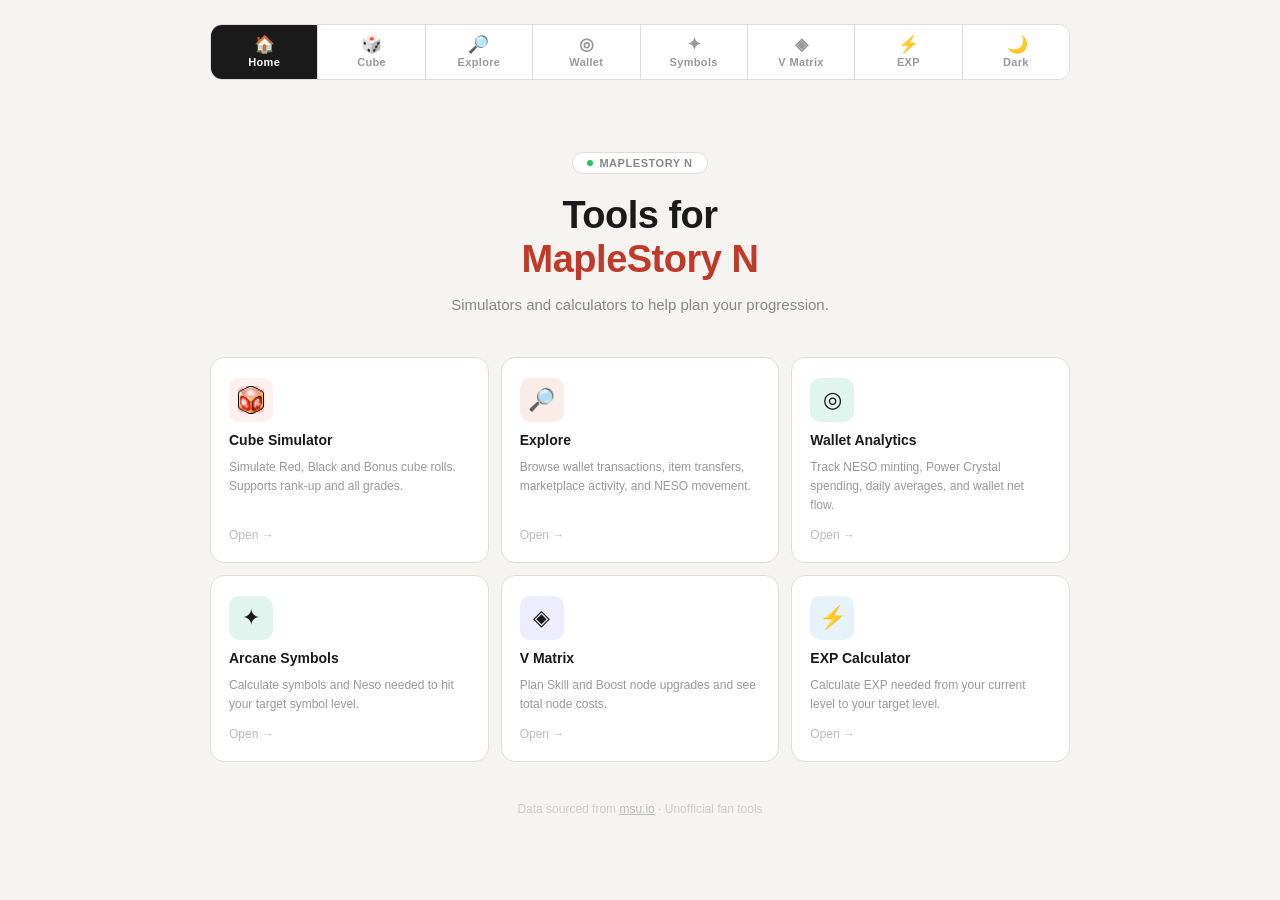
<file: index.html>
<!DOCTYPE html><html lang="en"><head><meta charset="UTF-8"><meta name="viewport" content="width=device-width,initial-scale=1"><title>MSU Tools — MapleStory N</title><style>*, *::before, *::after { box-sizing: border-box; margin: 0; padding: 0; }

  body {
    font-family: -apple-system, BlinkMacSystemFont, 'Segoe UI', sans-serif;
    background: #f5f4f0;
    color: #1a1a1a;
    min-height: 100vh;
    padding: 24px 16px;
  }

  .container {
    max-width: 860px;
    margin: 0 auto;
  }

  /* ── NAV ── */
  .site-nav {
    display: flex;
    gap: 0;
    margin-bottom: 24px;
    border-radius: 12px;
    overflow: hidden;
    border: 1px solid #ddd;
    background: #fff;
  }

  .nav-tab {
    flex: 1;
    padding: 11px 8px;
    text-align: center;
    font-size: 13px;
    font-weight: 600;
    border: none;
    background: #fff;
    color: #999;
    transition: background 0.15s, color 0.15s;
    border-right: 1px solid #ddd;
    display: flex;
    flex-direction: column;
    align-items: center;
    gap: 3px;
    font-family: inherit;
    text-decoration: none;
  }

  .nav-tab:last-child { border-right: none; }

  .nav-tab .nav-icon {
    font-size: 17px;
    line-height: 1;
  }

  .nav-tab .nav-icon-img {
    width: 20px;
    height: 20px;
    object-fit: contain;
  }

  .nav-tab .nav-label {
    font-size: 11px;
    letter-spacing: 0.03em;
  }

  .nav-tab.active {
    background: #1a1a1a;
    color: #fff;
  }

  .nav-tab:not(.active):hover {
    background: #f5f4f0;
    color: #555;
  }

  /* ── HERO ── */
  .hero {
    text-align: center;
    padding: 48px 0 40px;
  }

  .hero-badge {
    display: inline-flex;
    align-items: center;
    gap: 6px;
    background: #fff;
    border: 1px solid #e0ddd5;
    border-radius: 99px;
    padding: 4px 14px;
    font-size: 11px;
    font-weight: 600;
    color: #888;
    letter-spacing: 0.05em;
    text-transform: uppercase;
    margin-bottom: 20px;
  }

  .hero-badge .dot {
    width: 6px;
    height: 6px;
    border-radius: 50%;
    background: #22c55e;
    display: inline-block;
  }

  .hero h1 {
    font-size: 38px;
    font-weight: 700;
    letter-spacing: -0.5px;
    margin-bottom: 12px;
    line-height: 1.15;
  }

  .hero h1 em {
    font-style: normal;
    color: #c0392b;
  }

  .hero p {
    font-size: 15px;
    color: #888;
    max-width: 420px;
    margin: 0 auto;
    line-height: 1.6;
  }

  /* ── TOOL CARDS ── */
  .tools-grid {
    display: grid;
    grid-template-columns: repeat(3, 1fr);
    gap: 12px;
    margin-bottom: 32px;
  }

  @media (max-width: 760px) {
    .tools-grid {
      grid-template-columns: repeat(2, 1fr);
    }
  }

  @media (max-width: 520px) {
    .tools-grid {
      grid-template-columns: 1fr;
    }
  }

  .tool-card {
    background: #fff;
    border: 1px solid #e0ddd5;
    border-radius: 14px;
    padding: 20px 18px;
    text-decoration: none;
    color: inherit;
    transition: border-color 0.15s, transform 0.12s;
    display: flex;
    flex-direction: column;
    gap: 10px;
  }

  .tool-card:hover {
    border-color: #bbb;
    transform: translateY(-2px);
  }

  .tool-card:active {
    transform: translateY(0);
  }

  .tool-icon {
    width: 44px;
    height: 44px;
    border-radius: 10px;
    display: flex;
    align-items: center;
    justify-content: center;
    font-size: 22px;
    flex-shrink: 0;
  }

  .icon-cube   { background: #fdf0ef; }
  .icon-sym    { background: #E1F5EE; }
  .icon-vmat   { background: #EEEDFE; }
  /* .icon-legion { background: #FAECE7; } */
  .icon-exp    { background: #E7F3FA; }
  .icon-wallet { background: #E1F5EE; }
  .icon-explore { background: #FAECE7; }
  .tool-icon img {
    width: 28px;
    height: 28px;
    object-fit: contain;
  }

  .tool-name {
    font-size: 14px;
    font-weight: 700;
  }

  .tool-desc {
    font-size: 12px;
    color: #999;
    line-height: 1.55;
    flex: 1;
  }

  .tool-arrow {
    font-size: 12px;
    color: #bbb;
    margin-top: 4px;
  }

  /* ── FOOTER ── */
  .footer {
    text-align: center;
    font-size: 12px;
    color: #ccc;
    padding: 8px 0 16px;
  }

  .footer a {
    color: #bbb;
  }</style><link rel="stylesheet" href="css/nav.css"><link rel="stylesheet" href="css/theme.css"></head><body><div class="container"><div id="siteNavMount"></div><div class="hero"><div class="hero-badge"><span class="dot"></span> MapleStory N</div><h1>Tools for<br><em>MapleStory N</em></h1><p>Simulators and calculators to help plan your progression.</p></div><div class="tools-grid"><a class="tool-card" href="cube.html"><div class="tool-icon icon-cube"><img src="images/RED.webp" onerror="this.outerHTML='<span style=font-size:22px>🎲</span>'" alt=""></div><div class="tool-name">Cube Simulator</div><div class="tool-desc">Simulate Red, Black and Bonus cube rolls. Supports rank-up and all grades.</div><div class="tool-arrow">Open →</div></a><a class="tool-card" href="explore.html"><div class="tool-icon icon-explore">🔎</div><div class="tool-name">Explore</div><div class="tool-desc">Browse wallet transactions, item transfers, marketplace activity, and NESO movement.</div><div class="tool-arrow">Open →</div></a><a class="tool-card" href="wallet.html"><div class="tool-icon icon-wallet">◎</div><div class="tool-name">Wallet Analytics</div><div class="tool-desc">Track NESO minting, Power Crystal spending, daily averages, and wallet net flow.</div><div class="tool-arrow">Open →</div></a><a class="tool-card" href="symbols.html"><div class="tool-icon icon-sym">✦</div><div class="tool-name">Arcane Symbols</div><div class="tool-desc">Calculate symbols and Neso needed to hit your target symbol level.</div><div class="tool-arrow">Open →</div></a><a class="tool-card" href="vmatrix.html"><div class="tool-icon icon-vmat">◈</div><div class="tool-name">V Matrix</div><div class="tool-desc">Plan Skill and Boost node upgrades and see total node costs.</div><div class="tool-arrow">Open →</div></a><a class="tool-card" href="exp.html"><div class="tool-icon icon-exp">⚡</div><div class="tool-name">EXP Calculator</div><div class="tool-desc">Calculate EXP needed from your current level to your target level.</div><div class="tool-arrow">Open →</div></a></div><div class="footer">Data sourced from <a href="https://msu.io/maplestoryn" target="_blank">msu.io</a> · Unofficial fan tools</div></div><script src="js/theme.js"></script><script src="js/nav.js"></script><script>renderSiteNav('home');</script></body></html>
</file>
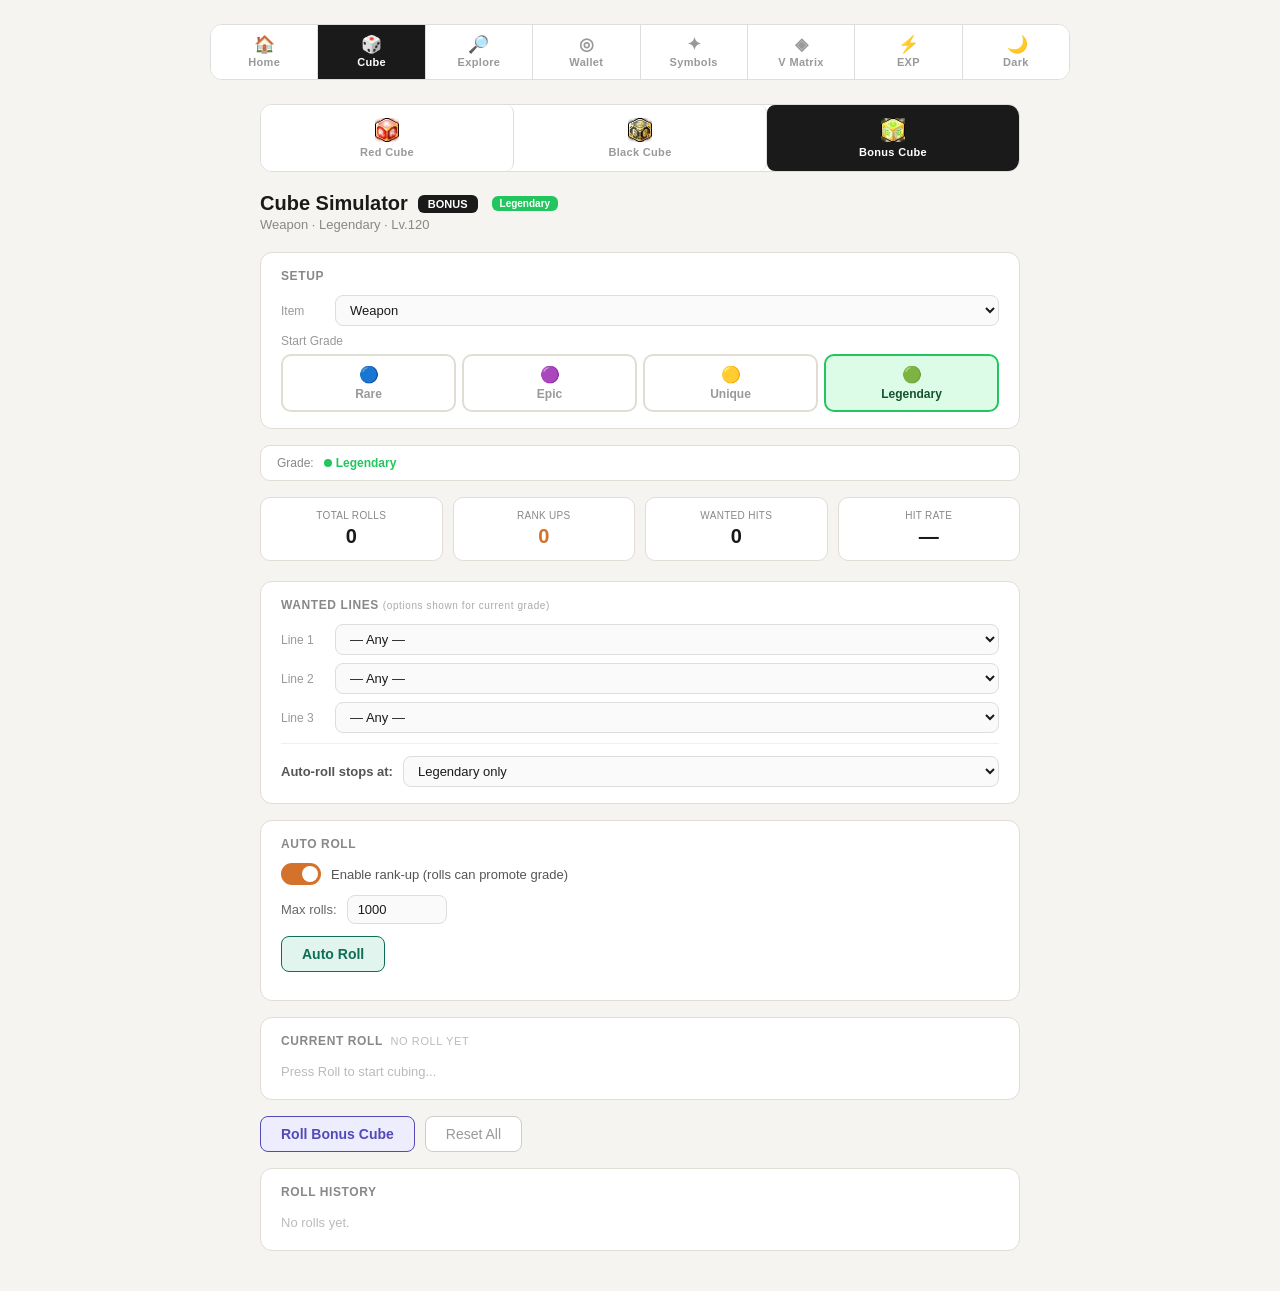
<file: cube.html>
<!DOCTYPE html><html lang="en"><head><meta charset="UTF-8"><meta name="viewport" content="width=device-width,initial-scale=1"><title>MapleStory Cube Simulator</title><link rel="stylesheet" href="css/nav.css"><style>*, *::before, *::after { box-sizing: border-box; margin: 0; padding: 0; }
  body { font-family: -apple-system, BlinkMacSystemFont, 'Segoe UI', sans-serif; background: #f5f4f0; color: #1a1a1a; min-height: 100vh; padding: 24px 16px; }
  .container { max-width: 760px; margin: 0 auto; }

  .pot-tabs { display: flex; gap: 0; margin-bottom: 20px; border-radius: 12px; overflow: hidden; border: 1px solid #ddd; background: #fff; }
  .pot-tab {
    flex: 1; padding: 13px 10px; text-align: center; cursor: pointer;
    font-size: 14px; font-weight: 600; border: none; background: #fff;
    color: #999; transition: background 0.15s, color 0.15s; border-right: 1px solid #ddd;
    display: flex; flex-direction: column; align-items: center; gap: 4px; font-family: inherit;
  }
  .pot-tab:last-child { border-right: none; }
  .pot-tab .tab-icon { font-size: 20px; line-height: 1; width: 24px; height: 24px; object-fit: contain; }
  .pot-tab .tab-label { font-size: 11px; letter-spacing: 0.03em; }
  .pot-tab.active-bpot       { background: #1a1a1a; color: #fff; }
  .pot-tab.active-mpot-red   { background: #c0392b; color: #fff; }
  .pot-tab.active-mpot-black { background: #2c2c2c; color: #fff; }

  .grade-pill { font-size: 10px; font-weight: 700; padding: 2px 8px; border-radius: 6px; vertical-align: middle; margin-left: 4px; }
  .gpill-rare      { background: #3b82f6; color: #fff; }
  .gpill-epic      { background: #7b2d8b; color: #fff; }
  .gpill-unique    { background: #e08b00; color: #fff; }
  .gpill-legendary { background: #22c55e; color: #fff; }

  .sim-header { margin-bottom: 20px; }
  .sim-header h1 { font-size: 20px; font-weight: 700; margin-bottom: 2px; display: flex; align-items: center; gap: 10px; flex-wrap: wrap; }
  .sim-header .sub { font-size: 13px; color: #888; }
  .cube-badge { font-size: 11px; font-weight: 700; padding: 3px 10px; border-radius: 6px; }
  .badge-bpot  { background: #1a1a1a; color: #fff; }
  .badge-red   { background: #c0392b; color: #fff; }
  .badge-black { background: #2c2c2c; color: #fff; }

  .current-grade-bar {
    display: flex; align-items: center; gap: 10px; margin-bottom: 16px;
    background: #fff; border: 1px solid #e0ddd5; border-radius: 10px; padding: 10px 16px;
  }
  .cg-label { font-size: 12px; color: #888; }
  .cg-track { display: flex; gap: 6px; align-items: center; flex: 1; }
  .cg-step { display: flex; align-items: center; gap: 4px; font-size: 12px; font-weight: 600; color: #ccc; }
  .cg-step.done  { color: #2e8b57; }
  .cg-step.doing { color: #22c55e; font-weight: 700; }
  .cg-step .dot { width: 8px; height: 8px; border-radius: 50%; background: currentColor; }
  .cg-arrow { color: #ccc; font-size: 10px; }
  .cg-arrow.done { color: #22c55e; }
  .rank-up-chance { font-size: 11px; color: #888; margin-left: auto; white-space: nowrap; }
  .rank-up-chance b { color: #d4712a; }

  .stats { display: grid; grid-template-columns: repeat(4, 1fr); gap: 10px; margin-bottom: 20px; }
  .stat { background: #fff; border: 1px solid #e0ddd5; border-radius: 10px; padding: 12px; text-align: center; }
  .stat-label { font-size: 10px; color: #888; margin-bottom: 4px; text-transform: uppercase; letter-spacing: 0.03em; }
  .stat-val { font-size: 20px; font-weight: 600; color: #1a1a1a; }
  .stat-val.highlight { color: #d4712a; }

  .card { background: #fff; border: 1px solid #e0ddd5; border-radius: 12px; padding: 16px 20px; margin-bottom: 16px; }
  .card-title { font-size: 12px; font-weight: 600; color: #888; text-transform: uppercase; letter-spacing: 0.05em; margin-bottom: 12px; }

  .wanted-row { display: flex; align-items: center; gap: 10px; margin-bottom: 8px; }
  .wanted-label { font-size: 12px; color: #999; min-width: 44px; }
  .wanted-select { flex: 1; font-size: 13px; padding: 6px 10px; border: 1px solid #ddd; border-radius: 8px; background: #fafafa; color: #1a1a1a; cursor: pointer; outline: none; font-family: inherit; }
  .wanted-select:focus { border-color: #534AB7; }

  .grade-bar { display: flex; gap: 6px; }
  .grade-btn {
    flex: 1; padding: 9px 6px; border-radius: 10px; border: 2px solid #e0ddd5;
    font-size: 12px; font-weight: 700; cursor: pointer; transition: all 0.15s;
    display: flex; flex-direction: column; align-items: center; gap: 3px;
    font-family: inherit; background: #fff; color: #999;
  }
  .grade-btn .grade-icon { font-size: 16px; }
  .grade-btn.active-rare      { background: #dbeafe; border-color: #3b82f6; color: #1e40af; }
  .grade-btn.active-epic      { background: #f0e8f8; border-color: #7b2d8b; color: #52007a; }
  .grade-btn.active-unique    { background: #fff8e0; border-color: #c9940a; color: #7a5500; }
  .grade-btn.active-legendary { background: #dcfce7; border-color: #22c55e; color: #14532d; }

  .target-grade-row { display: flex; align-items: center; gap: 10px; margin-top: 10px; padding-top: 12px; border-top: 1px solid #f0efe8; }
  .target-grade-row label { font-size: 13px; color: #555; min-width: 90px; font-weight: 600; }
  .target-grade-row select { font-size: 13px; padding: 6px 10px; border: 1px solid #ddd; border-radius: 8px; background: #fafafa; color: #1a1a1a; cursor: pointer; outline: none; font-family: inherit; flex: 1; }

  .line-row { display: flex; align-items: center; gap: 10px; padding: 6px 0; border-bottom: 1px solid #f5f4f0; }
  .line-row:last-of-type { border-bottom: none; }
  .line-num { font-size: 12px; color: #bbb; min-width: 16px; }
  .line-name { flex: 1; font-size: 14px; color: #1a1a1a; }
  .badge { font-size: 11px; padding: 2px 9px; border-radius: 6px; font-weight: 500; }
  .badge-prime  { background: #EEEDFE; color: #3C3489; }
  .badge-normal { background: #f0efe8; color: #888; }
  .hit-notice    { margin-top: 8px; font-size: 12px; color: #534AB7; font-weight: 600; }
  .rankup-notice { margin-top: 8px; font-size: 12px; font-weight: 600; padding: 6px 10px; border-radius: 6px; }
  .rankup-to-epic      { background: #f0e8f8; color: #7b2d8b; }
  .rankup-to-unique    { background: #fff8e0; color: #7a5500; }
  .rankup-to-legendary { background: #dcfce7; color: #14532d; }

  .btn-row { display: flex; gap: 10px; margin-bottom: 16px; flex-wrap: wrap; }
  button { padding: 9px 20px; border-radius: 8px; border: 1px solid #ccc; background: #fff; color: #1a1a1a; font-size: 14px; cursor: pointer; transition: background 0.1s, transform 0.05s; font-family: inherit; }
  button:hover { background: #f0efe8; }
  button:active { transform: scale(0.97); }
  .btn-roll { font-weight: 600; }
  .btn-roll-bpot  { border-color: #534AB7; color: #534AB7; background: #EEEDFE; }
  .btn-roll-bpot:hover  { background: #e0ddf8; }
  .btn-roll-red   { border-color: #c0392b; color: #c0392b; background: #fdf0ef; }
  .btn-roll-red:hover   { background: #faddda; }
  .btn-roll-black { border-color: #2c2c2c; color: #2c2c2c; background: #f0f0f0; }
  .btn-roll-black:hover { background: #e4e4e4; }
  .btn-auto { border-color: #0F6E56; color: #0F6E56; font-weight: 600; background: #E1F5EE; }
  .btn-auto:hover { background: #c5eddf; }
  .btn-auto:disabled { opacity: 0.4; cursor: not-allowed; }
  .btn-reset { color: #999; }

  .auto-row { display: flex; align-items: center; gap: 10px; margin-bottom: 12px; flex-wrap: wrap; }
  .auto-row label { font-size: 13px; color: #666; }
  .auto-input { width: 100px; padding: 6px 10px; border: 1px solid #ddd; border-radius: 8px; font-size: 13px; background: #fafafa; color: #1a1a1a; outline: none; font-family: inherit; }
  .auto-input:focus { border-color: #534AB7; }
  .auto-progress { font-size: 12px; color: #888; }

  .rankup-toggle { display: flex; align-items: center; gap: 10px; margin-bottom: 10px; }
  .toggle-switch { position: relative; display: inline-block; width: 40px; height: 22px; }
  .toggle-switch input { opacity: 0; width: 0; height: 0; }
  .slider { position: absolute; cursor: pointer; top:0; left:0; right:0; bottom:0; background:#ccc; border-radius:22px; transition:.3s; }
  .slider:before { position:absolute; content:""; height:16px; width:16px; left:3px; bottom:3px; background:#fff; border-radius:50%; transition:.3s; }
  input:checked + .slider { background: #d4712a; }
  input:checked + .slider:before { transform: translateX(18px); }
  .toggle-label { font-size: 13px; color: #555; }

  .history-list { max-height: 300px; overflow-y: auto; display: flex; flex-direction: column; gap: 4px; }
  .history-item { background: #fafafa; border-radius: 8px; padding: 6px 10px; font-size: 12px; color: #555; display: flex; gap: 8px; align-items: center; border: 1px solid transparent; flex-wrap: wrap; }
  .history-item.is-hit    { background: #EEEDFE; border-color: #c8c4f0; }
  .history-item.is-rankup { background: #fff0e0; border-color: #f0c080; }
  .history-num  { color: #bbb; min-width: 28px; font-size: 11px; }
  .history-lines { flex: 1; line-height: 1.5; min-width: 0; }
  .history-hit-badge    { font-size: 10px; background: #534AB7; color: #fff; padding: 1px 7px; border-radius: 5px; font-weight: 600; flex-shrink: 0; }
  .history-rankup-badge { font-size: 10px; background: #d4712a; color: #fff; padding: 1px 7px; border-radius: 5px; font-weight: 600; flex-shrink: 0; }
  .history-grade-pill { font-size: 10px; padding: 1px 6px; border-radius: 5px; font-weight: 700; flex-shrink: 0; }
  .history-list::-webkit-scrollbar { width: 4px; }
  .history-list::-webkit-scrollbar-thumb { background: #ddd; border-radius: 4px; }

  .summary-box { border-radius: 10px; padding: 12px 16px; margin-bottom: 4px; }
  .summary-green   { background: #E1F5EE; border: 1px solid #9FE1CB; }
  .summary-red-err { background: #FAECE7; border: 1px solid #F5C4B3; }
  .summary-box .sum-title { font-size: 12px; font-weight: 600; margin-bottom: 6px; }
  .summary-green   .sum-title { color: #085041; }
  .summary-red-err .sum-title { color: #712B13; }
  .summary-box .sum-body { font-size: 13px; line-height: 1.6; }
  .summary-green   .sum-body { color: #0F6E56; }
  .summary-red-err .sum-body { color: #993C1D; }
  .hit-list-row { font-size: 12px; color: #0F6E56; padding: 3px 0; border-bottom: 1px solid #9FE1CB44; }
  .hit-list-num { color: #bbb; min-width: 32px; display: inline-block; }

  .empty-note   { font-size: 13px; color: #bbb; padding: 4px 0; }
  .loading-note { font-size: 13px; color: #aaa; padding: 4px 0; font-style: italic; }
  .error-note   { font-size: 13px; color: #c0392b; padding: 4px 0; }</style><link rel="stylesheet" href="css/theme.css"></head><body><div id="siteNavMount"></div><div class="container"><div class="pot-tabs"><button class="pot-tab" id="tab-mpot-red" onclick="switchPot('mpot-red')"><img class="tab-icon" src="images/RED.webp" onerror="this.outerHTML='<span class=tab-icon>🟥</span>'" alt=""> <span class="tab-label">Red Cube</span></button> <button class="pot-tab" id="tab-mpot-black" onclick="switchPot('mpot-black')"><img class="tab-icon" src="images/BLACK.webp" onerror="this.outerHTML='<span class=tab-icon>⬛</span>'" alt=""> <span class="tab-label">Black Cube</span></button> <button class="pot-tab" id="tab-bpot" onclick="switchPot('bpot')"><img class="tab-icon" src="images/ADDITIONAL.webp" onerror="this.outerHTML='<span class=tab-icon>💠</span>'" alt=""> <span class="tab-label">Bonus Cube</span></button></div><div class="sim-header"><h1>Cube Simulator <span class="cube-badge badge-bpot" id="cube-badge">BONUS</span> <span class="grade-pill gpill-legendary" id="header-grade-pill">Legendary</span></h1><p class="sub" id="sim-sub">Weapon · Legendary · Lv.120</p></div><div class="card"><div class="card-title">Setup</div><div class="wanted-row"><span class="wanted-label">Item</span> <select id="item-type" class="wanted-select" onchange="onItemChange()"><option value="weapon">Weapon</option><option value="secondary">Secondary Weapon</option><option value="emblem">Emblem</option><option value="hat">Hat</option><option value="overall">Overall</option><option value="gloves">Gloves</option><option value="accessory">Accessory</option></select></div><div style="margin-bottom:0;"><div style="font-size:12px;color:#999;margin-bottom:6px;">Start Grade</div><div class="grade-bar"><button class="grade-btn" id="gbtn-rare" onclick="setStartGrade('rare')"><span class="grade-icon">🔵</span>Rare</button> <button class="grade-btn" id="gbtn-epic" onclick="setStartGrade('epic')"><span class="grade-icon">🟣</span>Epic</button> <button class="grade-btn" id="gbtn-unique" onclick="setStartGrade('unique')"><span class="grade-icon">🟡</span>Unique</button> <button class="grade-btn active-legendary" id="gbtn-legendary" onclick="setStartGrade('legendary')"><span class="grade-icon">🟢</span>Legendary</button></div></div></div><div class="current-grade-bar"><span class="cg-label">Grade:</span><div class="cg-track" id="grade-track"></div><span class="rank-up-chance" id="rankup-chance-label"></span></div><div class="stats"><div class="stat"><div class="stat-label">Total Rolls</div><div class="stat-val" id="s-total">0</div></div><div class="stat"><div class="stat-label">Rank Ups</div><div class="stat-val highlight" id="s-rankups">0</div></div><div class="stat"><div class="stat-label">Wanted Hits</div><div class="stat-val" id="s-hits">0</div></div><div class="stat"><div class="stat-label">Hit Rate</div><div class="stat-val" id="s-rate">—</div></div></div><div class="card"><div class="card-title">Wanted Lines <span style="font-weight:400;color:#aaa;font-size:10px;text-transform:none;">(options shown for current grade)</span></div><div id="wanted-lines"><div class="loading-note">Loading...</div></div><div class="target-grade-row"><label>Auto-roll stops at:</label> <select id="target-grade"><option value="legendary" selected="selected">Legendary only</option></select></div></div><div class="card"><div class="card-title">Auto Roll</div><div class="rankup-toggle"><label class="toggle-switch"><input type="checkbox" id="rankup-enabled" checked="checked"> <span class="slider"></span></label> <span class="toggle-label">Enable rank-up (rolls can promote grade)</span></div><div class="auto-row"><label>Max rolls:</label> <input class="auto-input" type="number" id="auto-max" value="1000" min="1" max="100000"> <span class="auto-progress" id="auto-progress"></span></div><div class="btn-row" style="margin-bottom:0;"><button class="btn-auto" id="btn-auto" onclick="doAutoRoll()">Auto Roll</button></div><div id="auto-summary" style="margin-top:12px;"></div></div><div class="card"><div class="card-title">Current Roll &nbsp;<span id="roll-label" style="font-size:11px;color:#bbb;font-weight:400;">No roll yet</span></div><div id="result-lines"><div class="empty-note">Press Roll to start cubing...</div></div></div><div class="btn-row"><button class="btn-roll btn-roll-bpot" id="btn-roll" onclick="doRoll()">Roll Bonus Cube</button> <button class="btn-reset" onclick="doReset()">Reset All</button></div><div class="card"><div class="card-title">Roll History</div><div class="history-list" id="history-list"><div class="empty-note">No rolls yet.</div></div></div></div><script src="js/theme.js"></script><script src="js/nav.js"></script><script>renderSiteNav('cube');</script><script>// =============================================
// JSON FILE FORMAT (new multi-grade format):
//
// data/bpot/weapon.json:
// {
//   "rare":      [ ...probabilityInfos array... ],
//   "epic":      [ ...probabilityInfos array... ],
//   "unique":    [ ...probabilityInfos array... ],
//   "legendary": [ ...probabilityInfos array... ]
// }
//
// BACKWARD COMPATIBLE: if your existing files are a plain array [],
// they will be treated as legendary-only automatically.
//
// To generate all files for all grades, run fetch_data.py once.
// =============================================

const GRADE_ORDER = ['rare','epic','unique','legendary'];
const GRADE_LABEL = { rare:'Rare', epic:'Epic', unique:'Unique', legendary:'Legendary' };
const GRADE_ICON  = { rare:'🔵', epic:'🟣', unique:'🟡', legendary:'🟢' };
const ITEM_LABELS = {
  weapon:'Weapon', secondary:'Secondary Weapon', emblem:'Emblem',
  hat:'Hat', overall:'Overall', gloves:'Gloves', accessory:'Accessory'
};

const RANKUP_CHANCE = {
  'bpot':       { rare:4.7619, epic:1.9608, unique:0.4975, legendary:0 },
  'mpot-red':   { rare:6.0,    epic:1.8,    unique:0.3,    legendary:0 },
  'mpot-black': { rare:15.0,   epic:3.5,    unique:1.0,    legendary:0 },
};

// ── STATE ──
let currentPot   = 'bpot';
let currentItem  = 'weapon';
let startGrade   = 'legendary';
let currentGrade = 'legendary';
let fileCache    = {};  // key `pot|item` -> { rare:[...], epic:[...], unique:[...], legendary:[...] }
let totalRolls=0, wantedHits=0, rankUpCount=0, history=[];

// ── DATA PATHS (local JSON) ──
function dataPath(pot, item) {
  if (pot === 'bpot')        return `data/bpot/${item}.json`;
  if (pot === 'mpot-red')    return `data/mpot/red/${item}.json`;
  if (pot === 'mpot-black')  return `data/mpot/black/${item}.json`;
}

async function loadFile(pot, item) {
  const key = `${pot}|${item}`;
  if (fileCache[key]) return fileCache[key];
  try {
    const r = await fetch(dataPath(pot, item));
    if (!r.ok) throw new Error(`HTTP ${r.status}`);
    const json = await r.json();
    // Backward compat: old files are plain arrays (legendary only)
    if (Array.isArray(json)) {
      fileCache[key] = { rare:[], epic:[], unique:[], legendary: json };
    } else {
      fileCache[key] = { rare:[], epic:[], unique:[], legendary:[], ...json };
    }
    return fileCache[key];
  } catch(e) {
    console.error('Load failed:', dataPath(pot, item), e);
    return null;
  }
}

function getGradeData(pot, item, grade) {
  return fileCache[`${pot}|${item}`]?.[grade] || null;
}

// ── SWITCHING ──
function switchPot(pot) { currentPot=pot; currentGrade=startGrade; refreshAll(); }
function onItemChange() { currentItem=document.getElementById('item-type').value; currentGrade=startGrade; refreshAll(); }
function setStartGrade(g) { startGrade=g; currentGrade=g; updateTargetGradeOptions(); refreshAll(); }

// ── REFRESH ──
async function refreshAll() {
  applyTheme(); updateGradeButtons(); updateGradeTrack();
  document.getElementById('wanted-lines').innerHTML = '<div class="loading-note">Loading...</div>';
  const ok = await loadFile(currentPot, currentItem);
  if (!ok) {
    document.getElementById('wanted-lines').innerHTML =
      '<div class="error-note">Failed to load data. Run <b>fetch_data.py</b> first, then serve with: <code>python -m http.server 8080</code></div>';
    return;
  }
  buildWanted(); doReset();
}

// ── THEME ──
function applyTheme() {
  ['bpot','mpot-red','mpot-black'].forEach(p => {
    document.getElementById(`tab-${p}`).className = `pot-tab${currentPot===p ? ` active-${p}` : ''}`;
  });
  const badge=document.getElementById('cube-badge'), btn=document.getElementById('btn-roll');
  const cfg = {
    'bpot':       ['BONUS','badge-bpot','btn-roll btn-roll-bpot','Roll Bonus Cube'],
    'mpot-red':   ['RED','badge-red','btn-roll btn-roll-red','Roll Red Cube'],
    'mpot-black': ['BLACK','badge-black','btn-roll btn-roll-black','Roll Black Cube'],
  }[currentPot];
  badge.textContent=cfg[0]; badge.className=`cube-badge ${cfg[1]}`;
  btn.className=cfg[2]; btn.textContent=cfg[3];
  document.getElementById('sim-sub').textContent =
    `${ITEM_LABELS[currentItem]} · ${GRADE_LABEL[currentGrade]} · Lv.120`;
}

function updateGradeButtons() {
  GRADE_ORDER.forEach(g => {
    document.getElementById(`gbtn-${g}`).className = `grade-btn${g===startGrade ? ` active-${g}` : ''}`;
  });
}

function updateHeaderGrade() {
  const p=document.getElementById('header-grade-pill');
  p.textContent=GRADE_LABEL[currentGrade]; p.className=`grade-pill gpill-${currentGrade}`;
  document.getElementById('sim-sub').textContent =
    `${ITEM_LABELS[currentItem]} · ${GRADE_LABEL[currentGrade]} · Lv.120`;
}

function updateGradeTrack() {
  const enabled = document.getElementById('rankup-enabled').checked;
  const c=document.getElementById('grade-track'); c.innerHTML='';
  const si=GRADE_ORDER.indexOf(startGrade);
  for (let i=si; i<GRADE_ORDER.length; i++) {
    const g=GRADE_ORDER[i], ci=GRADE_ORDER.indexOf(currentGrade);
    if (i>si) {
      const a=document.createElement('span');
      a.className='cg-arrow'+(ci>i?' done':''); a.textContent='›'; c.appendChild(a);
    }
    const s=document.createElement('span');
    s.className='cg-step'+(ci>i?' done':g===currentGrade?' doing':'');
    s.innerHTML=`<span class="dot"></span>${GRADE_LABEL[g]}`; c.appendChild(s);
  }
  const cl=document.getElementById('rankup-chance-label');
  cl.innerHTML = (!enabled||currentGrade==='legendary') ? '' :
    `Rank-up: <b>${RANKUP_CHANCE[currentPot][currentGrade]}%</b>`;
}

function updateTargetGradeOptions() {
  const sel=document.getElementById('target-grade');
  const si=GRADE_ORDER.indexOf(startGrade); sel.innerHTML='';
  for (let i=si; i<GRADE_ORDER.length; i++) {
    const g=GRADE_ORDER[i], o=document.createElement('option');
    o.value=g;
    o.textContent = i===GRADE_ORDER.length-1 ? `${GRADE_LABEL[g]} only` :
                    i===si                    ? `${GRADE_LABEL[g]} (any)` :
                    `${GRADE_LABEL[g]} or above`;
    if (g==='legendary'||i===GRADE_ORDER.length-1) o.selected=true;
    sel.appendChild(o);
  }
}

// ── BUILD WANTED ──
function buildWanted() {
  const info=getGradeData(currentPot,currentItem,currentGrade);
  const c=document.getElementById('wanted-lines');

  // Save current selections before rebuilding
  const saved=[0,1,2].map(i=>document.getElementById(`want-${i}`)?.value||'');

  c.innerHTML='';
  if (!info?.length) {
    c.innerHTML=`<div class="error-note">No data for ${GRADE_LABEL[currentGrade]}. Run <b>fetch_data.py</b> to download all grades.</div>`;
    return;
  }
  const lc=Math.min(3,info.length);
  for (let i=0; i<lc; i++) {
    const opts=(info[i]?.probabilityInfo||[]).map(x=>x.optionDescription);
    const row=document.createElement('div'); row.className='wanted-row';
    row.innerHTML=`<span class="wanted-label">Line ${i+1}</span>
      <select class="wanted-select" id="want-${i}">
        <option value="">— Any —</option>
        ${opts.map(o=>`<option value="${o}">${o}</option>`).join('')}
      </select>`;
    c.appendChild(row);
    // Restore saved value if it still exists in the new option list
    if (saved[i]) {
      const sel=document.getElementById(`want-${i}`);
      if ([...sel.options].some(o=>o.value===saved[i])) sel.value=saved[i];
    }
  }
}

// ── PICK / ROLL ──
function pick(list) {
  if (!list?.length) return 'No Option';
  let r=Math.random()*100, s=0;
  for (let x of list) { s+=parseFloat(x.probability); if(r<=s) return x.optionDescription; }
  return list[list.length-1].optionDescription;
}
function rollOnce(info) {
  if (!info?.length) return ['No Data','No Data','No Data'];
  return [
    pick(info[0]?.probabilityInfo),
    pick((info[1]||info[0])?.probabilityInfo),
    pick((info[2]||info[1]||info[0])?.probabilityInfo),
  ];
}
function checkRankUp() {
  if (!document.getElementById('rankup-enabled').checked || currentGrade==='legendary') return false;
  return Math.random()*100 < (RANKUP_CHANCE[currentPot][currentGrade]||0);
}
function isPrime(l) { return /\+12%|\+10%|\+18%|\+40%|\+30%|\+35%|Levels: \+2/.test(l||''); }

// ── WANTED CHECK ──
const SVM = {
  "ATT: +9%":{f:"ATT_PCT",v:9},"ATT: +12%":{f:"ATT_PCT",v:12},
  "Magic ATT: +9%":{f:"MATT_PCT",v:9},"Magic ATT: +12%":{f:"MATT_PCT",v:12},
  "STR : +6%":{f:"STR",v:6},"STR : +9%":{f:"STR",v:9},"STR : +12%":{f:"STR",v:12},
  "DEX : +6%":{f:"DEX",v:6},"DEX : +9%":{f:"DEX",v:9},"DEX : +12%":{f:"DEX",v:12},
  "INT : +6%":{f:"INT",v:6},"INT : +9%":{f:"INT",v:9},"INT : +12%":{f:"INT",v:12},
  "LUK : +6%":{f:"LUK",v:6},"LUK : +9%":{f:"LUK",v:9},"LUK : +12%":{f:"LUK",v:12},
  "All Stats: +6%":{f:"ALLSTAT",v:6},"All Stats: +9%":{f:"ALLSTAT",v:9},
  "Damage: +9%":{f:"DMG",v:9},"Damage: +12%":{f:"DMG",v:12},
  "Boss Damage: +12%":{f:"BOSS",v:12},"Boss Damage: +18%":{f:"BOSS",v:18},
  "Boss Damage: +30%":{f:"BOSS",v:30},"Boss Damage: +35%":{f:"BOSS",v:35},"Boss Damage: +40%":{f:"BOSS",v:40},
  "DEF Ignored: +4%":{f:"IED",v:4},"DEF Ignored: +5%":{f:"IED",v:5},
  "DEF Ignored: +30%":{f:"IED",v:30},"DEF Ignored: +35%":{f:"IED",v:35},"DEF Ignored: +40%":{f:"IED",v:40},
  "Critical Rate: +9%":{f:"CRITRATE",v:9},"Critical Rate: +12%":{f:"CRITRATE",v:12},
  "Critical Damage: +1%":{f:"CRITDMG",v:1},"Critical Damage: +3%":{f:"CRITDMG",v:3},"Critical Damage: +8%":{f:"CRITDMG",v:8},
  "Max HP: +7%":{f:"HP",v:7},"Max HP: +10%":{f:"HP",v:10},
  "Max MP: +7%":{f:"MP",v:7},"Max MP: +10%":{f:"MP",v:10},
  "STR per 10 Character Levels: +1":{f:"STR_LV",v:1},"STR per 10 Character Levels: +2":{f:"STR_LV",v:2},
  "DEX per 10 Character Levels: +1":{f:"DEX_LV",v:1},"DEX per 10 Character Levels: +2":{f:"DEX_LV",v:2},
  "INT per 10 Character Levels: +1":{f:"INT_LV",v:1},"INT per 10 Character Levels: +2":{f:"INT_LV",v:2},
  "LUK per 10 Character Levels: +1":{f:"LUK_LV",v:1},"LUK per 10 Character Levels: +2":{f:"LUK_LV",v:2},
  "ATT per 10 Character Levels: +1":{f:"ATT_LV",v:1},
  "M. ATT per 10 Character Levels: +1":{f:"MATT_LV",v:1},
};
function sbf(lines){const t={};for(let l of lines){const e=SVM[l];if(e)t[e.f]=(t[e.f]||0)+e.v;}return t;}
function getWanted(){return[0,1,2].map(i=>document.getElementById(`want-${i}`)?.value||'');}
function anyWantedSet(){return getWanted().some(x=>x!=='');}
function checkWanted(lines){
  const wanted=getWanted().filter(x=>x!=='');
  if(!wanted.length)return false;
  const mw={},ew=[];
  for(let w of wanted){const e=SVM[w];if(e)mw[e.f]=(mw[e.f]||0)+e.v;else ew.push(w);}
  const r=sbf(lines);
  for(let[f,n]of Object.entries(mw)){if((r[f]||0)<n)return false;}
  const pool=[...lines];
  for(let req of ew){const i=pool.indexOf(req);if(i===-1)return false;pool.splice(i,1);}
  return true;
}
function gradeMetTarget(){
  const t=document.getElementById('target-grade')?.value||'legendary';
  return GRADE_ORDER.indexOf(currentGrade)>=GRADE_ORDER.indexOf(t);
}

// ── SINGLE ROLL ──
function doRoll() {
  const info=getGradeData(currentPot,currentItem,currentGrade);
  if(!info?.length){alert('No data for this grade. Run fetch_data.py first.');return;}
  const didRankUp=checkRankUp();
  let rankedUpTo=null;
  if(didRankUp){
    const ci=GRADE_ORDER.indexOf(currentGrade);
    if(ci<GRADE_ORDER.length-1){
      rankedUpTo=GRADE_ORDER[ci+1]; currentGrade=rankedUpTo; rankUpCount++;
      updateHeaderGrade(); updateGradeTrack(); applyTheme(); buildWanted();
    }
  }
  const rollInfo=getGradeData(currentPot,currentItem,currentGrade)||info;
  const lines=rollOnce(rollInfo);
  totalRolls++;
  const hit=checkWanted(lines);
  if(hit)wantedHits++;
  history.unshift({num:totalRolls,lines,hit,rankedUpTo,grade:currentGrade});
  updateResult(lines,hit,rankedUpTo); updateStats(); updateHistory();
}

// ── AUTO ROLL ──
function doAutoRoll(){
  const hasWanted=anyWantedSet();
  const targetGrade=document.getElementById('target-grade')?.value||'legendary';
  if(!hasWanted && targetGrade===startGrade){
    document.getElementById('auto-summary').innerHTML=
      '<div style="font-size:13px;color:#c0392b;margin-top:4px;">Set at least one Wanted Line, or choose a higher target grade.</div>';
    return;
  }
  const maxRolls=Math.min(parseInt(document.getElementById('auto-max').value)||1000,100000);
  const btn=document.getElementById('btn-auto'); btn.disabled=true;
  document.getElementById('auto-summary').innerHTML='';
  let rolled=0; const hits=[],rankUps=[];

  function chunk(){
    const end=Math.min(rolled+1000,maxRolls);
    while(rolled<end){
      const info=getGradeData(currentPot,currentItem,currentGrade);
      if(!info?.length)break;
      const didRankUp=checkRankUp(); let rankedUpTo=null;
      if(didRankUp){
        const ci=GRADE_ORDER.indexOf(currentGrade);
        if(ci<GRADE_ORDER.length-1){
          rankedUpTo=GRADE_ORDER[ci+1]; currentGrade=rankedUpTo; rankUpCount++;
          rankUps.push({num:totalRolls+1,from:GRADE_ORDER[ci],to:rankedUpTo});
          history.unshift({num:totalRolls+1,lines:[],hit:false,rankedUpTo,grade:rankedUpTo,isRankUpEvent:true});
          updateGradeTrack(); updateHeaderGrade();
        }
      }
      const rollInfo=getGradeData(currentPot,currentItem,currentGrade)||info;
      const lines=rollOnce(rollInfo); rolled++; totalRolls++;
      const hit=checkWanted(lines);
      if(hit){wantedHits++;hits.push({num:totalRolls,lines,grade:currentGrade});}
      history.unshift({num:totalRolls,lines,hit,rankedUpTo,grade:currentGrade});
      if(gradeMetTarget()&&(!hasWanted||hit))break;
    }
    document.getElementById('auto-progress').textContent=
      `${rolled.toLocaleString()} / ${maxRolls.toLocaleString()} rolled...`;
    updateStats(); applyTheme();
    const stop=rolled>=maxRolls||(gradeMetTarget()&&(!hasWanted||hits.length>0));
    if(!stop){setTimeout(chunk,0);return;}
    btn.disabled=false;
    document.getElementById('auto-progress').textContent='';
    if(history.length>200)history=history.slice(0,200);
    updateHistory(); buildWanted(); showAutoSummary(rolled,hits,rankUps);
  }
  chunk();
}

// ── UI UPDATES ──
function updateResult(lines,hit,rankedUpTo){
  document.getElementById('roll-label').textContent=
    `Roll #${totalRolls.toLocaleString()} · ${GRADE_ICON[currentGrade]} ${GRADE_LABEL[currentGrade]}`;
  let html=lines.map((l,i)=>
    `<div class="line-row">
      <span class="line-num">${i+1}</span>
      <span class="line-name">${l}</span>
      <span class="badge ${(i===0||isPrime(l))?'badge-prime':'badge-normal'}">${(i===0||isPrime(l))?'Prime':'Normal'}</span>
    </div>`).join('');
  if(rankedUpTo)html+=`<div class="rankup-notice rankup-to-${rankedUpTo}">⬆ Ranked up to ${GRADE_ICON[rankedUpTo]} ${GRADE_LABEL[rankedUpTo]}!</div>`;
  if(hit)html+='<div class="hit-notice">✓ Wanted lines matched!</div>';
  document.getElementById('result-lines').innerHTML=html;
}
function updateStats(){
  document.getElementById('s-total').textContent=totalRolls.toLocaleString();
  document.getElementById('s-rankups').textContent=rankUpCount.toLocaleString();
  document.getElementById('s-hits').textContent=wantedHits.toLocaleString();
  document.getElementById('s-rate').textContent=totalRolls>0?((wantedHits/totalRolls)*100).toFixed(2)+'%':'—';
}
function gpHtml(grade){
  const c={rare:'#3b82f6',epic:'#7b2d8b',unique:'#c9940a',legendary:'#22c55e'};
  return `<span class="history-grade-pill" style="background:${c[grade]||'#aaa'};color:#fff;">${GRADE_LABEL[grade]||grade}</span>`;
}
function updateHistory(){
  const c=document.getElementById('history-list');
  if(!history.length){c.innerHTML='<div class="empty-note">No rolls yet.</div>';return;}
  c.innerHTML=history.slice(0,200).map(h=>{
    if(h.isRankUpEvent)return`<div class="history-item is-rankup">
      <span class="history-num">#${h.num}</span>
      <span class="history-lines">⬆ Ranked up to ${GRADE_LABEL[h.rankedUpTo]||h.rankedUpTo}!</span>
      <span class="history-rankup-badge">RANK UP</span>${gpHtml(h.grade)}</div>`;
    return`<div class="history-item ${h.hit?'is-hit':''}">
      <span class="history-num">#${h.num}</span>
      <span class="history-lines">${h.lines.join(' · ')}</span>
      ${h.hit?'<span class="history-hit-badge">HIT</span>':''}
      ${h.rankedUpTo?`<span class="history-rankup-badge">⬆${GRADE_LABEL[h.rankedUpTo]}</span>`:''}
      ${gpHtml(h.grade)}</div>`;
  }).join('');
}
function showAutoSummary(rolled,hits,rankUps){
  let html='';
  if(rankUps.length){
    html+=`<div class="summary-box" style="background:#fff8ee;border:1px solid #f0c080;margin-bottom:8px;">
      <div class="sum-title" style="color:#7a4400;">⬆ ${rankUps.length} Rank-Up${rankUps.length>1?'s':''} in ${rolled.toLocaleString()} rolls</div>
      <div class="sum-body" style="color:#a05000;">${rankUps.slice(0,5).map(r=>`Roll #${r.num}: ${GRADE_LABEL[r.from]} → ${GRADE_LABEL[r.to]}`).join('<br>')}${rankUps.length>5?`<br>...and ${rankUps.length-5} more`:''}</div>
    </div>`;
  }
  if(!hits.length){
    html+=`<div class="summary-box summary-red-err">
      <div class="sum-title">No wanted-line hits in ${rolled.toLocaleString()} rolls</div>
      <div class="sum-body">Try more rolls or loosen your wanted lines. Current grade: ${GRADE_LABEL[currentGrade]}.</div>
    </div>`;
  } else {
    const avg=(rolled/hits.length).toFixed(1);
    const rows=hits.slice(0,20).map(r=>
      `<div class="hit-list-row"><span class="hit-list-num">#${r.num}</span>${r.lines.join(' · ')} ${gpHtml(r.grade)}</div>`).join('');
    const more=hits.length>20?`<div style="font-size:11px;color:#888;margin-top:6px;">...and ${hits.length-20} more hits</div>`:'';
    html+=`<div class="summary-box summary-green">
      <div class="sum-title">${hits.length} hit${hits.length>1?'s':''} in ${rolled.toLocaleString()} rolls — avg 1 per ${avg} rolls</div>
      <div class="sum-body" style="margin-bottom:8px;">Matching rolls:</div>${rows}${more}
    </div>`;
  }
  document.getElementById('auto-summary').innerHTML=html;
}
function doReset(){
  totalRolls=0;wantedHits=0;rankUpCount=0;history=[];currentGrade=startGrade;
  // Clear dropdowns first so buildWanted() doesn't restore old selections on reset
  [0,1,2].forEach(i=>{ const s=document.getElementById(`want-${i}`); if(s) s.value=''; });
  document.getElementById('result-lines').innerHTML='<div class="empty-note">Press Roll to start cubing...</div>';
  document.getElementById('roll-label').textContent='No roll yet';
  document.getElementById('auto-summary').innerHTML='';
  document.getElementById('auto-progress').textContent='';
  updateStats();updateHistory();updateHeaderGrade();updateGradeTrack();applyTheme();buildWanted();
}

// ── INIT ──
async function init(){
  applyTheme();updateGradeButtons();updateGradeTrack();updateTargetGradeOptions();
  await loadFile(currentPot,currentItem);
  buildWanted();updateStats();
}
init();</script></body></html>
</file>
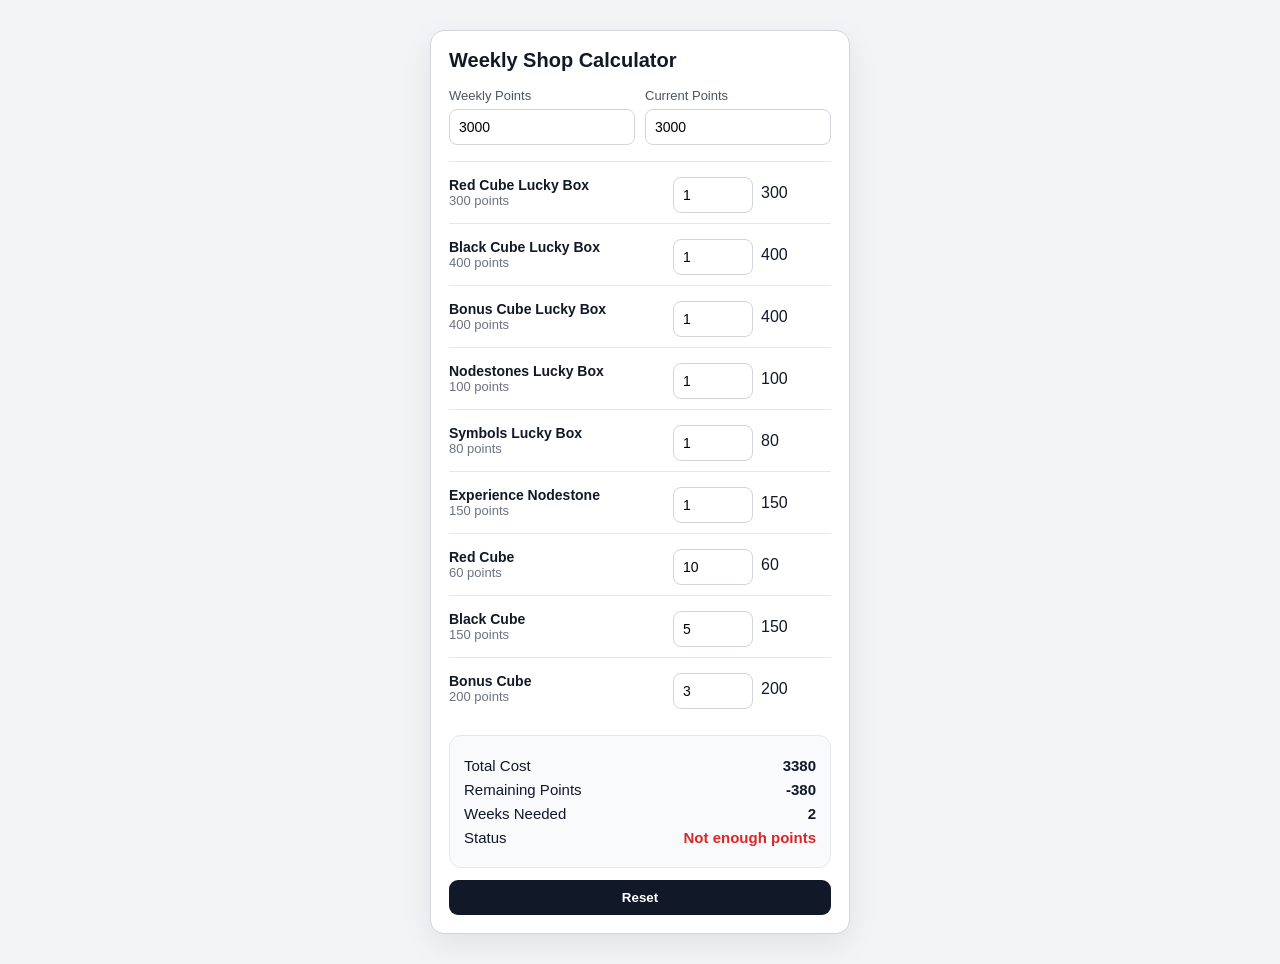
<file: event.html>
<!DOCTYPE html><html lang="en"><head><meta charset="UTF-8"><meta name="viewport" content="width=device-width,initial-scale=1"><title>Weekly Shop Calculator</title><style>* {
    box-sizing: border-box;
  }

  body {
    margin: 0;
    font-family: Arial, sans-serif;
    background: #f3f4f6;
    color: #111827;
    display: flex;
    justify-content: center;
    padding: 30px;
  }

  .app {
    width: 420px;
    background: white;
    border: 1px solid #d1d5db;
    border-radius: 14px;
    padding: 18px;
    box-shadow: 0 10px 30px rgba(0,0,0,0.08);
  }

  h1 {
    font-size: 20px;
    margin: 0 0 14px;
  }

  .top {
    display: grid;
    grid-template-columns: 1fr 1fr;
    gap: 10px;
    margin-bottom: 16px;
  }

  label {
    font-size: 13px;
    color: #4b5563;
  }

  input {
    width: 100%;
    padding: 9px;
    border: 1px solid #d1d5db;
    border-radius: 8px;
    margin-top: 5px;
    font-size: 14px;
  }

  .item {
    display: grid;
    grid-template-columns: 1fr 80px 70px;
    gap: 8px;
    align-items: center;
    padding: 10px 0;
    border-top: 1px solid #e5e7eb;
  }

  .name {
    font-size: 14px;
    font-weight: 600;
  }

  .cost {
    font-size: 13px;
    color: #6b7280;
  }

  .summary {
    margin-top: 16px;
    background: #f9fafb;
    border: 1px solid #e5e7eb;
    border-radius: 12px;
    padding: 14px;
  }

  .row {
    display: flex;
    justify-content: space-between;
    margin: 7px 0;
    font-size: 15px;
  }

  .good {
    color: #047857;
    font-weight: bold;
  }

  .bad {
    color: #dc2626;
    font-weight: bold;
  }

  button {
    width: 100%;
    margin-top: 12px;
    padding: 10px;
    border: 0;
    border-radius: 9px;
    background: #111827;
    color: white;
    font-weight: bold;
    cursor: pointer;
  }

  button:hover {
    background: #000;
  }</style></head><body><div class="app"><h1>Weekly Shop Calculator</h1><div class="top"><div><label>Weekly Points</label> <input id="weeklyPoints" type="number" value="3000"></div><div><label>Current Points</label> <input id="currentPoints" type="number" value="3000"></div></div><div id="items"></div><div class="summary"><div class="row"><span>Total Cost</span> <strong id="totalCost">0</strong></div><div class="row"><span>Remaining Points</span> <strong id="remaining">3000</strong></div><div class="row"><span>Weeks Needed</span> <strong id="weeksNeeded">0</strong></div><div class="row"><span>Status</span> <strong id="status" class="good">OK</strong></div></div><button onclick="resetAll()">Reset</button></div><script>const shopItems = [
  { name: "Red Cube Lucky Box", cost: 300, defaultQty: 1 },
  { name: "Black Cube Lucky Box", cost: 400, defaultQty: 1 },
  { name: "Bonus Cube Lucky Box", cost: 400, defaultQty: 1 },
  { name: "Nodestones Lucky Box", cost: 100, defaultQty: 1 },
  { name: "Symbols Lucky Box", cost: 80, defaultQty: 1 },
  { name: "Experience Nodestone", cost: 150, defaultQty: 1 },


  { name: "Red Cube", cost: 60, limit: 10, defaultQty: 10 },
  { name: "Black Cube", cost: 150, limit: 5, defaultQty: 5 },
  { name: "Bonus Cube", cost: 200, limit: 3, defaultQty: 3 },

  // Add more items here later
];

const itemsContainer = document.getElementById("items");

function renderItems() {
  itemsContainer.innerHTML = "";

  shopItems.forEach((item, index) => {
    const div = document.createElement("div");
    div.className = "item";

    div.innerHTML = `
      <div>
        <div class="name">${item.name}</div>
        <div class="cost">${item.cost} points</div>
      </div>

      <input 
        type="number" 
        min="0" 
        value="${item.defaultQty || 0}"
        id="qty-${index}" 
        oninput="calculate()"
      >

      <div>${item.cost}</div>
    `;

    itemsContainer.appendChild(div);
  });
}

function calculate() {
  const weeklyPoints = Number(document.getElementById("weeklyPoints").value) || 0;
  const currentPoints = Number(document.getElementById("currentPoints").value) || 0;

  let total = 0;

  shopItems.forEach((item, index) => {
    const qty = Number(document.getElementById(`qty-${index}`).value) || 0;
    total += item.cost * qty;
  });

  const remaining = currentPoints - total;
  const weeksNeeded = weeklyPoints > 0 ? Math.ceil(total / weeklyPoints) : 0;

  document.getElementById("totalCost").textContent = total;
  document.getElementById("remaining").textContent = remaining;
  document.getElementById("weeksNeeded").textContent = weeksNeeded;

  const status = document.getElementById("status");

  if (remaining >= 0) {
    status.textContent = "OK";
    status.className = "good";
  } else {
    status.textContent = "Not enough points";
    status.className = "bad";
  }
}

function resetAll() {
  shopItems.forEach((item, index) => {
    document.getElementById(`qty-${index}`).value = item.defaultQty || 0;
  });

  calculate();
}

document.getElementById("weeklyPoints").addEventListener("input", calculate);
document.getElementById("currentPoints").addEventListener("input", calculate);

renderItems();
calculate();</script></body></html>
</file>
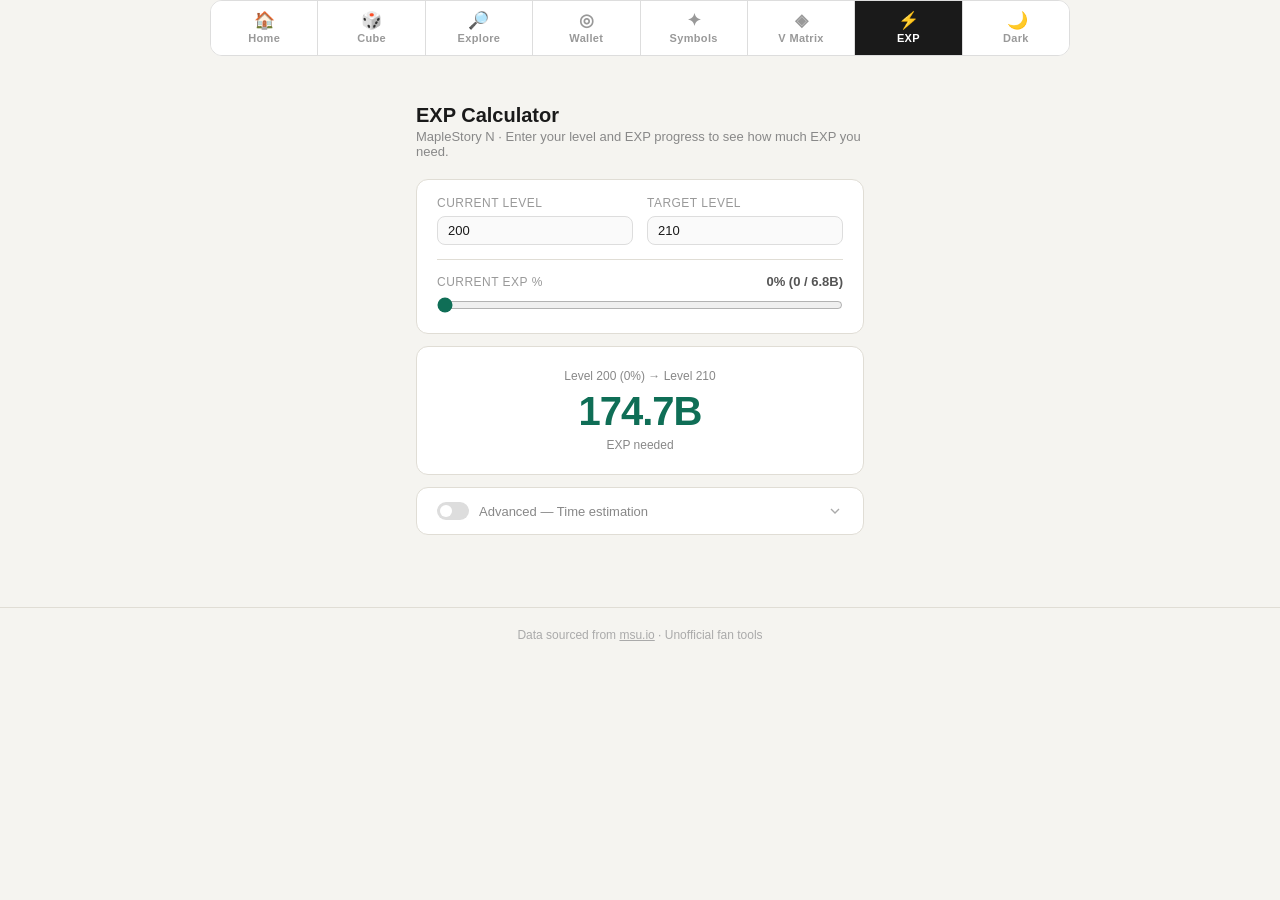
<file: exp.html>
<!DOCTYPE html><html lang="en"><head><meta charset="UTF-8"><meta name="viewport" content="width=device-width,initial-scale=1"><title>EXP Calculator — MapleStory N</title><link rel="stylesheet" href="css/nav.css"><style>*, *::before, *::after { box-sizing: border-box; margin: 0; padding: 0; }

  body { font-family: -apple-system, BlinkMacSystemFont, 'Segoe UI', sans-serif; background: #f5f4f0; color: #1a1a1a; min-height: 100vh; }

  /* LAYOUT */
  main { max-width: 480px; margin: 0 auto; padding: 24px 16px 60px; }

  .page-header { margin-bottom: 20px; }
  .page-header h1 { font-size: 20px; font-weight: 700; margin-bottom: 2px; }
  .page-header p { font-size: 13px; color: #888; }

  /* CARD */
  .card { background: #fff; border: 1px solid #e0ddd5; border-radius: 12px; padding: 16px 20px; margin-bottom: 12px; }
  .card-title { font-size: 12px; font-weight: 600; color: #888; text-transform: uppercase; letter-spacing: 0.05em; margin-bottom: 12px; }

  .grid2 { display: grid; grid-template-columns: 1fr 1fr; gap: 14px; }

  .field { display: flex; flex-direction: column; gap: 6px; }
  .field label { font-size: 12px; color: #999; font-weight: 500; text-transform: uppercase; letter-spacing: 0.04em; }
  .field input[type="number"] { width: 100%; font-size: 13px; padding: 6px 10px; border: 1px solid #ddd; border-radius: 8px; background: #fafafa; color: #1a1a1a; outline: none; font-family: inherit; transition: border-color 0.15s; }
  .field input[type="number"]:focus { border-color: #534AB7; }

  /* SLIDER */
  .slider-row { display: flex; align-items: center; justify-content: space-between; margin-bottom: 8px; }
  .slider-row label { font-size: 12px; color: #999; font-weight: 500; text-transform: uppercase; letter-spacing: 0.04em; }
  .slider-row span { font-size: 13px; color: #555; font-weight: 600; }
  input[type="range"] { width: 100%; accent-color: #0F6E56; margin-bottom: 4px; }

  /* RESULT */
  .result-card { background: #fff; border: 1px solid #e0ddd5; border-radius: 12px; padding: 22px; text-align: center; margin-bottom: 12px; }
  .result-route { font-size: 12px; color: #888; margin-bottom: 6px; }
  .result-num { font-size: 40px; font-weight: 700; letter-spacing: -1px; color: #0F6E56; }
  .result-unit { font-size: 12px; color: #888; margin-top: 4px; }

  /* ADVANCED TOGGLE */
  .adv-toggle { display: flex; align-items: center; gap: 10px; cursor: pointer; user-select: none; padding: 14px 20px; background: #fff; border: 1px solid #e0ddd5; border-radius: 12px; margin-bottom: 12px; transition: background 0.15s; }
  .adv-toggle:hover { background: #f5f4f0; }
  .adv-toggle span { font-size: 13px; color: #888; }
  .adv-toggle .chevron { margin-left: auto; color: #aaa; transition: transform 0.2s; }
  .adv-toggle.open .chevron { transform: rotate(180deg); }

  /* SWITCH */
  .switch { position: relative; width: 32px; height: 18px; flex-shrink: 0; }
  .switch input { opacity: 0; width: 0; height: 0; }
  .switch-track { position: absolute; inset: 0; background: #ddd; border-radius: 9px; transition: background 0.2s; }
  .switch input:checked + .switch-track { background: #0F6E56; }
  .switch-thumb { position: absolute; top: 3px; left: 3px; width: 12px; height: 12px; border-radius: 50%; background: white; transition: left 0.2s; }
  .switch input:checked ~ .switch-thumb { left: 17px; }

  /* ADV PANEL */
  .adv-panel { display: none; }
  .adv-panel.open { display: block; }

  .time-result-card { background: #fff; border: 1px solid #e0ddd5; border-radius: 12px; padding: 20px; margin-bottom: 12px; }
  .time-result-grid { display: grid; grid-template-columns: 1fr 1fr 1fr; gap: 10px; margin-top: 14px; }
  .time-stat { background: #f5f4f0; border-radius: 8px; padding: 12px; text-align: center; }
  .time-stat .val { font-size: 20px; font-weight: 600; color: #1a1a1a; }
  .time-stat .lbl { font-size: 11px; color: #888; margin-top: 2px; }

  .error-msg { font-size: 12px; color: #e53e3e; margin-top: 10px; display: none; }
  .divider { border: none; border-top: 1px solid #e0ddd5; margin: 14px 0; }

  footer { text-align: center; padding: 20px; font-size: 12px; color: #aaa; border-top: 1px solid #e0ddd5; }
  footer a { color: #aaa; }</style><link rel="stylesheet" href="css/theme.css"></head><body><div id="siteNavMount"></div><main><div class="page-header"><h1>EXP Calculator</h1><p>MapleStory N · Enter your level and EXP progress to see how much EXP you need.</p></div><div class="card"><div class="grid2"><div class="field"><label>Current Level</label> <input type="number" id="curLv" min="1" max="249" value="200"></div><div class="field"><label>Target Level</label> <input type="number" id="tgtLv" min="2" max="250" value="210"></div></div><hr class="divider"><div class="slider-row"><label>Current EXP %</label> <span id="expDisplay">0% (0 / 0)</span></div><input type="range" id="expSlider" min="0" max="99" value="0" step="1"><p class="error-msg" id="errorMsg"></p></div><div class="result-card" id="resultCard"><div class="result-route" id="resultRoute">Level 200 (0%) → Level 210</div><div class="result-num" id="resultNum">—</div><div class="result-unit">EXP needed</div></div><div class="adv-toggle" id="advToggle" onclick="toggleAdv()"><label class="switch" onclick="event.stopPropagation()"><input type="checkbox" id="advCheck" onchange="toggleAdv()"><div class="switch-track"></div><div class="switch-thumb"></div></label> <span>Advanced — Time estimation</span> <svg class="chevron" width="16" height="16" viewBox="0 0 24 24" fill="none" stroke="currentColor" stroke-width="2"><polyline points="6 9 12 15 18 9"/></svg></div><div class="adv-panel" id="advPanel"><div class="card"><div class="field"><label>EXP gained per minute</label> <input type="number" id="expPerMin" min="1" placeholder="e.g. 500000000" value=""></div><p style="font-size:12px;color:#888;margin-top:8px;">Tip: supports shorthand — type <strong style="color:#1a1a1a">500m</strong>, <strong style="color:#1a1a1a">1.2b</strong>, etc. (or raw numbers)</p><p style="font-size:12px;color:#888;margin-top:4px;">To find your EXP/min: check your EXP bar after exactly 1 minute of grinding.</p></div><div class="time-result-card" id="timeCard"><div class="result-route" id="timeRoute">Time to reach target</div><div class="time-result-grid" id="timeGrid"><div class="time-stat"><div class="val" id="tDays">—</div><div class="lbl">Days</div></div><div class="time-stat"><div class="val" id="tHours">—</div><div class="lbl">Hours</div></div><div class="time-stat"><div class="val" id="tMins">—</div><div class="lbl">Minutes</div></div></div></div></div></main><footer>Data sourced from <a href="https://msu.io/maplestoryn" target="_blank">msu.io</a> · Unofficial fan tools</footer><script src="js/theme.js"></script><script src="js/nav.js"></script><script>renderSiteNav('exp');</script><script>const EXP = {1:15,2:34,3:57,4:92,5:135,6:372,7:560,8:840,9:1242,10:1304,11:1317,12:1330,13:1343,14:1356,15:1627,16:1952,17:2342,18:2810,19:3372,20:4383,21:5259,22:6310,23:7572,24:9086,25:10903,26:13083,27:15699,28:18838,29:22605,30:24865,31:26108,32:27413,33:28783,34:30222,35:36266,36:43519,37:52222,38:62666,39:75199,40:82718,41:89335,42:96481,43:104199,44:112534,45:123787,46:133689,47:144384,48:155934,49:168408,50:181880,51:196430,52:212144,53:229115,54:247444,55:267239,56:288618,57:311707,58:336643,59:363574,60:381752,61:400839,62:420880,63:441924,64:464020,65:498821,66:536232,67:576449,68:619682,69:666158,70:732773,71:787730,72:846809,73:910319,74:978592,75:1056879,76:1125576,77:1198738,78:1276655,79:1359637,80:1448013,81:1542133,82:1642371,83:1749125,84:1862818,85:1983901,86:2112854,87:2250189,88:2396451,89:2552220,90:2718114,91:2894791,92:3082952,93:3283343,94:3496760,95:3724049,96:3966112,97:4223909,98:4498463,99:4790863,100:5653218,101:5653218,102:5653218,103:5653218,104:5653218,105:5992411,106:6351955,107:6764832,108:7204546,109:7672841,110:8133211,111:8661869,112:9224890,113:9824507,114:10463099,115:11092932,116:11812815,117:12578789,118:13395308,119:14266447,120:15123041,121:16106685,122:17154164,123:18530420,124:19456000,125:19980968,126:21963877,127:23265370,128:24781776,129:26540439,130:28492656,131:30539744,132:32448778,133:34455302,134:36560363,135:39149756,136:41943035,137:44740152,138:47710787,139:50702381,140:55638667,141:59263859,142:63131062,143:67239057,144:71432978,145:78192140,146:82575724,147:87388922,148:92655081,149:98385163,150:108073001,151:115847859,152:122585374,153:130177435,154:138657232,155:150999055,156:160918984,157:169751810,158:179774309,159:190611136,160:207984648,161:220982140,162:234534334,163:248851889,164:264009992,165:288131394,166:308040174,167:325529900,168:345890510,169:368264802,170:404242591,171:430001576,172:457511298,173:486920982,174:514907895,175:566178063,176:603068271,177:643047253,178:684665486,179:723411526,180:797044198,181:844793761,182:895650249,183:947742633,184:1005380323,185:1107050028,186:1171526334,187:1243407069,188:1317613868,189:1396918450,190:1536000602,191:1628699589,192:1726209668,193:1830164389,194:1940001027,195:2133841206,196:2262619116,197:2399798537,198:2543521822,199:2694292163,200:6763374200,201:8085286697,202:9696231061,203:11620493797,204:13958564470,205:16660989580,206:19919070578,207:24230767994,208:29009200448,209:34730489272,210:73389143631,211:77915507147,212:83076005093,213:88470636955,214:94326117855,215:100525547581,216:107158677592,217:114219327029,218:121711255305,219:129664561297,220:257522891462,221:268221003632,222:279465009143,223:291265714240,224:303635285313,225:316588139893,226:330140706019,227:344306782822,228:359101034774,229:374540143898,230:749773164038,231:757989143891,232:770234975537,233:783073716394,234:796023745567,235:810195068795,236:824593338267,237:839213718161,238:854058826595,239:869132817795,240:1754894086821,241:1777019804063,242:1799762143703,243:1823123667408,244:1847109005798,245:1871722856830,246:1896969819581,247:1922854622730,248:1949381660285,249:1976556141279};

function fmt(n) {
  if (n >= 1e15) return (n/1e15).toFixed(1).replace(/\.0$/,'') + 'Q';
  if (n >= 1e12) return (n/1e12).toFixed(1).replace(/\.0$/,'') + 'T';
  if (n >= 1e9)  return (n/1e9).toFixed(1).replace(/\.0$/,'') + 'B';
  if (n >= 1e6)  return (n/1e6).toFixed(1).replace(/\.0$/,'') + 'M';
  if (n >= 1e3)  return (n/1e3).toFixed(1).replace(/\.0$/,'') + 'K';
  return n.toLocaleString();
}

function parseInput(s) {
  if (!s) return null;
  s = s.trim().toLowerCase().replace(/,/g, '');
  const m = s.match(/^(\d+\.?\d*)\s*([kmbtq]?)$/);
  if (!m) return null;
  const n = parseFloat(m[1]);
  const mult = {'':{1:1},'k':1e3,'m':1e6,'b':1e9,'t':1e12,'q':1e15}[m[2]] ?? ({'':1,'k':1e3,'m':1e6,'b':1e9,'t':1e12,'q':1e15}[m[2]]);
  const map = {'':1,'k':1e3,'m':1e6,'b':1e9,'t':1e12,'q':1e15};
  return n * (map[m[2]] ?? 1);
}

function calcEXP(cur, pct, tgt) {
  let rem = (EXP[cur] ?? 0) * (1 - pct / 100);
  for (let lv = cur + 1; lv < tgt; lv++) rem += EXP[lv] ?? 0;
  return Math.ceil(rem);
}

let lastEXPNeeded = null;

function update() {
  const cur = parseInt(document.getElementById('curLv').value);
  const tgt = parseInt(document.getElementById('tgtLv').value);
  const pct = parseInt(document.getElementById('expSlider').value);
  const curExp = EXP[cur] ?? 0;
  const haveExp = Math.floor(pct / 100 * curExp);
  const errEl = document.getElementById('errorMsg');

  document.getElementById('expDisplay').textContent =
    pct + '% (' + fmt(haveExp) + ' / ' + fmt(curExp) + ')';
  document.getElementById('resultRoute').textContent =
    'Level ' + cur + ' (' + pct + '%) → Level ' + tgt;
  document.getElementById('timeRoute').textContent =
    'Time to reach Level ' + tgt;

  if (isNaN(cur) || isNaN(tgt) || cur < 1 || cur > 249 || tgt <= cur || tgt > 250) {
    errEl.textContent = 'Target must be greater than current level (max 250).';
    errEl.style.display = 'block';
    document.getElementById('resultNum').textContent = '—';
    lastEXPNeeded = null;
    updateTime();
    return;
  }
  errEl.style.display = 'none';
  lastEXPNeeded = calcEXP(cur, pct, tgt);
  document.getElementById('resultNum').textContent = fmt(lastEXPNeeded);
  updateTime();
}

function updateTime() {
  const epmRaw = document.getElementById('expPerMin').value;
  const epm = parseInput(epmRaw);
  const days = document.getElementById('tDays');
  const hours = document.getElementById('tHours');
  const mins = document.getElementById('tMins');

  if (!lastEXPNeeded || !epm || epm <= 0) {
    days.textContent = '—'; hours.textContent = '—'; mins.textContent = '—';
    return;
  }
  const totalMins = lastEXPNeeded / epm;
  const d = Math.floor(totalMins / 1440);
  const h = Math.floor((totalMins % 1440) / 60);
  const m = Math.floor(totalMins % 60);
  days.textContent = d;
  hours.textContent = h;
  mins.textContent = m;
}

function toggleAdv() {
  const check = document.getElementById('advCheck');
  const toggle = document.getElementById('advToggle');
  const panel = document.getElementById('advPanel');
  // sync checkbox if clicked on outer div
  if (event && event.target === toggle) check.checked = !check.checked;
  const open = check.checked;
  toggle.classList.toggle('open', open);
  panel.classList.toggle('open', open);
}

document.getElementById('curLv').addEventListener('input', () => {
  const cur = parseInt(document.getElementById('curLv').value);
  const tgt = parseInt(document.getElementById('tgtLv').value);
  if (!isNaN(cur) && !isNaN(tgt) && tgt <= cur)
    document.getElementById('tgtLv').value = Math.min(cur + 1, 250);
  update();
});
document.getElementById('tgtLv').addEventListener('input', update);
document.getElementById('expSlider').addEventListener('input', update);
document.getElementById('expPerMin').addEventListener('input', updateTime);

update();</script></body></html>
</file>
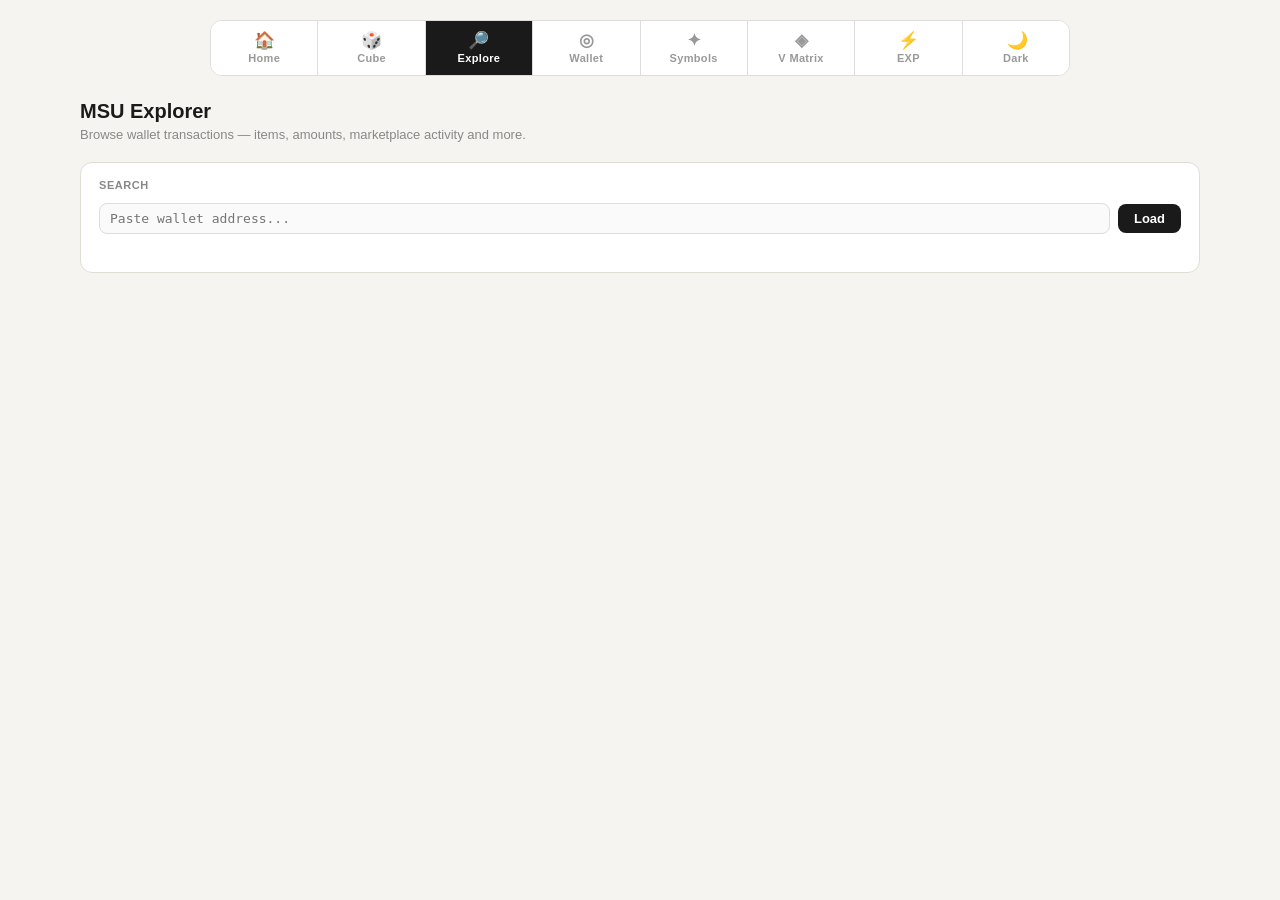
<file: explore.html>
<!DOCTYPE html><html lang="en"><head><meta charset="UTF-8"><meta name="viewport" content="width=device-width,initial-scale=1"><meta name="color-scheme" content="light"><title>MSU Wallet Explorer</title><link rel="stylesheet" href="css/nav.css"><link rel="stylesheet" href="css/wallet.css"><link rel="stylesheet" href="css/explore-theme.css"><link rel="stylesheet" href="css/theme.css"></head><body><div class="wrap explorer-wrap" id="appRoot"><div id="siteNavMount"></div><div style="margin-bottom:4px"><h1>MSU Explorer</h1></div><p class="sub">Browse wallet transactions — items, amounts, marketplace activity and more.</p><div class="card"><div class="card-title">Search</div><div class="search-row explorer-search-row"><input id="walletInput" type="text" placeholder="Paste wallet address..." spellcheck="false" autocomplete="off" autocapitalize="off" inputmode="text" value=""> <button class="btn" id="fetchBtn" onclick="loadFirstPage()">Load</button></div><div id="status"></div></div><div id="results" class="hidden"><div class="card"><div class="explorer-filter-bar"><div class="filter-row" id="filterRow"><button class="pill active" data-filter="all">All</button> <button class="pill" data-filter="marketplace">Marketplace</button> <button class="pill" data-filter="power">Power Crystal</button> <button class="pill" data-filter="swap">Deposit / Withdraw</button> <button class="pill" data-filter="mint">Mint</button> <button class="pill" data-filter="transfer">Transfer</button> <button class="pill" data-filter="token">NESO Transfer</button></div><input id="searchInput" class="filter-search" type="text" placeholder="Search address, tx hash, item..." oninput="renderExplorerTable()"></div></div><div class="card"><div class="explorer-table-head"><div class="card-title" style="margin-bottom:0">Transactions</div><div class="pager-row"><button class="btn-sm" id="prevBtn" onclick="loadPrevPage()" disabled="disabled">Previous</button> <span id="pageLabel">Page 1</span> <button class="btn-sm" id="nextBtn" onclick="loadNextPage()" disabled="disabled">Next</button></div></div><div style="overflow-x:auto"><table class="tx-table explorer-table"><thead><tr><th style="width:90px">Time</th><th style="width:90px">Action</th><th style="width:48px">Item</th><th style="width:50px">Qty</th><th style="width:150px">Amount</th><th style="width:190px">From → To</th><th style="width:140px">Tx Hash</th></tr></thead><tbody id="txBody"></tbody></table><div style="display:flex;justify-content:space-between;align-items:center;margin-top:12px"><label class="show-per-page-label">Show<div class="custom-select" id="displaySizeWrap"><span class="custom-select-val" id="displaySizeVal">10</span><svg class="custom-select-arrow" viewBox="0 0 10 6" fill="none"><path d="M1 1l4 4 4-4" stroke="currentColor" stroke-width="1.5" stroke-linecap="round"/></svg><ul class="custom-select-opts" id="displaySizeOpts"><li data-val="10" class="active">10</li><li data-val="20">20</li><li data-val="50">50</li><li data-val="100">100</li></ul></div>per page</label><div class="pager-row"><button class="btn-sm" id="prevBtn2" onclick="loadPrevPage()" disabled="disabled">Previous</button> <span id="pageLabel2">Page 1</span> <button class="btn-sm" id="nextBtn2" onclick="loadNextPage()" disabled="disabled">Next</button></div></div></div></div></div></div><script src="js/theme.js"></script><script src="js/nav.js"></script><script>renderSiteNav('explore');</script><script src="js/glacier.js"></script><script type="module" src="js/explore.js"></script></body></html>
</file>
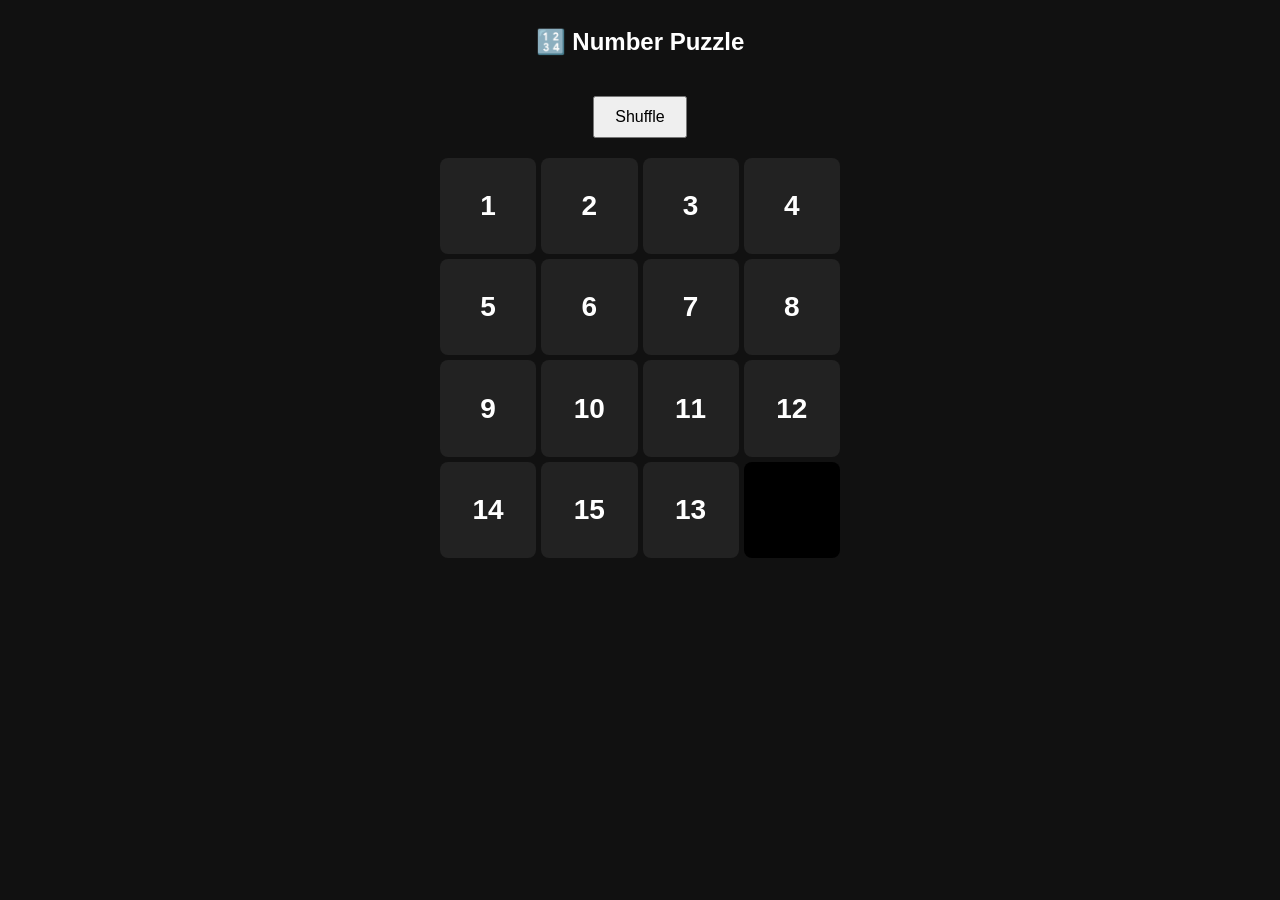
<file: puzzle.html>
<!DOCTYPE html>
<html lang="en">
<head>
<meta charset="UTF-8">
<title>Number Puzzle</title>
<style>
  body {
    background: #111;
    display: flex;
    flex-direction: column;
    align-items: center;
    color: white;
    font-family: Arial;
  }

  h2 {
    margin-top: 20px;
  }

  #board {
    width: 400px;
    height: 400px;
    display: grid;
    grid-template-columns: repeat(4, 1fr);
    gap: 5px;
    margin-top: 20px;
  }

  .tile {
    background: #222;
    display: flex;
    justify-content: center;
    align-items: center;
    font-size: 28px;
    font-weight: bold;
    border-radius: 8px;
    cursor: pointer;
    transition: 0.2s;
  }

  .tile:hover {
    background: #333;
  }

  .empty {
    background: black;
    cursor: default;
  }

  button {
    margin-top: 20px;
    padding: 10px 20px;
    font-size: 16px;
    cursor: pointer;
  }
</style>
</head>
<body>

<h2>🔢 Number Puzzle</h2>
<button onclick="shuffle()">Shuffle</button>

<div id="board"></div>

<script>
const board = document.getElementById("board");

let state = [
  1, 2, 3, 4,
  5, 6, 7, 8,
  9,10,11,12,
 14,15,13,0
];

function render() {
  board.innerHTML = "";

  state.forEach((num, i) => {
    const tile = document.createElement("div");

    if (num === 0) {
      tile.className = "tile empty";
    } else {
      tile.className = "tile";
      tile.textContent = num;
    }

    tile.addEventListener("click", () => move(i));
    board.appendChild(tile);
  });
}

function move(index) {
  const emptyIndex = state.indexOf(0);

  const canMove =
    (index === emptyIndex - 1 && index % 4 !== 3) ||
    (index === emptyIndex + 1 && index % 4 !== 0) ||
    (index === emptyIndex - 4) ||
    (index === emptyIndex + 4);

  if (canMove) {
    [state[index], state[emptyIndex]] = [state[emptyIndex], state[index]];
    render();
  }
}

function shuffle() {
  for (let i = 0; i < 200; i++) {
    const rand = Math.floor(Math.random() * 16);
    move(rand);
  }
}

render();
</script>

</body>
</html>
</file>
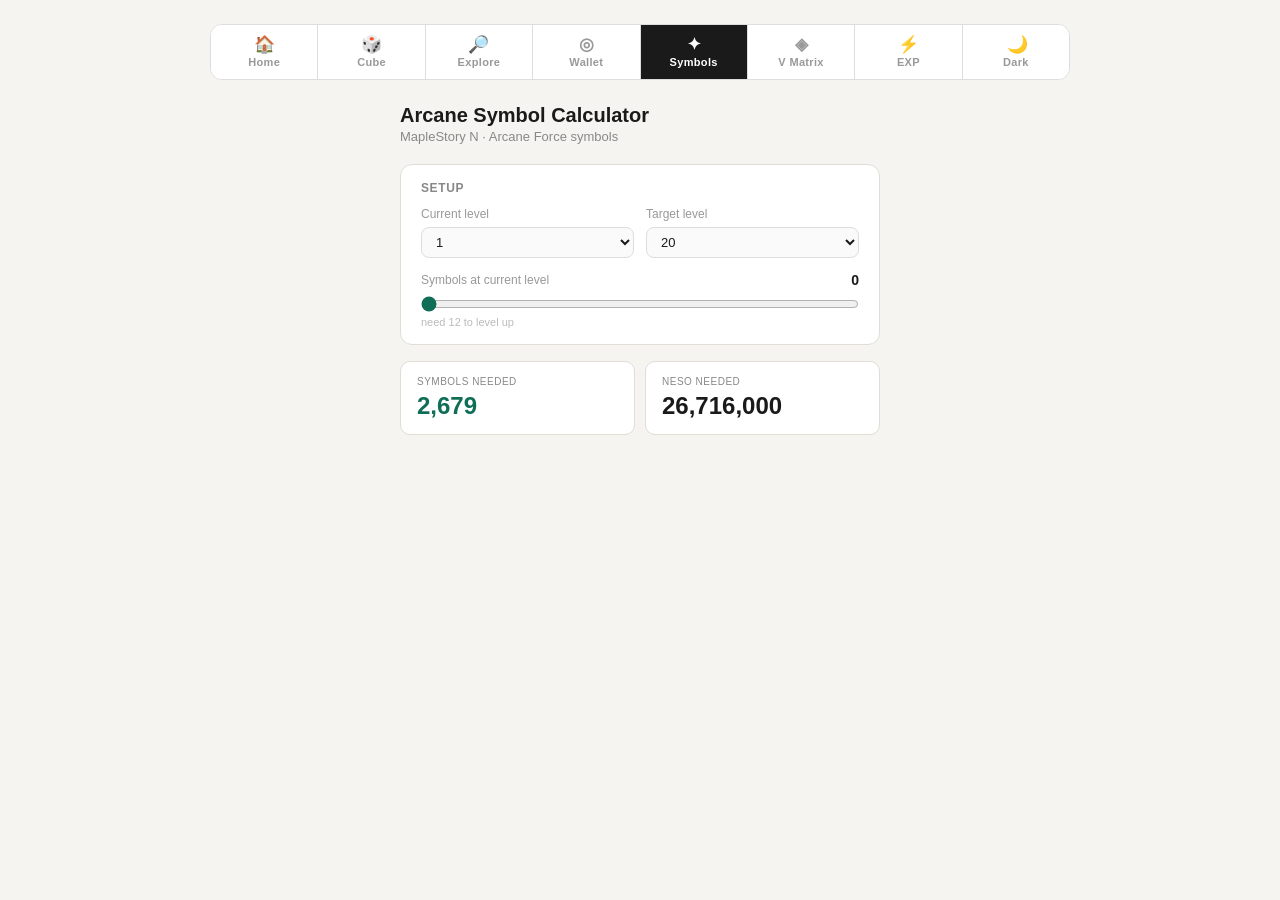
<file: symbols.html>
<!DOCTYPE html><html lang="en"><head><meta charset="UTF-8"><meta name="viewport" content="width=device-width,initial-scale=1"><title>Arcane Symbol Calculator</title><link rel="stylesheet" href="css/nav.css"><style>*, *::before, *::after { box-sizing: border-box; margin: 0; padding: 0; }
  body { font-family: -apple-system, BlinkMacSystemFont, 'Segoe UI', sans-serif; background: #f5f4f0; color: #1a1a1a; min-height: 100vh; padding: 24px 16px; }
  .container { max-width: 480px; margin: 0 auto; }

  /* ── HEADER ── */
  .sim-header { margin-bottom: 20px; }
  .sim-header h1 { font-size: 20px; font-weight: 700; margin-bottom: 2px; }
  .sim-header .sub { font-size: 13px; color: #888; }

  /* ── CARDS ── */
  .card { background: #fff; border: 1px solid #e0ddd5; border-radius: 12px; padding: 16px 20px; margin-bottom: 16px; }
  .card-title { font-size: 12px; font-weight: 600; color: #888; text-transform: uppercase; letter-spacing: 0.05em; margin-bottom: 12px; }

  /* ── FORM ── */
  .row { display: flex; gap: 12px; margin-bottom: 14px; }
  .field { flex: 1; }
  .field label { font-size: 12px; color: #999; display: block; margin-bottom: 6px; }
  .wanted-select { width: 100%; font-size: 13px; padding: 6px 10px; border: 1px solid #ddd; border-radius: 8px; background: #fafafa; color: #1a1a1a; cursor: pointer; outline: none; font-family: inherit; }
  .wanted-select:focus { border-color: #534AB7; }

  .slider-row { margin-bottom: 0; }
  .slider-header { display: flex; justify-content: space-between; align-items: center; margin-bottom: 8px; }
  .slider-header span { font-size: 12px; color: #999; }
  .slider-header strong { font-size: 14px; font-weight: 600; color: #1a1a1a; }
  input[type=range] { width: 100%; accent-color: #0F6E56; margin-bottom: 4px; }
  .slider-hint { font-size: 11px; color: #bbb; }

  /* ── METRICS ── */
  .metrics { display: grid; grid-template-columns: 1fr 1fr; gap: 10px; }
  .metric { background: #fff; border: 1px solid #e0ddd5; border-radius: 10px; padding: 14px 16px; }
  .metric-label { font-size: 10px; color: #888; margin-bottom: 5px; text-transform: uppercase; letter-spacing: 0.05em; }
  .metric-val { font-size: 24px; font-weight: 600; color: #1a1a1a; }
  .metric-val.green { color: #0F6E56; }</style><link rel="stylesheet" href="css/theme.css"></head><body><div id="siteNavMount"></div><div class="container"><div class="sim-header"><h1>Arcane Symbol Calculator</h1><p class="sub">MapleStory N · Arcane Force symbols</p></div><div class="card"><div class="card-title">Setup</div><div class="row"><div class="field"><label>Current level</label> <select id="curLv" class="wanted-select"></select></div><div class="field"><label>Target level</label> <select id="tgtLv" class="wanted-select"></select></div></div><div class="slider-row"><div class="slider-header"><span>Symbols at current level</span> <strong id="symVal">0</strong></div><input type="range" id="symSlider" min="0" max="12" value="0" step="1"><div class="slider-hint" id="symHint">need 12 to level up</div></div></div><div class="metrics"><div class="metric"><div class="metric-label">Symbols needed</div><div class="metric-val green" id="mSymbols">0</div></div><div class="metric"><div class="metric-label">Neso needed</div><div class="metric-val" id="mNeso">0</div></div></div></div><script src="js/theme.js"></script><script src="js/nav.js"></script><script>renderSiteNav('symbols');</script><script>const COSTS = [12,15,20,27,36,47,60,75,92,111,132,155,180,207,236,267,300,335,372];
const NESO  = [227000,308000,392000,479000,573000,674000,784000,904000,
               1037000,1184000,1345000,1525000,1721000,1936000,2174000,
               2434000,2718000,3028000,3273000];

const curLvEl  = document.getElementById('curLv');
const tgtLvEl  = document.getElementById('tgtLv');
const slider   = document.getElementById('symSlider');
const symValEl = document.getElementById('symVal');
const symHint  = document.getElementById('symHint');

for (let i = 1; i <= 20; i++) {
  curLvEl.innerHTML += `<option value="${i}">${i}</option>`;
  tgtLvEl.innerHTML += `<option value="${i}">${i}</option>`;
}
tgtLvEl.value = 20;

function fmt(n) { return n.toLocaleString(); }

function calc() {
  const cur  = parseInt(curLvEl.value);
  const tgt  = parseInt(tgtLvEl.value);
  const have = parseInt(slider.value);

  const maxAtCur = COSTS[cur - 1];
  slider.max = maxAtCur - 1;
  if (parseInt(slider.value) >= maxAtCur) slider.value = 0;
  symValEl.textContent = slider.value;
  symHint.textContent  = `need ${maxAtCur} to level up`;

  if (tgt <= cur) {
    document.getElementById('mSymbols').textContent = '0';
    document.getElementById('mNeso').textContent    = '0';
    return;
  }

  let totalSymbols = 0, totalNeso = 0;
  for (let i = cur - 1; i < tgt - 1; i++) {
    totalSymbols += COSTS[i];
    totalNeso    += NESO[i];
  }

  const remaining = Math.max(0, totalSymbols - have);
  document.getElementById('mSymbols').textContent = fmt(remaining);
  document.getElementById('mNeso').textContent    = fmt(totalNeso);
}

function syncTarget() {
  const cur = parseInt(curLvEl.value);
  for (let i = 0; i < tgtLvEl.options.length; i++) {
    tgtLvEl.options[i].disabled = parseInt(tgtLvEl.options[i].value) <= cur;
  }
  if (parseInt(tgtLvEl.value) <= cur) tgtLvEl.value = Math.min(cur + 1, 20);
  slider.value = 0;
  calc();
}

curLvEl.addEventListener('change', syncTarget);
tgtLvEl.addEventListener('change', calc);
slider.addEventListener('input', calc);
syncTarget();</script></body></html>
</file>
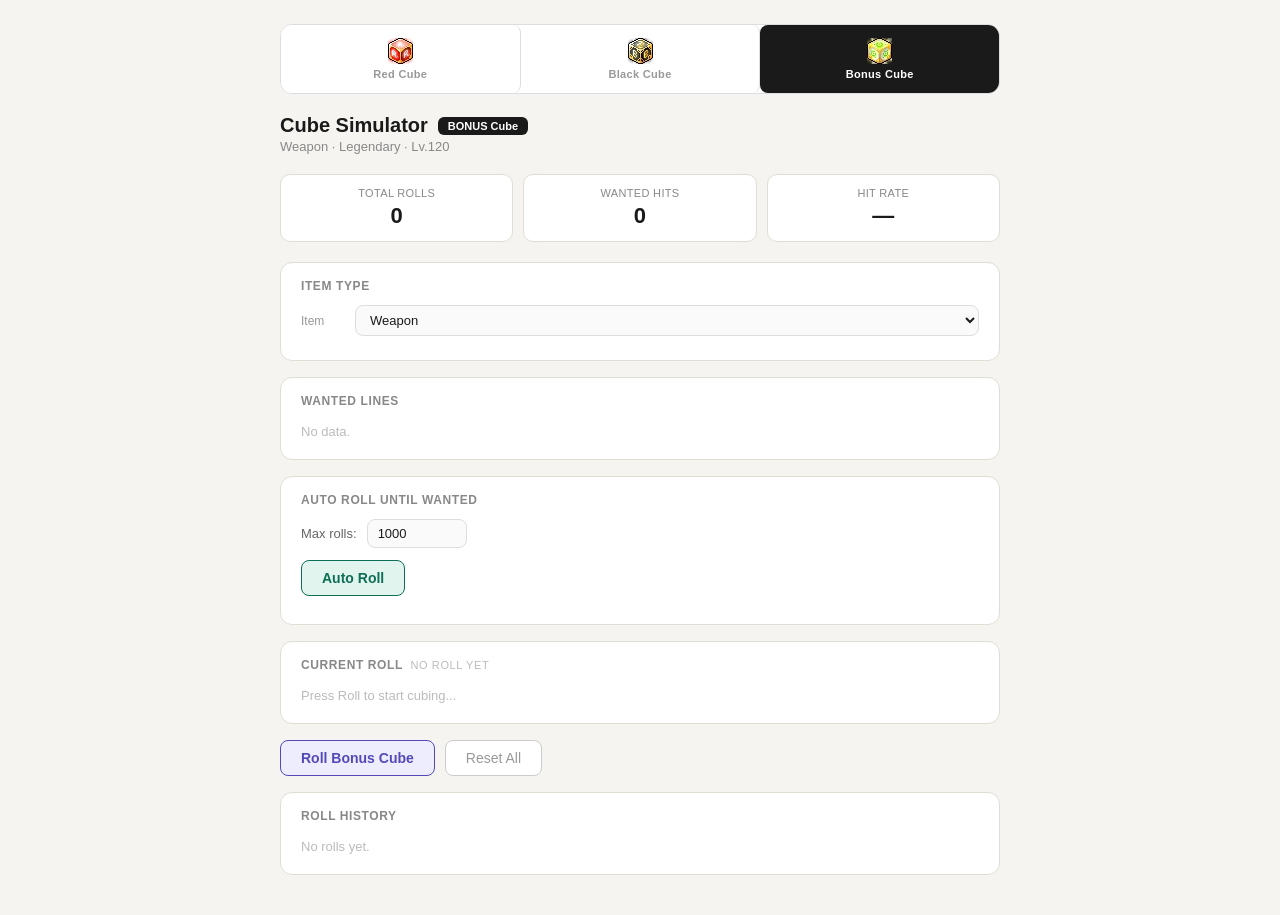
<file: test.html>
<!DOCTYPE html>
<html lang="en">
<head>
<meta charset="UTF-8">
<meta name="viewport" content="width=device-width, initial-scale=1.0">
<title>MapleStory Cube Simulator</title>
<style>
  *, *::before, *::after { box-sizing: border-box; margin: 0; padding: 0; }
  body { font-family: -apple-system, BlinkMacSystemFont, 'Segoe UI', sans-serif; background: #f5f4f0; color: #1a1a1a; min-height: 100vh; padding: 24px 16px; }
  .container { max-width: 720px; margin: 0 auto; }

  /* ── POT TYPE TABS ── */
  .pot-tabs { display: flex; gap: 0; margin-bottom: 20px; border-radius: 12px; overflow: hidden; border: 1px solid #ddd; background: #fff; }
  .pot-tab {
    flex: 1; padding: 13px 10px; text-align: center; cursor: pointer;
    font-size: 14px; font-weight: 600; border: none; background: #fff;
    color: #999; transition: background 0.15s, color 0.15s; border-right: 1px solid #ddd;
    display: flex; flex-direction: column; align-items: center; gap: 4px;
    font-family: inherit;
  }
  .pot-tab:last-child { border-right: none; }
  .pot-tab .tab-icon { font-size: 20px; line-height: 1; }
  .pot-tab .tab-label { font-size: 11px; letter-spacing: 0.03em; }
  .pot-tab.active-bpot  { background: #1a1a1a; color: #fff; }
  .pot-tab.active-mpot-red   { background: #c0392b; color: #fff; }
  .pot-tab.active-mpot-black { background: #2c2c2c; color: #fff; }

  /* ── HEADER ── */
  .sim-header { margin-bottom: 20px; }
  .sim-header h1 { font-size: 20px; font-weight: 700; margin-bottom: 2px; display: flex; align-items: center; gap: 10px; }
  .sim-header .sub { font-size: 13px; color: #888; }
  .cube-badge { font-size: 11px; font-weight: 700; padding: 3px 10px; border-radius: 6px; }
  .badge-bpot  { background: #1a1a1a; color: #fff; }
  .badge-red   { background: #c0392b; color: #fff; }
  .badge-black { background: #2c2c2c; color: #fff; }

  /* ── STATS ── */
  .stats { display: grid; grid-template-columns: repeat(3, 1fr); gap: 10px; margin-bottom: 20px; }
  .stat { background: #fff; border: 1px solid #e0ddd5; border-radius: 10px; padding: 12px; text-align: center; }
  .stat-label { font-size: 11px; color: #888; margin-bottom: 4px; text-transform: uppercase; letter-spacing: 0.03em; }
  .stat-val { font-size: 22px; font-weight: 600; color: #1a1a1a; }

  /* ── CARDS ── */
  .card { background: #fff; border: 1px solid #e0ddd5; border-radius: 12px; padding: 16px 20px; margin-bottom: 16px; }
  .card-title { font-size: 12px; font-weight: 600; color: #888; text-transform: uppercase; letter-spacing: 0.05em; margin-bottom: 12px; }

  /* ── FORM ELEMENTS ── */
  .wanted-row { display: flex; align-items: center; gap: 10px; margin-bottom: 8px; }
  .wanted-label { font-size: 12px; color: #999; min-width: 44px; }
  .wanted-select { flex: 1; font-size: 13px; padding: 6px 10px; border: 1px solid #ddd; border-radius: 8px; background: #fafafa; color: #1a1a1a; cursor: pointer; outline: none; font-family: inherit; }
  .wanted-select:focus { border-color: #534AB7; }

  /* ── RESULT LINES ── */
  .line-row { display: flex; align-items: center; gap: 10px; padding: 6px 0; border-bottom: 1px solid #f5f4f0; }
  .line-row:last-of-type { border-bottom: none; }
  .line-num { font-size: 12px; color: #bbb; min-width: 16px; }
  .line-name { flex: 1; font-size: 14px; color: #1a1a1a; }
  .badge { font-size: 11px; padding: 2px 9px; border-radius: 6px; font-weight: 500; }
  .badge-prime  { background: #EEEDFE; color: #3C3489; }
  .badge-normal { background: #f0efe8; color: #888; }
  .hit-notice { margin-top: 8px; font-size: 12px; color: #534AB7; font-weight: 600; }

  /* ── BUTTONS ── */
  .btn-row { display: flex; gap: 10px; margin-bottom: 16px; flex-wrap: wrap; }
  button { padding: 9px 20px; border-radius: 8px; border: 1px solid #ccc; background: #fff; color: #1a1a1a; font-size: 14px; cursor: pointer; transition: background 0.1s, transform 0.05s; font-family: inherit; }
  button:hover { background: #f0efe8; }
  button:active { transform: scale(0.97); }
  .btn-roll { font-weight: 600; }
  .btn-roll-bpot  { border-color: #534AB7; color: #534AB7; background: #EEEDFE; }
  .btn-roll-bpot:hover  { background: #e0ddf8; }
  .btn-roll-red   { border-color: #c0392b; color: #c0392b; background: #fdf0ef; }
  .btn-roll-red:hover   { background: #faddda; }
  .btn-roll-black { border-color: #2c2c2c; color: #2c2c2c; background: #f0f0f0; }
  .btn-roll-black:hover { background: #e4e4e4; }
  .btn-auto { border-color: #0F6E56; color: #0F6E56; font-weight: 600; background: #E1F5EE; }
  .btn-auto:hover { background: #c5eddf; }
  .btn-auto:disabled { opacity: 0.4; cursor: not-allowed; }
  .btn-reset { color: #999; }

  /* ── AUTO ROLL ── */
  .auto-row { display: flex; align-items: center; gap: 10px; margin-bottom: 12px; flex-wrap: wrap; }
  .auto-row label { font-size: 13px; color: #666; }
  .auto-input { width: 100px; padding: 6px 10px; border: 1px solid #ddd; border-radius: 8px; font-size: 13px; background: #fafafa; color: #1a1a1a; outline: none; font-family: inherit; }
  .auto-input:focus { border-color: #534AB7; }
  .auto-progress { font-size: 12px; color: #888; }

  /* ── HISTORY ── */
  .history-list { max-height: 260px; overflow-y: auto; display: flex; flex-direction: column; gap: 4px; }
  .history-item { background: #fafafa; border-radius: 8px; padding: 6px 10px; font-size: 12px; color: #555; display: flex; gap: 8px; align-items: center; border: 1px solid transparent; }
  .history-item.is-hit { background: #EEEDFE; border-color: #c8c4f0; }
  .history-num  { color: #bbb; min-width: 28px; font-size: 11px; }
  .history-lines { flex: 1; line-height: 1.5; }
  .history-hit-badge { font-size: 10px; background: #534AB7; color: #fff; padding: 1px 7px; border-radius: 5px; font-weight: 600; }
  .history-list::-webkit-scrollbar { width: 4px; }
  .history-list::-webkit-scrollbar-track { background: transparent; }
  .history-list::-webkit-scrollbar-thumb { background: #ddd; border-radius: 4px; }

  /* ── SUMMARY ── */
  .summary-box { border-radius: 10px; padding: 12px 16px; margin-bottom: 4px; }
  .summary-green    { background: #E1F5EE; border: 1px solid #9FE1CB; }
  .summary-red-err  { background: #FAECE7; border: 1px solid #F5C4B3; }
  .summary-box .sum-title { font-size: 12px; font-weight: 600; margin-bottom: 6px; }
  .summary-green   .sum-title { color: #085041; }
  .summary-red-err .sum-title { color: #712B13; }
  .summary-box .sum-body { font-size: 13px; line-height: 1.6; }
  .summary-green   .sum-body { color: #0F6E56; }
  .summary-red-err .sum-body { color: #993C1D; }
  .hit-list-row { font-size: 12px; color: #0F6E56; padding: 3px 0; border-bottom: 1px solid #9FE1CB44; }
  .hit-list-num { color: #bbb; min-width: 32px; display: inline-block; }

  .empty-note { font-size: 13px; color: #bbb; padding: 4px 0; }
</style>
</head>
<body>
<div class="container">

  <!-- TABS -->
  <div class="pot-tabs">
    <button class="pot-tab" id="tab-mpot-red" onclick="switchPot('mpot-red')">
      <img class="tab-icon" src="images/RED.webp" alt="Main Pot Red">
      <span class="tab-label">Red Cube</span>
    </button>
    <button class="pot-tab" id="tab-mpot-black" onclick="switchPot('mpot-black')">
      <img class="tab-icon" src="images/BLACK.webp" alt="Main Pot Black">
      <span class="tab-label">Black Cube</span>
    </button>
    <button class="pot-tab" id="tab-bpot" onclick="switchPot('bpot')">
      <img class="tab-icon" src="images/ADDITIONAL.webp" alt="Bonus Pot">
      <span class="tab-label">Bonus Cube</span>
    </button>   
  </div>

  <!-- HEADER -->
  <div class="sim-header">
    <h1>Cube Simulator <span class="cube-badge badge-bpot" id="cube-badge">BONUS</span></h1>
    <p class="sub" id="sim-sub">Weapon · Legendary · Lv.120</p>
  </div>

  <!-- STATS -->
  <div class="stats">
    <div class="stat"><div class="stat-label">Total Rolls</div><div class="stat-val" id="s-total">0</div></div>
    <div class="stat"><div class="stat-label">Wanted Hits</div><div class="stat-val" id="s-hits">0</div></div>
    <div class="stat"><div class="stat-label">Hit Rate</div><div class="stat-val" id="s-rate">—</div></div>
  </div>

  <!-- ITEM TYPE -->
  <div class="card">
    <div class="card-title">Item Type</div>
    <div class="wanted-row">
      <span class="wanted-label">Item</span>
      <select id="item-type" class="wanted-select" onchange="onItemChange()">
        <option value="weapon">Weapon</option>
        <option value="secondary">Secondary Weapon</option>
        <option value="emblem">Emblem</option>
        <option value="hat">Hat</option>
        <option value="overall">Overall</option>
        <option value="gloves">Gloves</option>
        <option value="accessory">Accessory</option>
      </select>
    </div>
  </div>

  <!-- WANTED LINES -->
  <div class="card">
    <div class="card-title">Wanted Lines</div>
    <div id="wanted-lines"><div class="empty-note">Loading...</div></div>
  </div>

  <!-- AUTO ROLL -->
  <div class="card">
    <div class="card-title">Auto Roll Until Wanted</div>
    <div class="auto-row">
      <label>Max rolls:</label>
      <input class="auto-input" type="number" id="auto-max" value="1000" min="1" max="100000">
      <span class="auto-progress" id="auto-progress"></span>
    </div>
    <div class="btn-row" style="margin-bottom:0;">
      <button class="btn-auto" id="btn-auto" onclick="doAutoRoll()">Auto Roll</button>
    </div>
    <div id="auto-summary" style="margin-top:12px;"></div>
  </div>

  <!-- CURRENT RESULT -->
  <div class="card">
    <div class="card-title">Current Roll &nbsp;<span id="roll-label" style="font-size:11px;color:#bbb;font-weight:400;">No roll yet</span></div>
    <div id="result-lines"><div class="empty-note">Press Roll to start cubing...</div></div>
  </div>

  <!-- ROLL BUTTONS -->
  <div class="btn-row">
    <button class="btn-roll btn-roll-bpot" id="btn-roll" onclick="doRoll()">Roll Bonus Cube</button>
    <button class="btn-reset" onclick="doReset()">Reset All</button>
  </div>

  <!-- HISTORY -->
  <div class="card">
    <div class="card-title">Roll History</div>
    <div class="history-list" id="history-list">
      <div class="empty-note">No rolls yet.</div>
    </div>
  </div>

</div>
<script>
// =============================================
//  FOLDER STRUCTURE:
//
//  data/
//    bpot/
//      weapon.json
//      secondary.json
//      emblem.json
//      hat.json
//      overall.json
//      gloves.json
//      accessory.json
//    mpot/
//      red/
//        weapon.json
//        secondary.json
//        emblem.json
//        hat.json
//        overall.json
//        gloves.json
//        accessory.json
//      black/
//        weapon.json
//        secondary.json
//        emblem.json
//        hat.json
//        overall.json
//        gloves.json
//        accessory.json
// =============================================

const ITEM_LABELS = {
  weapon:'Weapon', secondary:'Secondary Weapon', emblem:'Emblem',
  hat:'Hat', overall:'Overall', gloves:'Gloves', accessory:'Accessory'
};

let currentPot  = 'bpot';   // 'bpot' | 'mpot-red' | 'mpot-black'
let currentItem = 'weapon';
let currentData = null;

let totalRolls = 0, wantedHits = 0, history = [], bestRoll = null;

// ── DATA PATH ──
function dataPath(pot, item) {
  if (pot === 'bpot')        return `data/bpot/${item}.json`;
  if (pot === 'mpot-red')    return `data/mpot/red/${item}.json`;
  if (pot === 'mpot-black')  return `data/mpot/black/${item}.json`;
}

// ── LOAD ──
async function loadData(pot, item) {
  const path = dataPath(pot, item);
  try {
    const r = await fetch(path);
    if (!r.ok) throw new Error(`HTTP ${r.status}`);
    currentData = await r.json();
    return true;
  } catch(e) {
    console.error('Load failed:', path, e);
    alert(`Cannot load:\n${path}\n\nCheck that the file exists in the correct folder.`);
    currentData = null;
    return false;
  }
}

// ── SWITCH POT ──
function switchPot(pot) {
  currentPot = pot;
  refreshAll();
}

// ── ITEM CHANGE ──
function onItemChange() {
  currentItem = document.getElementById('item-type').value;
  refreshAll();
}

// ── REFRESH ──
async function refreshAll() {
  applyTheme();
  document.getElementById('wanted-lines').innerHTML = '<div class="empty-note">Loading...</div>';
  const ok = await loadData(currentPot, currentItem);
  if (!ok) {
    document.getElementById('wanted-lines').innerHTML =
      '<div class="empty-note" style="color:#c0392b;">Failed to load data file. Check the path.</div>';
    return;
  }
  buildWanted();
  doReset();
}

// ── APPLY THEME ──
function applyTheme() {
  // tabs
  document.getElementById('tab-bpot').className        = 'pot-tab' + (currentPot === 'bpot'        ? ' active-bpot'        : '');
  document.getElementById('tab-mpot-red').className    = 'pot-tab' + (currentPot === 'mpot-red'    ? ' active-mpot-red'    : '');
  document.getElementById('tab-mpot-black').className  = 'pot-tab' + (currentPot === 'mpot-black'  ? ' active-mpot-black'  : '');

  // badge + roll button
  const badge   = document.getElementById('cube-badge');
  const rollBtn = document.getElementById('btn-roll');
  if (currentPot === 'bpot') {
    badge.textContent = 'BONUS Cube';      badge.className = 'cube-badge badge-bpot';
    rollBtn.className = 'btn-roll btn-roll-bpot'; rollBtn.textContent = 'Roll Bonus Cube';
  } else if (currentPot === 'mpot-red') {
    badge.textContent = 'RED CUBE';   badge.className = 'cube-badge badge-red';
    rollBtn.className = 'btn-roll btn-roll-red';   rollBtn.textContent = 'Roll Red Cube';
  } else {
    badge.textContent = 'BLACK CUBE'; badge.className = 'cube-badge badge-black';
    rollBtn.className = 'btn-roll btn-roll-black'; rollBtn.textContent = 'Roll Black Cube';
  }

  // sub label
  document.getElementById('sim-sub').textContent =
    `${ITEM_LABELS[currentItem] || currentItem} · Legendary · Lv.120`;
}

// ── BUILD WANTED ──
function buildWanted() {
  const infos = currentData?.probabilityInfos || [];
  const c = document.getElementById('wanted-lines');
  c.innerHTML = '';
  if (!infos.length) { c.innerHTML = '<div class="empty-note">No data.</div>'; return; }
  const lineCount = Math.min(3, infos.length);
  for (let i = 0; i < lineCount; i++) {
    const opts = (infos[i]?.probabilityInfo || []).map(x => x.optionDescription);
    const row = document.createElement('div');
    row.className = 'wanted-row';
    row.innerHTML = `<span class="wanted-label">Line ${i+1}</span>
      <select class="wanted-select" id="want-${i}">
        <option value="">— Any —</option>
        ${opts.map(o => `<option value="${o}">${o}</option>`).join('')}
      </select>`;
    c.appendChild(row);
  }
}

// ── PICK ──
function pick(list) {
  if (!list?.length) return 'No Option';
  let rand = Math.random() * 100, sum = 0;
  for (let x of list) {
    sum += parseFloat(x.probability);
    if (rand <= sum) return x.optionDescription;
  }
  return list[list.length-1].optionDescription;
}

// ── ROLL ONCE ──
function rollOnce() {
  const infos = currentData?.probabilityInfos || [];
  if (!infos.length) return ['No Data','No Data','No Data'];
  return [
    pick(infos[0]?.probabilityInfo),
    pick((infos[1] || infos[0])?.probabilityInfo),
    pick((infos[2] || infos[1] || infos[0])?.probabilityInfo)
  ];
}

// ── IS PRIME (visual badge only) ──
function isPrime(line) {
  return /\+12%|\+10%|\+18%|\+40%|\+30%|Levels: \+2/.test(line || '');
}

// ── TIER SYSTEM ──
// ── STAT VALUE MAP ──
// Maps option text -> { family, value }. Hit = rolled total per family >= wanted total.
const STAT_VALUE_MAP = {
  "ATT: +9%":  {family:"ATT_PCT", value:9},  "ATT: +12%": {family:"ATT_PCT", value:12},
  "ATT: +9%":  {family:"ATT_FLAT", value:9},  "ATT: +12%": {family:"ATT_FLAT", value:12},
  "Magic ATT: +9%":  {family:"MATT_PCT", value:9},  "Magic ATT: +12%": {family:"MATT_PCT", value:12},
  "Magic ATT: +9%":  {family:"MATT_FLAT", value:9},  "Magic ATT: +12%": {family:"MATT_FLAT", value:12},
  "STR : +6%":  {family:"STR", value:6},  "STR : +9%":  {family:"STR", value:9},  "STR : +12%": {family:"STR", value:12},
  "DEX : +6%":  {family:"DEX", value:6},  "DEX : +9%":  {family:"DEX", value:9},  "DEX : +12%": {family:"DEX", value:12},
  "INT : +6%":  {family:"INT", value:6},  "INT : +9%":  {family:"INT", value:9},  "INT : +12%": {family:"INT", value:12},
  "LUK : +6%":  {family:"LUK", value:6},  "LUK : +9%":  {family:"LUK", value:9},  "LUK : +12%": {family:"LUK", value:12},
  "All Stats: +6%": {family:"ALLSTAT", value:6},  "All Stats: +9%": {family:"ALLSTAT", value:9},
  "Damage: +9%":  {family:"DMG", value:9},  "Damage: +12%": {family:"DMG", value:12},
  "Boss Damage: +12%": {family:"BOSS", value:12},  "Boss Damage: +18%": {family:"BOSS", value:18},
  "DEF Ignored: +4%": {family:"IED", value:4},  "DEF Ignored: +5%": {family:"IED", value:5},
  "Critical Rate: +9%": {family:"CRITRATE", value:9},  "Critical Rate: +12%": {family:"CRITRATE", value:12},
  "Critical Damage: +1%": {family:"CRITDMG", value:1}, "Critical Damage: +3%": {family:"CRITDMG", value:3}, "Critical Damage: +9%": {family:"CRITDMG", value:9},
  "Max HP: +7%":  {family:"HP", value:7},   "Max HP: +10%": {family:"HP", value:10},
  "Max MP: +7%":  {family:"MP", value:7},   "Max MP: +10%": {family:"MP", value:10},
  "STR per 10 Character Levels: +1": {family:"STR_LV", value:1}, "STR per 10 Character Levels: +2": {family:"STR_LV", value:2},
  "DEX per 10 Character Levels: +1": {family:"DEX_LV", value:1}, "DEX per 10 Character Levels: +2": {family:"DEX_LV", value:2},
  "INT per 10 Character Levels: +1": {family:"INT_LV", value:1}, "INT per 10 Character Levels: +2": {family:"INT_LV", value:2},
  "LUK per 10 Character Levels: +1": {family:"LUK_LV", value:1}, "LUK per 10 Character Levels: +2": {family:"LUK_LV", value:2},
  "ATT per 10 Character Levels: +1":    {family:"ATT_LV",  value:1},
  "M. ATT per 10 Character Levels: +1": {family:"MATT_LV", value:1},
};

function sumByFamily(lines) {
  const t = {};
  for (let l of lines) { const e = STAT_VALUE_MAP[l]; if (e) t[e.family] = (t[e.family]||0) + e.value; }
  return t;
}

// ── WANTED CHECK ──
// Sum rolled values per stat family. Each wanted family total must be met or exceeded.
// Unknown options (e.g. HP recovery) fall back to exact match anywhere in the 3 lines.
function getWanted() { return [0,1,2].map(i => document.getElementById(`want-${i}`)?.value || ''); }
function anyWantedSet() { return getWanted().some(x => x !== ''); }
function checkWanted(lines) {
  const wanted = getWanted().filter(x => x !== '');
  if (!wanted.length) return false;
  const mappedWants = {}, exactWants = [];
  for (let w of wanted) {
    const e = STAT_VALUE_MAP[w];
    if (e) mappedWants[e.family] = (mappedWants[e.family]||0) + e.value;
    else exactWants.push(w);
  }
  const rolled = sumByFamily(lines);
  for (let [fam, needed] of Object.entries(mappedWants)) {
    if ((rolled[fam]||0) < needed) return false;
  }
  const pool = [...lines];
  for (let req of exactWants) {
    const idx = pool.indexOf(req);
    if (idx === -1) return false;
    pool.splice(idx, 1);
  }
  return true;
}

// ── SINGLE ROLL ──
function doRoll() {
  if (!currentData) { alert('No data loaded.'); return; }
  const lines = rollOnce();
  totalRolls++;
  const hit = checkWanted(lines);
  if (hit) { wantedHits++; if (!bestRoll) bestRoll = lines; }
  history.unshift({num: totalRolls, lines, hit});
  updateResult(lines, hit);
  updateStats();
  updateHistory();
}

// ── AUTO ROLL ──
function doAutoRoll() {
  if (!currentData) { alert('No data loaded.'); return; }
  if (!anyWantedSet()) {
    document.getElementById('auto-summary').innerHTML =
      '<div style="font-size:13px;color:#c0392b;margin-top:4px;">Please set at least one Wanted Line first.</div>';
    return;
  }
  const maxRolls = Math.min(parseInt(document.getElementById('auto-max').value) || 1000, 100000);
  const btn = document.getElementById('btn-auto');
  btn.disabled = true;
  document.getElementById('auto-summary').innerHTML = '';
  let rolled = 0;
  const hits = [];

  function chunk() {
    const end = Math.min(rolled + 2000, maxRolls);
    while (rolled < end) {
      const lines = rollOnce();
      rolled++; totalRolls++;
      const hit = checkWanted(lines);
      if (hit) {
        wantedHits++;
        if (!bestRoll) bestRoll = lines;
        hits.push({num: totalRolls, lines});
        history.unshift({num: totalRolls, lines, hit: true});
      } else {
        history.unshift({num: totalRolls, lines, hit: false});
      }
    }
    document.getElementById('auto-progress').textContent =
      `${rolled.toLocaleString()} / ${maxRolls.toLocaleString()} rolled...`;
    updateStats();
    if (rolled < maxRolls) { setTimeout(chunk, 0); return; }
    btn.disabled = false;
    document.getElementById('auto-progress').textContent = '';
    if (history.length > 200) history = history.slice(0, 200);
    updateHistory();
    showAutoSummary(rolled, hits);
  }
  chunk();
}

// ── UI UPDATES ──
function updateResult(lines, hit) {
  document.getElementById('roll-label').textContent = `Roll #${totalRolls.toLocaleString()}`;
  const c = document.getElementById('result-lines');
  c.innerHTML = lines.map((l, i) =>
    `<div class="line-row">
      <span class="line-num">${i+1}</span>
      <span class="line-name">${l}</span>
      <span class="badge ${(i===0||isPrime(l))?'badge-prime':'badge-normal'}">${(i===0||isPrime(l))?'Prime':'Normal'}</span>
    </div>`
  ).join('') + (hit ? '<div class="hit-notice">&#10003; Wanted lines matched!</div>' : '');
}

function updateStats() {
  document.getElementById('s-total').textContent = totalRolls.toLocaleString();
  document.getElementById('s-hits').textContent  = wantedHits.toLocaleString();
  document.getElementById('s-rate').textContent  =
    totalRolls > 0 ? ((wantedHits/totalRolls)*100).toFixed(2)+'%' : '—';
}

function updateHistory() {
  const c = document.getElementById('history-list');
  if (!history.length) { c.innerHTML = '<div class="empty-note">No rolls yet.</div>'; return; }
  c.innerHTML = history.slice(0,200).map(h =>
    `<div class="history-item ${h.hit?'is-hit':''}">
      <span class="history-num">#${h.num}</span>
      <span class="history-lines">${h.lines.join(' · ')}</span>
      ${h.hit?'<span class="history-hit-badge">HIT</span>':''}
    </div>`
  ).join('');
}

function showAutoSummary(rolled, hits) {
  const c = document.getElementById('auto-summary');
  if (!hits.length) {
    c.innerHTML = `<div class="summary-box summary-red-err">
      <div class="sum-title">No hits in ${rolled.toLocaleString()} rolls</div>
      <div class="sum-body">The wanted combination did not appear. Try more rolls or loosen your wanted lines.</div>
    </div>`; return;
  }
  const avg = (rolled / hits.length).toFixed(1);
  const rows = hits.slice(0,20).map(r =>
    `<div class="hit-list-row">
      <span class="hit-list-num">#${r.num}</span>${r.lines.join(' · ')}
    </div>`).join('');
  const more = hits.length > 20
    ? `<div style="font-size:11px;color:#888;margin-top:6px;">...and ${hits.length-20} more hits</div>` : '';
  c.innerHTML = `<div class="summary-box summary-green">
    <div class="sum-title">${hits.length} hit${hits.length>1?'s':''} in ${rolled.toLocaleString()} rolls — avg 1 hit every ${avg} rolls</div>
    <div class="sum-body" style="margin-bottom:8px;">All matching rolls:</div>
    ${rows}${more}
  </div>`;
}

function doReset() {
  totalRolls = 0; wantedHits = 0; history = []; bestRoll = null;
  document.getElementById('result-lines').innerHTML = '<div class="empty-note">Press Roll to start cubing...</div>';
  document.getElementById('roll-label').textContent = 'No roll yet';
  document.getElementById('auto-summary').innerHTML = '';
  document.getElementById('auto-progress').textContent = '';
  updateStats(); updateHistory();
}

// ── INIT ──
async function init() {
  applyTheme();
  const ok = await loadData('bpot', 'weapon');
  if (ok) buildWanted();
  updateStats();
}
init();
</script>
</body>
</html>
</file>
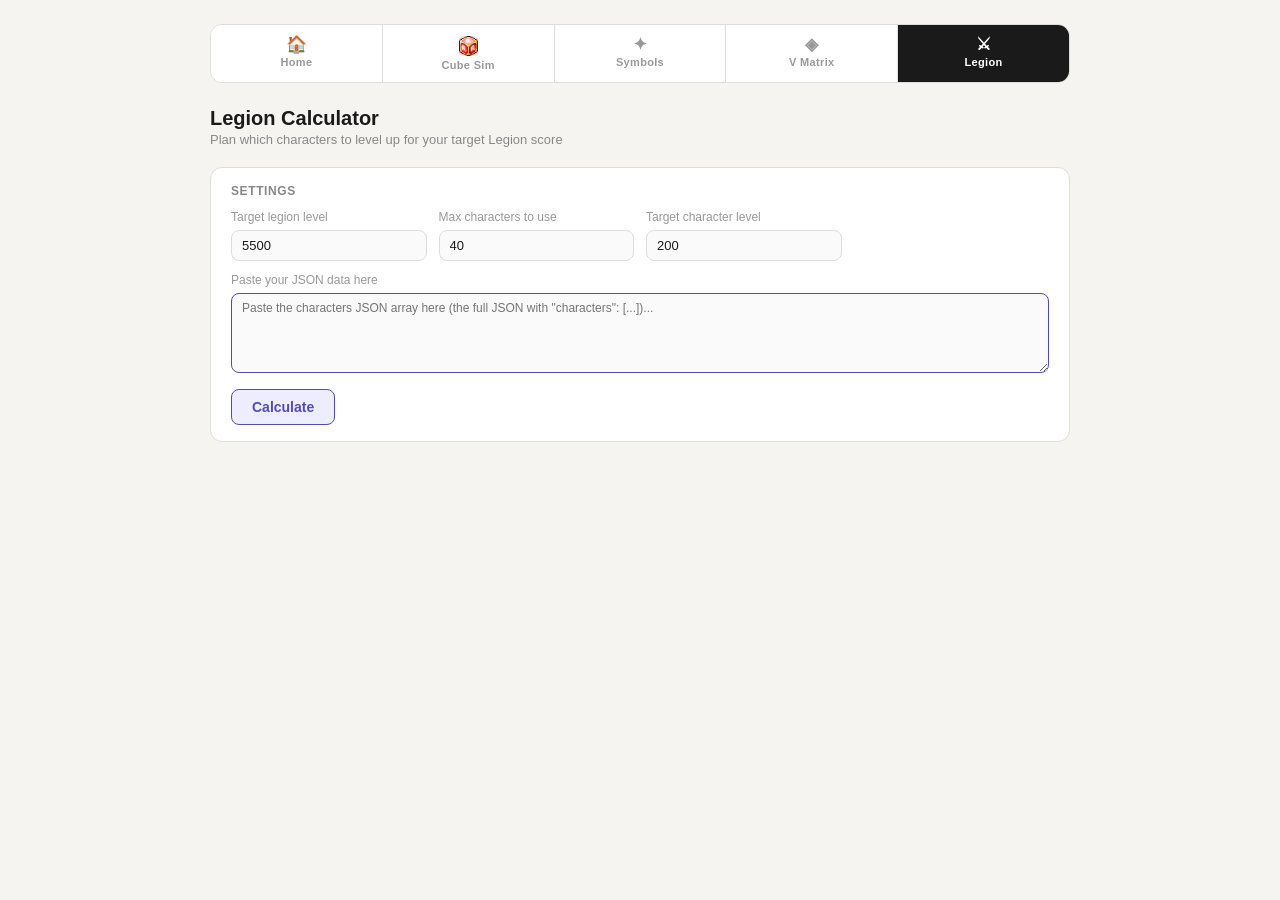
<file: testt.html>
<!DOCTYPE html>
<html lang="en">
<head>
<meta charset="UTF-8">
<meta name="viewport" content="width=device-width, initial-scale=1.0">
<title>Legion Calculator</title>
<style>
  *, *::before, *::after { box-sizing: border-box; margin: 0; padding: 0; }
  body { font-family: -apple-system, BlinkMacSystemFont, 'Segoe UI', sans-serif; background: #f5f4f0; color: #1a1a1a; min-height: 100vh; padding: 24px 16px; }
  .container { max-width: 860px; margin: 0 auto; }

  /* NAV */
  .site-nav { display: flex; gap: 0; margin-bottom: 24px; border-radius: 12px; overflow: hidden; border: 1px solid #ddd; background: #fff; }
  .nav-tab { flex: 1; padding: 11px 8px; text-align: center; font-size: 13px; font-weight: 600; border: none; background: #fff; color: #999; transition: background 0.15s, color 0.15s; border-right: 1px solid #ddd; display: flex; flex-direction: column; align-items: center; gap: 3px; font-family: inherit; text-decoration: none; }
  .nav-tab:last-child { border-right: none; }
  .nav-tab .nav-icon { font-size: 17px; line-height: 1; }
  .nav-tab .nav-icon-img { width: 20px; height: 20px; object-fit: contain; }
  .nav-tab .nav-label { font-size: 11px; letter-spacing: 0.03em; }
  .nav-tab.active { background: #1a1a1a; color: #fff; }
  .nav-tab:not(.active):hover { background: #f5f4f0; color: #555; }

  /* HEADER */
  .sim-header { margin-bottom: 20px; }
  .sim-header h1 { font-size: 20px; font-weight: 700; margin-bottom: 2px; }
  .sim-header .sub { font-size: 13px; color: #888; }

  /* CARDS */
  .card { background: #fff; border: 1px solid #e0ddd5; border-radius: 12px; padding: 16px 20px; margin-bottom: 16px; }
  .card-title { font-size: 12px; font-weight: 600; color: #888; text-transform: uppercase; letter-spacing: 0.05em; margin-bottom: 12px; }

  /* FORM GRID */
  .inputs-grid { display: grid; grid-template-columns: repeat(4, 1fr); gap: 12px; }
  @media (max-width: 600px) { .inputs-grid { grid-template-columns: 1fr 1fr; } }
  .field label { font-size: 12px; color: #999; display: block; margin-bottom: 6px; }
  .field input, .field textarea { width: 100%; font-size: 13px; padding: 7px 10px; border: 1px solid #ddd; border-radius: 8px; background: #fafafa; color: #1a1a1a; outline: none; font-family: inherit; }
  .field input:focus, .field textarea:focus { border-color: #534AB7; }
  .field textarea { resize: vertical; min-height: 80px; font-size: 12px; }

  .btn-load { margin-top: 12px; padding: 9px 20px; border-radius: 8px; border: 1px solid #534AB7; background: #EEEDFE; color: #534AB7; font-size: 14px; font-weight: 600; cursor: pointer; font-family: inherit; transition: background 0.1s; }
  .btn-load:hover { background: #e0ddf8; }
  .btn-load:active { transform: scale(0.97); }

  /* SUMMARY STATS */
  .stats { display: grid; grid-template-columns: repeat(4, 1fr); gap: 10px; margin-bottom: 16px; }
  @media (max-width: 600px) { .stats { grid-template-columns: repeat(2, 1fr); } }
  .stat { background: #fff; border: 1px solid #e0ddd5; border-radius: 10px; padding: 12px; text-align: center; }
  .stat-label { font-size: 10px; color: #888; margin-bottom: 4px; text-transform: uppercase; letter-spacing: 0.03em; }
  .stat-val { font-size: 20px; font-weight: 600; color: #1a1a1a; }
  .stat-val.purple { color: #534AB7; }
  .stat-val.green  { color: #0F6E56; }
  .stat-val.orange { color: #c0392b; }

  /* CHARACTER LIST */
  .char-list { display: flex; flex-direction: column; gap: 6px; }
  .char-row {
    display: flex; align-items: center; gap: 12px;
    background: #fafafa; border: 1px solid #e0ddd5; border-radius: 10px;
    padding: 8px 12px; transition: border-color 0.1s;
  }
  .char-row.is-done { background: #E1F5EE; border-color: #9FE1CB; }
  .char-row.is-excluded { opacity: 0.4; border-style: dashed; }
  .char-rank { font-size: 11px; color: #bbb; min-width: 22px; font-weight: 600; }
  .char-img { width: 36px; height: 36px; border-radius: 6px; object-fit: cover; background: #eee; flex-shrink: 0; }
  .char-img-placeholder { width: 36px; height: 36px; border-radius: 6px; background: #e0ddd5; flex-shrink: 0; display: flex; align-items: center; justify-content: center; font-size: 11px; color: #999; }
  .char-info { flex: 1; min-width: 0; }
  .char-name { font-size: 13px; font-weight: 600; color: #1a1a1a; white-space: nowrap; overflow: hidden; text-overflow: ellipsis; }
  .char-job  { font-size: 11px; color: #888; }
  .char-level-now { font-size: 13px; font-weight: 600; color: #1a1a1a; min-width: 36px; text-align: right; }
  .char-arrow { font-size: 12px; color: #bbb; padding: 0 4px; }
  .char-level-target { font-size: 13px; font-weight: 600; color: #534AB7; min-width: 36px; text-align: center; }
  .char-need { font-size: 12px; font-weight: 600; min-width: 70px; text-align: right; }
  .char-need.pos { color: #c0392b; }
  .char-need.done { color: #0F6E56; }
  .char-badge { font-size: 10px; padding: 2px 7px; border-radius: 5px; font-weight: 700; flex-shrink: 0; }
  .badge-done     { background: #E1F5EE; color: #085041; }
  .badge-excluded { background: #f0efe8; color: #888; }
  .badge-counted  { background: #EEEDFE; color: #3C3489; }

  /* PROGRESS BAR */
  .progress-wrap { background: #f0efe8; border-radius: 99px; height: 6px; overflow: hidden; margin-top: 4px; }
  .progress-fill { height: 100%; background: #534AB7; border-radius: 99px; transition: width 0.3s; }
  .progress-fill.done { background: #0F6E56; }

  .empty-note { font-size: 13px; color: #bbb; padding: 8px 0; text-align: center; }
  .error-note { font-size: 13px; color: #c0392b; padding: 6px 0; }

  /* LEGEND */
  .legend { display: flex; gap: 16px; flex-wrap: wrap; margin-bottom: 12px; font-size: 11px; color: #888; align-items: center; }
  .legend-dot { width: 8px; height: 8px; border-radius: 50%; display: inline-block; margin-right: 4px; }
  .list-header { display: flex; align-items: center; gap: 12px; padding: 0 12px 6px; font-size: 10px; color: #bbb; text-transform: uppercase; letter-spacing: 0.05em; }
  .lh-rank { min-width: 22px; }
  .lh-img  { width: 36px; }
  .lh-name { flex: 1; }
  .lh-now  { min-width: 36px; text-align: right; }
  .lh-arr  { padding: 0 4px; }
  .lh-tgt  { min-width: 36px; text-align: center; }
  .lh-need { min-width: 70px; text-align: right; }
  .lh-badge { min-width: 60px; }
</style>
</head>
<body>
<div class="container">

  <!-- NAV -->
  <nav class="site-nav">
    <a class="nav-tab" href="index.html">
      <span class="nav-icon">🏠</span>
      <span class="nav-label">Home</span>
    </a>
    <a class="nav-tab" href="cube.html">
      <img class="nav-icon-img" src="images/RED.webp" onerror="this.style.display='none';this.insertAdjacentHTML('afterend','<span style=font-size:17px>🎲</span>')" alt="">
      <span class="nav-label">Cube Sim</span>
    </a>
    <a class="nav-tab" href="symbols.html">
      <span class="nav-icon">✦</span>
      <span class="nav-label">Symbols</span>
    </a>
    <a class="nav-tab" href="vmatrix.html">
      <span class="nav-icon">◈</span>
      <span class="nav-label">V Matrix</span>
    </a>
    <a class="nav-tab active" href="legion.html">
      <span class="nav-icon">⚔</span>
      <span class="nav-label">Legion</span>
    </a>
  </nav>

  <!-- HEADER -->
  <div class="sim-header">
    <h1>Legion Calculator</h1>
    <p class="sub">Plan which characters to level up for your target Legion score</p>
  </div>

  <!-- INPUTS -->
  <div class="card">
    <div class="card-title">Settings</div>
    <div class="inputs-grid">
      <div class="field">
        <label>Target legion level</label>
        <input type="number" id="inp-legion" value="5500" min="0" placeholder="e.g. 5500">
      </div>
      <div class="field">
        <label>Max characters to use</label>
        <input type="number" id="inp-maxchar" value="40" min="1" max="200" placeholder="e.g. 40">
      </div>
      <div class="field">
        <label>Target character level</label>
        <input type="number" id="inp-target" value="200" min="1" max="300" placeholder="e.g. 200">
      </div>
    </div>
    <div class="field" style="margin-top:12px;">
      <label>Paste your JSON data here</label>
      <textarea id="inp-json" placeholder='Paste the characters JSON array here (the full JSON with "characters": [...])...'></textarea>
    </div>
    <button class="btn-load" onclick="loadAndCalc()">Calculate</button>
    <div id="parse-error"></div>
  </div>

  <!-- STATS -->
  <div class="stats" id="stats-row" style="display:none;">
    <div class="stat"><div class="stat-label">Total characters</div><div class="stat-val" id="st-total">—</div></div>
    <div class="stat"><div class="stat-label">Characters used</div><div class="stat-val purple" id="st-used">—</div></div>
    <div class="stat"><div class="stat-label">Current legion</div><div class="stat-val" id="st-current">—</div></div>
    <div class="stat"><div class="stat-label">Levels still needed</div><div class="stat-val orange" id="st-needed">—</div></div>
  </div>

  <!-- WARNING / SUCCESS BANNER -->
  <div id="reach-banner" style="display:none;margin-bottom:16px;border-radius:12px;padding:14px 18px;font-size:13px;line-height:1.6;"></div>

  <!-- LIST -->
  <div class="card" id="list-card" style="display:none;">
    <div class="card-title">Character list <span id="list-subtitle" style="font-weight:400;color:#aaa;font-size:10px;text-transform:none;"></span></div>
    <div class="legend">
      <span><span class="legend-dot" style="background:#534AB7;"></span>Priority — needs leveling to hit target</span>
      <span><span class="legend-dot" style="background:#0F6E56;"></span>Done — already at target level</span>
      <span><span class="legend-dot" style="background:#ddd;"></span>Skip / Excluded — not needed</span>
    </div>
    <div class="list-header">
      <span class="lh-rank">#</span>
      <span class="lh-img"></span>
      <span class="lh-name">Name · Job</span>
      <span class="lh-now">Level</span>
      <span class="lh-arr"></span>
      <span class="lh-tgt">Target</span>
      <span class="lh-need">Levels needed</span>
      <span class="lh-badge"></span>
    </div>
    <div class="char-list" id="char-list"></div>
  </div>

</div>

<script>
// Legion level contribution per character level bracket
// Each character contributes levels to the legion score based on their level
// Standard MSN legion: every character level counts directly
// Legion score = sum of all character levels (up to max char count, sorted highest first)

function parseLegionData(jsonStr) {
  const data = JSON.parse(jsonStr.trim());
  const arr = data.characters || data;
  return arr.map(item => {
    const c = item.character;
    return {
      name:     c.name,
      job:      c.job?.jobName || '—',
      level:    c.level || 0,
      imageUrl: c.imageUrl || '',
      worldId:  c.worldId || '',
      expr:     parseFloat(c.expr) || 0,
    };
  }).filter(c => c.level > 0);
}

function loadAndCalc() {
  const errEl = document.getElementById('parse-error');
  errEl.innerHTML = '';
  document.getElementById('reach-banner').style.display = 'none';

  const jsonStr   = document.getElementById('inp-json').value.trim();
  const legionTgt = parseInt(document.getElementById('inp-legion').value) || 5500;
  const maxChar   = parseInt(document.getElementById('inp-maxchar').value) || 40;
  const charTgt   = parseInt(document.getElementById('inp-target').value) || 200;

  if (!jsonStr) {
    errEl.innerHTML = '<div class="error-note">Please paste your JSON data first.</div>';
    return;
  }

  let chars;
  try {
    chars = parseLegionData(jsonStr);
  } catch(e) {
    errEl.innerHTML = `<div class="error-note">JSON parse error: ${e.message}</div>`;
    return;
  }

  if (!chars.length) {
    errEl.innerHTML = '<div class="error-note">No characters found in the JSON.</div>';
    return;
  }

  // Sort by level descending — highest level chars are most valuable for legion
  chars.sort((a, b) => b.level - a.level);

  // Mark which chars are "counted" (top maxChar by level)
  chars.forEach((c, i) => {
    c.rank = i + 1;
    c.counted = i < maxChar;
  });

  // Current legion = sum of levels of counted characters
  const currentLegion = chars
    .filter(c => c.counted)
    .reduce((s, c) => s + c.level, 0);

  const legionGap = Math.max(0, legionTgt - currentLegion);

  // ── SMART ASSIGNMENT ──
  // Strategy: level up the LOWEST counted chars first (most gain per char).
  // We only assign as many levels as needed to close the legion gap exactly.
  // chars already at/above charTgt contribute 0 extra levels.

  // Reset all
  chars.forEach(c => {
    c.levelsNeeded  = 0;
    c.isActive      = false; // this char is part of the plan to reach target
    c.isDone        = false; // already at or above charTgt
  });

  // Work through counted chars sorted lowest level first
  const countedByAsc = chars.filter(c => c.counted).sort((a, b) => a.level - b.level);

  let remaining = legionGap;

  if (legionGap <= 0) {
    // Already at or above target — mark all as done
    countedByAsc.forEach(c => { c.isDone = c.level >= charTgt; });
  } else {
    for (const c of countedByAsc) {
      if (remaining <= 0) break;
      if (c.level >= charTgt) {
        c.isDone = true;
        continue;
      }
      const canGive = charTgt - c.level; // max this char can contribute
      const assign  = Math.min(canGive, remaining);
      c.levelsNeeded = assign;
      c.isActive     = true;
      remaining -= assign;
    }
    // Mark remaining counted chars (above target or not needed) as done/skip
    countedByAsc.forEach(c => {
      if (c.level >= charTgt) c.isDone = true;
    });
  }

  const totalNeeded  = chars.reduce((s, c) => s + c.levelsNeeded, 0);
  const alreadyDone  = legionGap <= 0;
  const canReach     = remaining <= 0; // greedy loop closed the gap fully
  const shortfall    = remaining;      // > 0 means we couldn't reach target

  // Max possible legion if ALL counted chars hit charTgt
  const maxPossible = chars
    .filter(c => c.counted)
    .reduce((s, c) => s + Math.max(c.level, charTgt), 0);

  // How many more chars (from excluded pool) would be needed to close shortfall
  const excludedPool = chars.filter(c => !c.counted).sort((a,b) => b.level - a.level);
  let extraCharsNeeded = 0, extraGap = shortfall;
  for (const c of excludedPool) {
    if (extraGap <= 0) break;
    const give = Math.min(Math.max(0, charTgt - c.level), extraGap);
    // actually just count how many more chars needed at charTgt
    extraGap -= (charTgt - Math.min(c.level, charTgt));
    extraCharsNeeded++;
  }

  // Show stats
  document.getElementById('stats-row').style.display = 'grid';
  document.getElementById('list-card').style.display  = 'block';
  document.getElementById('st-total').textContent   = chars.length.toLocaleString();
  document.getElementById('st-used').textContent    = Math.min(maxChar, chars.length).toLocaleString();
  document.getElementById('st-current').textContent = currentLegion.toLocaleString();

  const neededEl = document.getElementById('st-needed');
  if (alreadyDone) {
    neededEl.textContent = '✓ Reached!';
    neededEl.style.color = '#0F6E56';
  } else if (!canReach) {
    neededEl.textContent = '✗ Can\'t reach';
    neededEl.style.color = '#c0392b';
  } else {
    neededEl.textContent = totalNeeded.toLocaleString();
    neededEl.style.color = '#c0392b';
  }

  document.getElementById('list-subtitle').textContent =
    `sorted low → high · top ${Math.min(maxChar, chars.length)} counted · gap: ${legionGap.toLocaleString()} levels`;

  // ── BANNER ──
  const banner = document.getElementById('reach-banner');
  if (alreadyDone) {
    banner.style.display = 'block';
    banner.style.background = '#E1F5EE';
    banner.style.border = '1px solid #9FE1CB';
    banner.style.color = '#085041';
    banner.innerHTML = `<b style="color:#0F6E56;">✓ Already reached!</b> Your current legion (${currentLegion.toLocaleString()}) already meets the target of ${legionTgt.toLocaleString()}.`;
  } else if (!canReach) {
    banner.style.display = 'block';
    banner.style.background = '#FAECE7';
    banner.style.border = '1px solid #F5C4B3';
    banner.style.color = '#712B13';
    const maxPossibleStr = maxPossible.toLocaleString();
    const shortfallStr   = shortfall.toLocaleString();
    let advice = '';
    if (excludedPool.length > 0) {
      advice = ` Try increasing <b>Max characters</b> by ~${extraCharsNeeded} more, or lower the target legion level to <b>${(legionTgt - shortfall).toLocaleString()}</b>.`;
    } else {
      advice = ` You've used all available characters. Lower the target legion level to <b>${(legionTgt - shortfall).toLocaleString()}</b> or raise the character level target above ${charTgt}.`;
    }
    banner.innerHTML = `<b style="color:#993C1D;">✗ Cannot reach target.</b> Even leveling all ${Math.min(maxChar, chars.length)} counted characters to ${charTgt}, you can only reach <b>${maxPossibleStr}</b> — still <b>${shortfallStr} short</b> of ${legionTgt.toLocaleString()}.${advice}`;
  } else {
    banner.style.display = 'block';
    banner.style.background = '#EEEDFE';
    banner.style.border = '1px solid #AFA9EC';
    banner.style.color = '#26215C';
    banner.innerHTML = `<b style="color:#534AB7;">Plan ready.</b> Level up <b>${chars.filter(c=>c.isActive).length} characters</b> for a total of <b>${totalNeeded.toLocaleString()} levels</b> to reach ${legionTgt.toLocaleString()} from ${currentLegion.toLocaleString()}.`;
  }

  // List order: active chars first (asc level = most work needed),
  // then done chars, then excluded
  const activeChars   = chars.filter(c => c.counted && c.isActive && !c.isDone).sort((a,b) => a.level - b.level);
  const doneChars     = chars.filter(c => c.counted && c.isDone);
  const skippedChars  = chars.filter(c => c.counted && !c.isActive && !c.isDone); // counted but not needed
  const excludedChars = chars.filter(c => !c.counted);
  const sorted = [...activeChars, ...skippedChars, ...doneChars, ...excludedChars];

  const listEl = document.getElementById('char-list');
  listEl.innerHTML = '';

  if (!sorted.length) {
    listEl.innerHTML = '<div class="empty-note">No characters to display.</div>';
    return;
  }

  sorted.forEach(c => {
    const isExcluded = !c.counted;
    const pct = Math.min(100, Math.round((c.level / charTgt) * 100));

    // Badge
    let badgeHtml = '';
    if (c.isDone)        badgeHtml = '<span class="char-badge badge-done">Done</span>';
    else if (isExcluded) badgeHtml = '<span class="char-badge badge-excluded">Excluded</span>';
    else if (c.isActive) badgeHtml = '<span class="char-badge badge-counted">Priority</span>';
    else                 badgeHtml = '<span class="char-badge" style="background:#f0efe8;color:#888;">Skip</span>';

    // Levels needed column
    let needHtml = '';
    if (isExcluded) {
      needHtml = '<span class="char-need" style="color:#bbb;">—</span>';
    } else if (c.isDone) {
      needHtml = '<span class="char-need done">✓ Done</span>';
    } else if (c.isActive) {
      needHtml = `<span class="char-need pos">+${c.levelsNeeded.toLocaleString()} lvls</span>`;
    } else {
      needHtml = '<span class="char-need" style="color:#bbb;">Not needed</span>';
    }

    // Target level shown only for active chars
    const tgtDisplay = (isExcluded || (!c.isActive && !c.isDone)) ? '—' : charTgt;

    const imgHtml = c.imageUrl
      ? `<img class="char-img" src="${c.imageUrl}" alt="${c.name}" onerror="this.style.display='none';this.nextSibling.style.display='flex'">`
        + `<div class="char-img-placeholder" style="display:none;">${c.name.slice(0,2).toUpperCase()}</div>`
      : `<div class="char-img-placeholder">${c.name.slice(0,2).toUpperCase()}</div>`;

    const rowClass = c.isDone ? 'char-row is-done'
                   : (isExcluded || (!c.isActive && !c.isDone)) ? 'char-row is-excluded'
                   : 'char-row';

    const row = document.createElement('div');
    row.className = rowClass;
    row.innerHTML = `
      <span class="char-rank">${c.rank}</span>
      ${imgHtml}
      <div class="char-info">
        <div class="char-name">${c.name}</div>
        <div class="char-job">${c.job} · ${c.worldId}</div>
        <div class="progress-wrap"><div class="progress-fill ${c.isDone?'done':''}" style="width:${pct}%"></div></div>
      </div>
      <span class="char-level-now">${c.level}</span>
      <span class="char-arrow">→</span>
      <span class="char-level-target">${tgtDisplay}</span>
      ${needHtml}
      ${badgeHtml}
    `;
    listEl.appendChild(row);
  });
}

// Auto-load if there's a default JSON (for convenience during testing)
document.addEventListener('DOMContentLoaded', () => {
  document.getElementById('inp-json').focus();
});
</script>
</body>
</html>
</file>
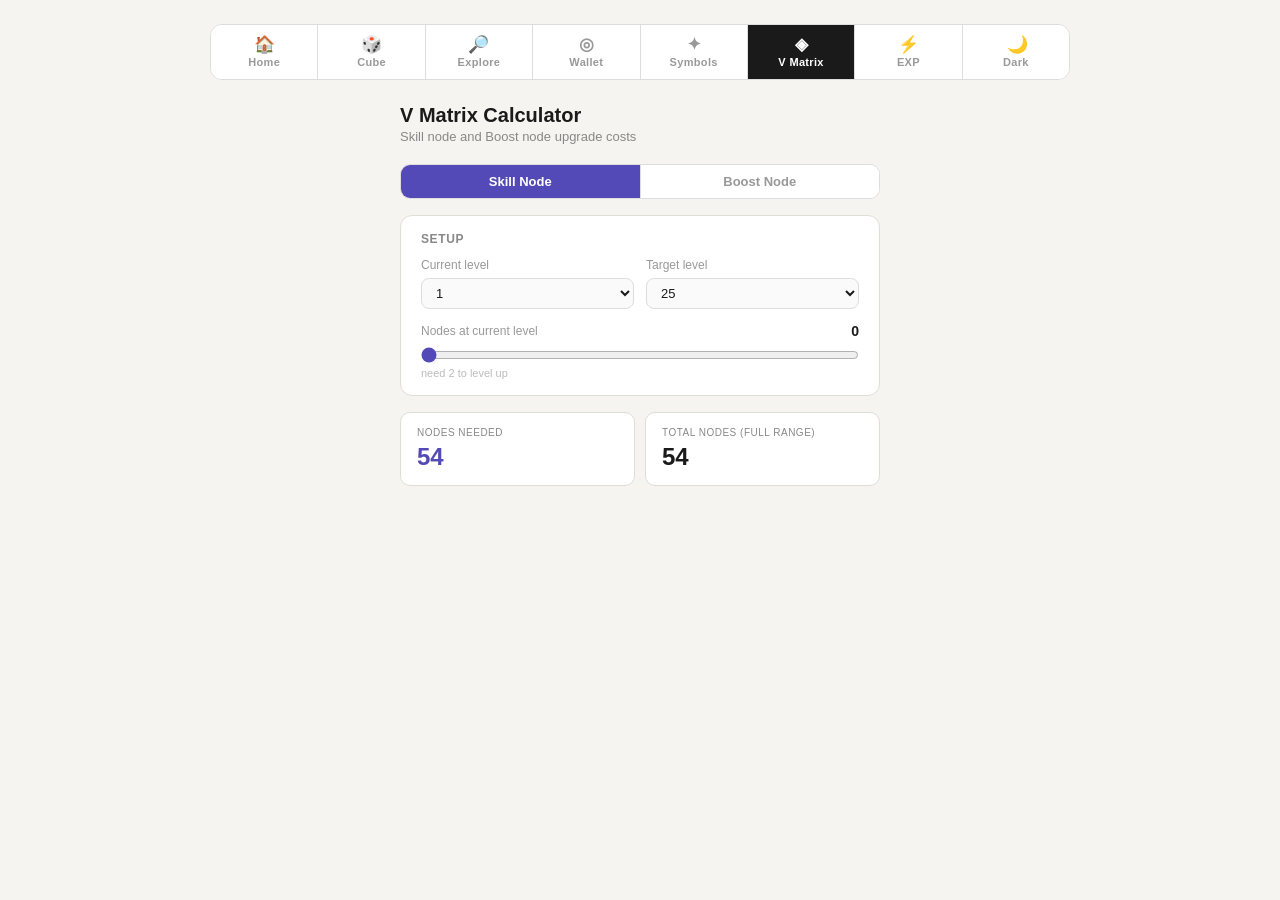
<file: vmatrix.html>
<!DOCTYPE html><html lang="en"><head><meta charset="UTF-8"><meta name="viewport" content="width=device-width,initial-scale=1"><title>V Matrix Calculator</title><link rel="stylesheet" href="css/nav.css"><style>*, *::before, *::after { box-sizing: border-box; margin: 0; padding: 0; }
  body { font-family: -apple-system, BlinkMacSystemFont, 'Segoe UI', sans-serif; background: #f5f4f0; color: #1a1a1a; min-height: 100vh; padding: 24px 16px; }
  .container { max-width: 480px; margin: 0 auto; }

  /* ── HEADER ── */
  .sim-header { margin-bottom: 20px; }
  .sim-header h1 { font-size: 20px; font-weight: 700; margin-bottom: 2px; }
  .sim-header .sub { font-size: 13px; color: #888; }

  /* ── NODE TYPE TABS ── */
  .type-tabs { display: flex; gap: 0; margin-bottom: 16px; border-radius: 10px; overflow: hidden; border: 1px solid #ddd; background: #fff; }
  .type-tab {
    flex: 1; padding: 9px 10px; text-align: center; cursor: pointer;
    font-size: 13px; font-weight: 600; border: none; background: #fff;
    color: #999; transition: background 0.15s, color 0.15s; border-right: 1px solid #ddd;
    font-family: inherit;
  }
  .type-tab:last-child { border-right: none; }
  .type-tab.active { background: #534AB7; color: #fff; }
  .type-tab:not(.active):hover { background: #f5f4f0; color: #555; }

  /* ── CARD ── */
  .card { background: #fff; border: 1px solid #e0ddd5; border-radius: 12px; padding: 16px 20px; margin-bottom: 16px; }
  .card-title { font-size: 12px; font-weight: 600; color: #888; text-transform: uppercase; letter-spacing: 0.05em; margin-bottom: 12px; }

  .row { display: flex; gap: 12px; margin-bottom: 14px; }
  .field { flex: 1; }
  .field label { font-size: 12px; color: #999; display: block; margin-bottom: 6px; }
  .wanted-select { width: 100%; font-size: 13px; padding: 6px 10px; border: 1px solid #ddd; border-radius: 8px; background: #fafafa; color: #1a1a1a; cursor: pointer; outline: none; font-family: inherit; }
  .wanted-select:focus { border-color: #534AB7; }

  .slider-header { display: flex; justify-content: space-between; align-items: center; margin-bottom: 8px; }
  .slider-header span { font-size: 12px; color: #999; }
  .slider-header strong { font-size: 14px; font-weight: 600; color: #1a1a1a; }
  input[type=range] { width: 100%; accent-color: #534AB7; margin-bottom: 4px; }
  .slider-hint { font-size: 11px; color: #bbb; }

  /* ── METRICS ── */
  .metrics { display: grid; grid-template-columns: 1fr 1fr; gap: 10px; }
  .metric { background: #fff; border: 1px solid #e0ddd5; border-radius: 10px; padding: 14px 16px; }
  .metric-label { font-size: 10px; color: #888; margin-bottom: 5px; text-transform: uppercase; letter-spacing: 0.05em; }
  .metric-val { font-size: 24px; font-weight: 600; color: #1a1a1a; }
  .metric-val.purple { color: #534AB7; }</style><link rel="stylesheet" href="css/theme.css"></head><body><div id="siteNavMount"></div><div class="container"><div class="sim-header"><h1>V Matrix Calculator</h1><p class="sub">Skill node and Boost node upgrade costs</p></div><div class="type-tabs"><button class="type-tab active" id="tabSkill" onclick="setType('skill')">Skill Node</button> <button class="type-tab" id="tabBoost" onclick="setType('boost')">Boost Node</button></div><div class="card"><div class="card-title">Setup</div><div class="row"><div class="field"><label>Current level</label> <select id="curLv" class="wanted-select"></select></div><div class="field"><label>Target level</label> <select id="tgtLv" class="wanted-select"></select></div></div><div><div class="slider-header"><span>Nodes at current level</span> <strong id="sliderVal">0</strong></div><input type="range" id="slider" min="0" max="2" value="0" step="1"><div class="slider-hint" id="sliderHint"></div></div></div><div class="metrics"><div class="metric"><div class="metric-label">Nodes needed</div><div class="metric-val purple" id="mNeed">0</div></div><div class="metric"><div class="metric-label">Total nodes (full range)</div><div class="metric-val" id="mTotal">0</div></div></div></div><script src="js/theme.js"></script><script src="js/nav.js"></script><script>renderSiteNav('vmatrix');</script><script>const SKILL = [
  {node:2},{node:1},{node:1},{node:1},{node:2},{node:2},{node:1},{node:2},{node:2},{node:2},
  {node:2},{node:2},{node:3},{node:2},{node:2},{node:3},{node:3},{node:3},{node:2},{node:3},
  {node:4},{node:3},{node:3},{node:3},{node:0}
];
const BOOST = [
  {node:2},{node:1},{node:2},{node:2},{node:2},{node:3},{node:2},{node:4},{node:3},{node:4},
  {node:4},{node:4},{node:5},{node:5},{node:5},{node:6},{node:6},{node:6},{node:7},{node:6},
  {node:8},{node:7},{node:8},{node:8},{node:0}
];

// Build cumulative from index 0
function buildCum(data) {
  let cum = [0]; // cum[i] = total nodes to reach level i+1 from level 1
  for (let i = 0; i < data.length; i++) cum.push(cum[i] + data[i].node);
  return cum;
}
let CUM = buildCum(SKILL);
let DATA = SKILL;

const curEl = document.getElementById('curLv');
const tgtEl = document.getElementById('tgtLv');
const slider = document.getElementById('slider');

for (let i = 1; i <= 25; i++) {
  curEl.innerHTML += `<option value="${i}">${i}</option>`;
  tgtEl.innerHTML += `<option value="${i}">${i}</option>`;
}
tgtEl.value = 25;

function setType(t) {
  DATA = t === 'skill' ? SKILL : BOOST;
  CUM  = buildCum(DATA);
  document.getElementById('tabSkill').className = 'type-tab' + (t==='skill'?' active':'');
  document.getElementById('tabBoost').className = 'type-tab' + (t==='boost'?' active':'');
  slider.value = 0;
  sync();
}

function calc() {
  const c    = parseInt(curEl.value);
  const t    = parseInt(tgtEl.value);
  const have = parseInt(slider.value);
  const maxAtCur = DATA[c - 1].node;

  slider.max = Math.max(0, maxAtCur - 1);
  if (parseInt(slider.value) > slider.max) slider.value = 0;
  document.getElementById('sliderVal').textContent = slider.value;
  document.getElementById('sliderHint').textContent = maxAtCur > 0 ? `need ${maxAtCur} to level up` : 'max level';

  if (t <= c) {
    document.getElementById('mNeed').textContent  = '0';
    document.getElementById('mTotal').textContent = '0';
    return;
  }

  const total    = CUM[t - 1] - CUM[c - 1];
  const needed   = Math.max(0, total - have);
  document.getElementById('mNeed').textContent  = needed.toLocaleString();
  document.getElementById('mTotal').textContent = total.toLocaleString();
}

function sync() {
  const c = parseInt(curEl.value);
  [...tgtEl.options].forEach(o => o.disabled = parseInt(o.value) <= c);
  if (parseInt(tgtEl.value) <= c) tgtEl.value = Math.min(c + 1, 25);
  slider.value = 0;
  calc();
}

curEl.addEventListener('change', sync);
tgtEl.addEventListener('change', calc);
slider.addEventListener('input', calc);
sync();</script></body></html>
</file>
<file: css/nav.css>
.site-nav{display:flex;max-width:860px;margin:0 auto 24px;border-radius:12px;overflow:hidden;border:1px solid #ddd;background:#fff}.nav-tab{flex:1;padding:11px 8px;text-align:center;font-size:13px;font-weight:600;border:none;background:#fff;color:#999;transition:background .15s,color .15s;border-right:1px solid #ddd;display:flex;flex-direction:column;align-items:center;gap:3px;font-family:inherit;text-decoration:none}.nav-tab:last-child{border-right:none}.nav-tab .nav-icon{font-size:17px;line-height:1}.nav-tab .nav-label{font-size:11px;letter-spacing:.03em}.nav-tab.active{background:#1a1a1a;color:#fff}.nav-tab:not(.active):hover{background:#f5f4f0;color:#555}@media(max-width:560px){.site-nav{overflow-x:auto;border-radius:10px;margin-bottom:18px;scrollbar-width:none}.site-nav::-webkit-scrollbar{display:none}.nav-tab{min-width:72px;flex:0 0 auto;padding:8px 6px;gap:2px}.nav-tab .nav-icon{font-size:14px}.nav-tab .nav-label{font-size:10px}}.theme-toggle-nav{cursor:pointer}button.nav-tab{appearance:none;-webkit-appearance:none}
</file>
<file: css/theme.css>
:root{color-scheme:light;--msu-bg:#f5f4f0;--msu-surface:#fff;--msu-surface-2:#fafafa;--msu-surface-3:#f0efe8;--msu-border:#e0ddd5;--msu-border-2:#ddd;--msu-text:#1a1a1a;--msu-muted:#888;--msu-muted-2:#999;--msu-faint:#bbb;--msu-accent:#0F6E56;--msu-accent-2:#534AB7;--msu-red:#c0392b;--msu-green:#0F6E56;--msu-orange:#d4712a}html.msu-dark{color-scheme:dark;--msu-bg:#0F0D09;--msu-surface:#1C1710;--msu-surface-2:#141008;--msu-surface-3:#231D14;--msu-border:#2E2418;--msu-border-2:#3A2E20;--msu-text:#EDE5D8;--msu-muted:#7A6E5E;--msu-muted-2:#A99B88;--msu-faint:#4A3E30;--msu-accent:#E8820C;--msu-accent-2:#F5C842;--msu-red:#E06060;--msu-green:#2EAF7D;--msu-orange:#FB923C}html.msu-dark body{background:var(--msu-bg)!important;color:var(--msu-text)!important}html.msu-dark .site-nav{background:var(--msu-surface)!important;border-color:var(--msu-border)!important}html.msu-dark .nav-tab{background:var(--msu-surface)!important;color:var(--msu-muted)!important;border-right-color:var(--msu-border)!important}html.msu-dark .nav-tab.active{background:linear-gradient(135deg,#e8820c,#d4600a)!important;color:#fff!important}html.msu-dark .nav-tab:not(.active):hover,html.msu-dark .theme-toggle-nav:hover{background:#2e2418!important;color:var(--msu-text)!important}.theme-toggle-nav{cursor:pointer}.theme-toggle-nav .nav-icon{width:17px;text-align:center}html.msu-dark .char-level-now,html.msu-dark .char-name,html.msu-dark .metric-val,html.msu-dark .slider-header strong,html.msu-dark .stat-val,html.msu-dark .tool-name,html.msu-dark h1,html.msu-dark h2,html.msu-dark h3{color:var(--msu-text)!important}html.msu-dark .card-title,html.msu-dark .cg-label,html.msu-dark .char-job,html.msu-dark .empty-note,html.msu-dark .field label,html.msu-dark .footer,html.msu-dark .metric-label,html.msu-dark .rank-up-chance,html.msu-dark .sim-header .sub,html.msu-dark .slider-header span,html.msu-dark .slider-hint,html.msu-dark .stat-label,html.msu-dark .sub,html.msu-dark .tool-desc,html.msu-dark footer{color:var(--msu-muted)!important}html.msu-dark .app,html.msu-dark .card,html.msu-dark .current-grade-bar,html.msu-dark .metric,html.msu-dark .pot-tabs,html.msu-dark .stat,html.msu-dark .summary,html.msu-dark .tool-card{background:var(--msu-surface)!important;border-color:var(--msu-border)!important;box-shadow:0 2px 12px rgba(0,0,0,.35)}html.msu-dark .tool-card:hover{border-color:var(--msu-border-2)!important}html.msu-dark .footer a,html.msu-dark .tool-arrow,html.msu-dark footer a{color:var(--msu-muted-2)!important}html.msu-dark .filter-search,html.msu-dark .page-size-select,html.msu-dark .wanted-select,html.msu-dark input,html.msu-dark select,html.msu-dark textarea{background:var(--msu-surface-2)!important;color:var(--msu-text)!important;border-color:var(--msu-border-2)!important}html.msu-dark .filter-search:focus,html.msu-dark .wanted-select:focus,html.msu-dark input:focus,html.msu-dark select:focus,html.msu-dark textarea:focus{border-color:var(--msu-accent)!important;box-shadow:0 0 0 3px rgba(232,130,12,.14)!important}html.msu-dark input::placeholder,html.msu-dark textarea::placeholder{color:var(--msu-faint)!important}html.msu-dark .btn,html.msu-dark .btn-load,html.msu-dark .dp-btn-apply{background:linear-gradient(135deg,#e8820c,#d4600a)!important;border-color:transparent!important;color:#fff!important}html.msu-dark .btn-sm,html.msu-dark .dp-btn-cancel,html.msu-dark .dp-cal-nav,html.msu-dark .dp-close,html.msu-dark .grade-btn,html.msu-dark .pill,html.msu-dark .pot-tab,html.msu-dark .type-tab{background:var(--msu-surface)!important;color:var(--msu-muted)!important;border-color:var(--msu-border-2)!important}html.msu-dark .btn-sm:hover,html.msu-dark .grade-btn:hover,html.msu-dark .pill:hover,html.msu-dark .pot-tab:hover,html.msu-dark .type-tab:hover{background:#2e2418!important;color:var(--msu-text)!important}html.msu-dark .btn-sm.active{background:linear-gradient(135deg,#e8820c,#d4600a)!important;color:#fff!important;border-color:transparent!important}html.msu-dark .tx-table,html.msu-dark table{background:var(--msu-surface)!important;color:var(--msu-text)!important}html.msu-dark .tx-table th,html.msu-dark th{background:var(--msu-surface-2)!important;color:var(--msu-muted)!important;border-color:var(--msu-border)!important}html.msu-dark .tx-table td,html.msu-dark td{color:#c8bfb0!important;border-color:var(--msu-border)!important}html.msu-dark .tx-table tr:hover td,html.msu-dark tr:hover td{background:rgba(232,130,12,.05)!important}html.msu-dark .hero-badge{background:var(--msu-surface)!important;border-color:var(--msu-border)!important;color:var(--msu-muted)!important}html.msu-dark .hero h1 em{color:#f5c842!important}html.msu-dark .icon-cube,html.msu-dark .icon-exp,html.msu-dark .icon-explore,html.msu-dark .icon-sym,html.msu-dark .icon-vmat,html.msu-dark .icon-wallet{background:#2e2418!important}html.msu-dark .green,html.msu-dark .metric-val.green,html.msu-dark .stat-val.green,html.msu-dark .teal{color:var(--msu-green)!important}html.msu-dark .metric-val.red,html.msu-dark .red,html.msu-dark .stat-val.orange{color:var(--msu-red)!important}html.msu-dark .blue,html.msu-dark .metric-val.blue{color:#4a8fd4!important}html.msu-dark .char-row,html.msu-dark .dp-days button,html.msu-dark .dp-modal,html.msu-dark .history-item,html.msu-dark .line-row,html.msu-dark .summary-box{background:var(--msu-surface-2)!important;border-color:var(--msu-border)!important;color:var(--msu-text)!important}html.msu-dark .progress-wrap{background:var(--msu-surface-3)!important}html.msu-dark ::-webkit-scrollbar{width:6px;height:6px}html.msu-dark ::-webkit-scrollbar-track{background:#141008}html.msu-dark ::-webkit-scrollbar-thumb{background:#3a2e20;border-radius:3px}html.msu-dark ::-webkit-scrollbar-thumb:hover{background:#e8820c}html.msu-dark .line-name{color:var(--msu-text)!important}html.msu-dark .line-num{color:var(--msu-muted-2)!important}html.msu-dark .badge-normal{background:var(--msu-surface-3)!important;color:var(--msu-muted-2)!important}html.msu-dark .badge-prime{background:rgba(245,200,66,.12)!important;color:#f5c842!important;border:1px solid rgba(245,200,66,.22)!important}
</file>
<file: css/wallet.css>
:root{color-scheme:light}*,::after,::before{box-sizing:border-box;margin:0;padding:0}body{font-family:-apple-system,BlinkMacSystemFont,'Segoe UI',sans-serif;background:#f5f4f0;color:#1a1a1a;padding:20px 16px}.wrap{max-width:860px;margin:0 auto}h1{font-size:20px;font-weight:700;margin-bottom:2px}.sub{font-size:13px;color:#888;margin-bottom:20px}.card{background:#fff;border:1px solid #e0ddd5;border-radius:12px;padding:16px 18px;margin-bottom:14px}.card-title{font-size:11px;font-weight:600;color:#888;text-transform:uppercase;letter-spacing:.05em;margin-bottom:12px}.search-row{display:flex;gap:8px;flex-wrap:wrap;align-items:center}.search-row input[type=text]{flex:1;min-width:200px;font-size:13px;padding:7px 10px;border:1px solid #ddd;border-radius:8px;background:#fafafa;color:#1a1a1a;outline:0;font-family:monospace}.search-row input[type=text]:focus{border-color:#3b6d11}.preset-row{display:flex;gap:6px;margin-top:10px;flex-wrap:wrap;align-items:center}.btn-sm{background:0 0;border:1px solid #ddd;color:#555;border-radius:6px;padding:5px 12px;font-size:12px;font-weight:600;cursor:pointer;font-family:inherit;transition:all .15s}.btn-sm:hover{background:#f5f4f0}.btn-sm.active{background:#1a1a1a;color:#fff;border-color:#1a1a1a}.btn{background:#1a1a1a;color:#fff;border:none;border-radius:8px;padding:7px 16px;font-size:13px;font-weight:600;cursor:pointer;font-family:inherit}.btn:hover{opacity:.8}.btn:disabled{opacity:.4;cursor:not-allowed}#status{font-size:12px;color:#888;margin-top:8px;min-height:1.2em}.two-col{display:grid;grid-template-columns:minmax(0,1fr) minmax(0,1fr);gap:14px;margin-bottom:14px}.metrics{display:grid;grid-template-columns:1fr 1fr;gap:10px}.metric{background:#f9f8f5;border-radius:8px;padding:12px 14px}.metric-label{font-size:10px;color:#888;text-transform:uppercase;letter-spacing:.05em;margin-bottom:4px}.metric-val{font-size:22px;font-weight:600;color:#1a1a1a}.metric-val.green{color:#0f6e56}.metric-val.red{color:#a32d2d}.metric-val.teal{color:#0f6e56}.metric-sub{font-size:11px;color:#aaa;margin-top:2px}.chart-wrap{position:relative;width:100%;height:160px}.top10-grid{display:grid;grid-template-columns:repeat(2,minmax(0,1fr));gap:14px;margin-bottom:14px}.top10-row{display:grid;grid-template-columns:22px 90px 1fr 64px;align-items:center;gap:6px;padding:6px 0;border-bottom:1px solid #f0ede7}.top10-row:last-child{border-bottom:none}.top10-rank{font-size:11px;color:#bbb;font-weight:600}.top10-date{font-size:12px;color:#555}.top10-bar-wrap{background:#f0ede7;border-radius:3px;height:6px}.top10-bar{height:6px;border-radius:3px}.top10-bar.green{background:#1d9e75}.top10-bar.red{background:#e24b4a}.top10-bar.blue{background:#305ca8}.top10-val{font-size:12px;font-weight:600;text-align:right}.top10-val.green{color:#085041}.top10-val.red{color:#a32d2d}.top10-val.blue{color:#305ca8}.tx-table{width:100%;border-collapse:collapse;font-size:12px;table-layout:fixed}.tx-table th{background:#f5f4f0;color:#888;text-transform:uppercase;letter-spacing:.05em;font-size:11px;padding:8px 12px;text-align:left;font-weight:600;border-bottom:1px solid #e0ddd5}.tx-table td{padding:8px 12px;border-top:1px solid #f0ede7;vertical-align:middle;overflow:hidden;text-overflow:ellipsis;white-space:nowrap}.tx-table tr:hover td{background:#fafaf8}.tx-table tr.day-row{cursor:pointer}.tx-table tr.day-row:hover td{background:#f0f7f4}.tx-table tr.detail-row td{background:#fafff8;padding:0}.detail-inner{padding:0 12px 10px 32px}.detail-tx{display:flex;align-items:center;gap:10px;padding:5px 0;border-bottom:1px solid #f0ede7;font-size:11px}.detail-tx:last-child{border-bottom:none}.badge{display:inline-block;padding:2px 7px;border-radius:4px;font-size:11px;font-weight:600}.badge.green{background:#e1f5ee;color:#085041}.badge.red{background:#fcebeb;color:#a32d2d}.badge.blue{background:#e9eef9;color:#305ca8}.tx-link{color:#aaa;text-decoration:none;font-family:monospace;font-size:11px}.tx-link:hover{color:#534ab7}.amount-green{color:#085041;font-weight:600}.amount-red{color:#a32d2d;font-weight:600}.amount-blue{color:#305ca8;font-weight:600}.empty{text-align:center;color:#bbb;padding:24px;font-size:13px}.hidden{display:none}.legend{display:flex;gap:14px;margin-bottom:8px;font-size:11px;color:#888}.legend span{display:flex;align-items:center;gap:5px}.leg-dot{width:9px;height:9px;border-radius:2px;flex-shrink:0}.chevron{display:inline-block;transition:transform .2s;color:#aaa;font-size:10px}.chevron.open{transform:rotate(90deg)}.dp-overlay{display:none;position:absolute;top:0;left:0;width:100%;background:rgba(0,0,0,.35);z-index:200;justify-content:center;padding-top:60px}.dp-overlay.open{display:flex}.dp-modal{background:#fff;border-radius:16px;border:1px solid #e0ddd5;padding:20px;width:320px;max-width:92vw}.dp-header{display:flex;align-items:center;justify-content:space-between;margin-bottom:16px}.dp-title{font-size:14px;font-weight:700}.dp-close{background:0 0;border:none;font-size:18px;cursor:pointer;color:#888;line-height:1;padding:2px 6px;border-radius:6px}.dp-close:hover{background:#f5f4f0}.dp-fields{display:flex;gap:8px;margin-bottom:16px}.dp-field{flex:1}.dp-field label{font-size:11px;color:#888;font-weight:600;text-transform:uppercase;letter-spacing:.04em;display:block;margin-bottom:5px}.dp-field input{width:100%;font-size:13px;padding:8px 10px;border:1.5px solid #e0ddd5;border-radius:8px;color:#1a1a1a;background:#fafafa;outline:0;font-family:inherit}.dp-field input:focus{border-color:#1d9e75}.dp-cal-header{display:flex;align-items:center;justify-content:space-between;margin-bottom:10px}.dp-cal-nav{background:0 0;border:1px solid #e0ddd5;border-radius:6px;width:28px;height:28px;cursor:pointer;font-size:14px;display:flex;align-items:center;justify-content:center;color:#555}.dp-cal-nav:hover{background:#f5f4f0}.dp-cal-month{font-size:13px;font-weight:700}.dp-weekdays{display:grid;grid-template-columns:repeat(7,1fr);gap:2px;margin-bottom:4px}.dp-weekdays span{text-align:center;font-size:10px;font-weight:600;color:#aaa;padding:4px 0}.dp-days{display:grid;grid-template-columns:repeat(7,1fr);gap:2px}.dp-day{text-align:center;font-size:12px;padding:6px 2px;border-radius:6px;cursor:pointer;color:#1a1a1a;border:none;background:0 0;font-family:inherit;transition:background .1s}.dp-day:hover:not(:disabled){background:#e1f5ee;color:#085041}.dp-day.dp-today{font-weight:700;color:#0f6e56}.dp-day.dp-in-range{background:#e1f5ee;color:#085041;border-radius:0}.dp-day.dp-start{background:#0f6e56;color:#fff;border-radius:6px 0 0 6px}.dp-day.dp-end{background:#0f6e56;color:#fff;border-radius:0 6px 6px 0}.dp-day.dp-start.dp-end{border-radius:6px}.dp-day:disabled{color:#ddd;cursor:default}.dp-actions{display:flex;gap:8px;justify-content:flex-end;margin-top:16px}.dp-btn-cancel{background:0 0;border:1px solid #ddd;color:#555;border-radius:8px;padding:7px 14px;font-size:12px;font-weight:600;cursor:pointer;font-family:inherit}.dp-btn-cancel:hover{background:#f5f4f0}.dp-btn-apply{background:#1a1a1a;color:#fff;border:none;border-radius:8px;padding:7px 16px;font-size:12px;font-weight:600;cursor:pointer;font-family:inherit}.dp-btn-apply:hover{opacity:.8}@media(max-width:560px){body{padding:14px 10px}.wrap{max-width:100%}.card{padding:14px}.search-row{display:flex;flex-direction:column;align-items:stretch;gap:8px}.search-row input[type=text]{width:100%;min-width:0;max-width:100%;font-size:16px;line-height:1.4;padding:12px 12px}.search-row .btn{width:100%;padding:12px 16px;font-size:15px}.preset-row{display:grid;grid-template-columns:repeat(3,1fr);gap:6px}.btn-sm{width:100%;padding:8px 6px}.metrics{grid-template-columns:1fr}.tx-table{min-width:820px}}@media(max-width:760px){.top10-grid{grid-template-columns:1fr}}.explorer-wrap{max-width:1120px}.explorer-search-row{align-items:center}.page-size-select{font-size:13px;padding:7px 10px;border:1px solid #ddd;border-radius:8px;background:#fafafa;color:#1a1a1a;outline:0;font-family:inherit}.explorer-help{font-size:11px;color:#aaa;margin-top:8px}.summary-grid{display:grid;grid-template-columns:repeat(5,minmax(0,1fr));gap:10px;margin-bottom:14px}.metric-val.blue{color:#305ca8}.filter-row{display:flex;gap:6px;flex-wrap:wrap;margin-bottom:10px}.explorer-mini-search{margin-top:8px}.explorer-table-head{display:flex;align-items:center;justify-content:space-between;gap:12px;margin-bottom:12px}.pager-row{display:flex;align-items:center;gap:8px;font-size:12px;color:#888}.explorer-table{min-width:700px;table-layout:auto}.explorer-table td{white-space:normal;vertical-align:top}.explorer-table th{white-space:nowrap}.badge.market_buy{background:rgba(46,175,125,.12);color:#0a6644;border:1px solid rgba(46,175,125,.35)}.badge.market_sell{background:rgba(201,64,64,.1);color:#a32d2d;border:1px solid rgba(201,64,64,.3)}.badge.power{background:0 0;border:none;padding:2px 4px}.badge.swap{background:rgba(251,146,60,.1);color:#a05000;border:1px solid rgba(251,146,60,.35)}.badge.transfer{background:rgba(74,143,212,.12);color:#1a5a8a;border:1px solid rgba(74,143,212,.3)}.badge.token{background:rgba(74,143,212,.12);color:#1a5a8a;border:1px solid rgba(74,143,212,.3)}.badge.mint{background:rgba(139,92,241,.1);color:#5b21b6;border:1px solid rgba(139,92,241,.3)}.badge.unknown{background:rgba(120,110,100,.08);color:#555;border:1px solid rgba(120,110,100,.2)}.item-cell{display:flex;align-items:center;gap:9px;min-width:0}.item-icon{width:34px;height:34px;object-fit:contain;background:#f5f4f0;border:1px solid #eee;border-radius:7px;flex-shrink:0}.muted{color:#aaa;font-size:11px;word-break:break-all}.link-btn{background:0 0;border:none;color:#534ab7;font-weight:600;cursor:pointer;font-family:inherit;font-size:12px;padding:0}.link-btn:hover{text-decoration:underline}.explorer-detail{padding:12px 14px;background:#fafff8;font-size:12px;color:#555;line-height:1.6;border-top:1px solid #f0ede7;border-bottom:1px solid #f0ede7}.detail-split{display:grid;grid-template-columns:1fr 1fr;gap:14px;margin-top:8px}.action-icon,.coin-icon{width:16px;height:16px;object-fit:contain;vertical-align:-3px;margin-right:5px}.amount-with-icon{display:inline-flex;align-items:center;gap:5px}@media(max-width:760px){.summary-grid{grid-template-columns:1fr 1fr}.explorer-table-head{align-items:flex-start;flex-direction:column}.page-size-select{width:100%;font-size:15px;padding:11px 12px}.detail-split{grid-template-columns:1fr}}.time-rel{cursor:default;position:relative;border-bottom:1px dashed #ccc}.time-rel::after{content:attr(data-tooltip);position:absolute;bottom:calc(100% + 6px);left:0;background:#1a1a1a;color:#fff;font-size:11px;white-space:nowrap;padding:4px 8px;border-radius:6px;pointer-events:none;opacity:0;transition:opacity 0s;z-index:100}.time-rel:hover::after{opacity:1}.explorer-table td:first-child{overflow:visible}.tx-hash-cell{display:inline-flex;align-items:center;gap:4px}.copy-btn{background:0 0;border:none;color:#bbb;font-size:11px;cursor:pointer;padding:2px;line-height:0;border-radius:4px;transition:color .15s}.copy-btn:hover{color:#555}.copy-btn.copied{color:#0f6e56}.copy-icon{width:14px;height:14px;display:block}.empty-state{padding:32px 0;color:#bbb;font-size:13px;text-align:center}.item-icon{width:36px;height:36px;border-radius:6px;object-fit:contain;background:#f5f4f0}.qty-cell{font-size:12px;color:#555;font-weight:500}.pill{background:0 0;border:1px solid #e0ddd5;color:#666;border-radius:20px;padding:4px 14px;font-size:12px;font-weight:600;cursor:pointer;font-family:inherit;transition:all .15s;white-space:nowrap}.pill:hover{background:#f5f4f0;border-color:#ccc}.pill.active{background:#1a1a1a;color:#fff;border-color:#1a1a1a}.explorer-filter-bar{display:flex;flex-direction:column;gap:10px}.filter-search{width:100%;font-size:13px;padding:7px 10px;border:1px solid #e0ddd5;border-radius:8px;background:#fafafa;color:#1a1a1a;outline:0;font-family:monospace}.filter-search:focus{border-color:#3b6d11}.explorer-table tr{height:44px}.explorer-table td{vertical-align:middle}.flow-in{color:#0f6e56;font-weight:700}.flow-out{color:#a32d2d;font-weight:700}.flow-arrow{color:#bbb}.amount-col{max-width:160px}.from-to-cell{display:flex;align-items:center;gap:5px;flex-wrap:nowrap}.addr-cell{display:inline-flex;align-items:center;gap:2px}.addr-label{font-size:11px;font-family:monospace;color:#555}.addr-owner{font-size:11px;font-weight:700;color:#3a7a00}.addr-copy{padding:0;width:14px;height:14px;min-width:unset;opacity:.4}.addr-copy:hover{opacity:.8}.crystal-badge-icon{width:20px;height:20px;vertical-align:middle;display:block}.explorer-row:nth-child(2n){background:rgba(0,0,0,.03)}.explorer-row:nth-child(odd){background:0 0}.explorer-row:hover{background:rgba(0,0,0,.05)}.badge{white-space:nowrap}.custom-select{position:relative;display:inline-flex;align-items:center;gap:4px;padding:3px 8px;border:1px solid #d5d0c8;border-radius:6px;cursor:pointer;font-size:12px;color:#555;background:0 0;user-select:none;transition:border-color .15s}.custom-select:hover{border-color:#aaa}.custom-select.open{border-color:#888}.custom-select-val{font-weight:600;min-width:16px;text-align:center}.custom-select-arrow{width:10px;height:6px;color:#aaa;transition:transform .15s}.custom-select.open .custom-select-arrow{transform:rotate(180deg)}.custom-select-opts{display:none;position:fixed;background:#fff;border:1px solid #ddd;border-radius:8px;box-shadow:0 -4px 16px rgba(0,0,0,.1);list-style:none;padding:4px;margin:0;z-index:9999;min-width:60px}.custom-select.open .custom-select-opts{display:block}.custom-select-opts li{padding:5px 12px;border-radius:5px;cursor:pointer;font-size:12px;font-weight:500;color:#333;transition:background .1s}.custom-select-opts li:hover{background:#f5f2ee}.custom-select-opts li.active{color:#e8820c;font-weight:700}
</file>
<file: css/explore-theme.css>
@import url(https://fonts.googleapis.com/css2?family=Inter:wght@400;500;600;700&display=swap);html.msu-dark body{font-family:Inter,system-ui,sans-serif;background:#0f0d09;color:#ede5d8;min-height:100vh}html.msu-dark body .wrap{max-width:1200px}html.msu-dark body h1{font-size:26px;font-weight:700;color:#f5c842;letter-spacing:-.02em;margin-bottom:4px;text-shadow:0 0 32px rgba(245,200,66,.25)}html.msu-dark body .sub{color:#7a6e5e;font-size:13px;margin-bottom:24px}html.msu-dark body .card{background:#1c1710;border:1px solid #2e2418;border-radius:14px;padding:18px 20px;margin-bottom:14px;box-shadow:0 2px 12px rgba(0,0,0,.4)}html.msu-dark body .card-title{color:#7a6e5e;font-size:10px;letter-spacing:.1em;text-transform:uppercase;margin-bottom:12px}html.msu-dark body .search-row input[type=text]{background:#0f0d09;border:1px solid #3a2e20;color:#ede5d8;border-radius:10px;font-family:monospace;font-size:13px;padding:9px 12px}html.msu-dark body .search-row input[type=text]:focus{border-color:#e8820c;outline:0;box-shadow:0 0 0 3px rgba(232,130,12,.15)}html.msu-dark body .page-size-select{background:#0f0d09;border:1px solid #3a2e20;color:#ede5d8;border-radius:10px;padding:9px 12px;font-size:13px}html.msu-dark body .btn{background:linear-gradient(135deg,#e8820c,#d4600a);color:#fff;border:none;border-radius:10px;padding:9px 20px;font-size:13px;font-weight:700;cursor:pointer;box-shadow:0 2px 8px rgba(232,130,12,.35);transition:all .15s}html.msu-dark body .btn:hover{background:linear-gradient(135deg,#f09020,#e8820c);box-shadow:0 4px 16px rgba(232,130,12,.45)}html.msu-dark body #status{color:#7a6e5e;font-size:12px;margin-top:8px}html.msu-dark body .summary-grid{display:grid;grid-template-columns:repeat(4,minmax(0,1fr));gap:10px;margin-bottom:16px}html.msu-dark body .metric{background:#1c1710;border:1px solid #2e2418;border-radius:12px;padding:14px 16px;position:relative;overflow:hidden}html.msu-dark body .metric::before{content:'';position:absolute;top:0;left:0;right:0;height:2px;background:linear-gradient(90deg,#e8820c,transparent);opacity:.6}html.msu-dark body .metric-label{font-size:10px;color:#7a6e5e;text-transform:uppercase;letter-spacing:.08em;margin-bottom:6px;font-weight:600}html.msu-dark body .metric-val{font-size:22px;font-weight:700;color:#ede5d8}html.msu-dark body .metric-val.green{color:#2eaf7d}html.msu-dark body .metric-val.red{color:#c94040}html.msu-dark body .metric-val.blue{color:#4a8fd4}html.msu-dark body .pill{background:0 0;border:1px solid #3a2e20;color:#7a6e5e;border-radius:20px;padding:5px 14px;font-size:12px;font-weight:600;cursor:pointer;font-family:inherit;transition:all .15s;white-space:nowrap}html.msu-dark body .pill:hover{border-color:#e8820c;color:#ede5d8;background:rgba(232,130,12,.08)}html.msu-dark body .pill.active{background:linear-gradient(135deg,#e8820c,#d4600a);color:#fff;border-color:transparent;box-shadow:0 2px 8px rgba(232,130,12,.3)}html.msu-dark body .filter-search{background:#0f0d09;border:1px solid #3a2e20;color:#ede5d8;border-radius:8px;padding:8px 12px;font-size:13px;width:100%;font-family:monospace;outline:0}html.msu-dark body .filter-search:focus{border-color:#e8820c;box-shadow:0 0 0 3px rgba(232,130,12,.12)}html.msu-dark body .filter-search::placeholder{color:#4a3e30}html.msu-dark body .btn-sm{background:#1c1710;border:1px solid #3a2e20;color:#7a6e5e;border-radius:8px;padding:5px 12px;font-size:12px;font-weight:600;cursor:pointer;font-family:inherit;transition:all .15s}html.msu-dark body .btn-sm:hover{background:#2e2418;color:#ede5d8}html.msu-dark body .btn-sm:disabled{opacity:.3;cursor:not-allowed}html.msu-dark body .pager-row{color:#7a6e5e;font-size:12px;display:flex;align-items:center;gap:8px}html.msu-dark body .show-per-page-label{display:flex;align-items:center;gap:4px;color:#7a6e5e;font-size:12px;margin-right:8px}html.msu-dark body #pageLabel{color:#ede5d8;font-weight:600}html.msu-dark body .tx-table{background:#1c1710;border-collapse:collapse;font-size:12px;table-layout:auto}html.msu-dark body .tx-table th{background:#141008;color:#7a6e5e;text-transform:uppercase;letter-spacing:.08em;font-size:10px;padding:10px 14px;border-bottom:1px solid #2e2418;font-weight:600;white-space:nowrap}html.msu-dark body .tx-table td{padding:10px 14px;border-top:1px solid #231d14;vertical-align:middle;color:#c8bfb0;white-space:nowrap}html.msu-dark body .tx-table tr:hover td{background:rgba(232,130,12,.04)}html.msu-dark body .explorer-table tr{height:48px}html.msu-dark body .explorer-table td:first-child{overflow:visible}html.msu-dark body .badge{display:inline-block;padding:3px 9px;border-radius:6px;font-size:11px;font-weight:700;letter-spacing:.02em}html.msu-dark body .badge.market_buy{background:rgba(46,175,125,.15);color:#2eaf7d;border:1px solid rgba(46,175,125,.3)}html.msu-dark body .badge.market_sell{background:rgba(201,64,64,.15);color:#e06060;border:1px solid rgba(201,64,64,.3)}html.msu-dark body .badge.power{background:0 0;border:none;padding:2px 4px}html.msu-dark body .badge.swap{background:rgba(251,146,60,.15);color:#fb923c;border:1px solid rgba(251,146,60,.3)}html.msu-dark body .badge.transfer{background:rgba(74,143,212,.12);color:#4a8fd4;border:1px solid rgba(74,143,212,.3)}html.msu-dark body .badge.token{background:rgba(74,143,212,.12);color:#4a8fd4;border:1px solid rgba(74,143,212,.3)}html.msu-dark body .badge.mint{background:rgba(139,92,241,.15);color:#a78bfa;border:1px solid rgba(139,92,241,.35)}html.msu-dark body .badge.unknown{background:rgba(122,110,94,.12);color:#7a6e5e;border:1px solid rgba(122,110,94,.2)}html.msu-dark body .item-icon{width:36px;height:36px;border-radius:8px;object-fit:contain;background:#0f0d09;border:1px solid #2e2418}html.msu-dark body .amount-green{color:#2eaf7d;font-weight:700}html.msu-dark body .amount-red{color:#e06060;font-weight:700}html.msu-dark body .amount-blue{color:#4a8fd4;font-weight:600}html.msu-dark body .tx-link{color:#7a6e5e;font-family:monospace;font-size:11px;text-decoration:none;transition:color .15s}html.msu-dark body .tx-link:hover{color:#e8820c}html.msu-dark body .copy-btn{color:#4a3e30}html.msu-dark body .copy-btn:hover{color:#e8820c}html.msu-dark body .copy-btn.copied{color:#2eaf7d}html.msu-dark body .flow-in{color:#2eaf7d;font-weight:700}html.msu-dark body .flow-out{color:#e06060;font-weight:700}html.msu-dark body .flow-arrow{color:#4a3e30}html.msu-dark body .link-btn{color:#e8820c;font-weight:600;font-size:12px;cursor:pointer;background:0 0;border:none;font-family:inherit;padding:0;transition:color .15s}html.msu-dark body .link-btn:hover{color:#f5c842;text-decoration:underline}html.msu-dark body .explorer-detail{background:#141008;border-top:1px solid #2e2418;border-bottom:1px solid #2e2418;color:#7a6e5e;font-size:12px;line-height:1.7;padding:12px 16px}html.msu-dark body .time-rel{color:#7a6e5e;border-bottom:1px dashed #3a2e20;cursor:default}html.msu-dark body .time-rel::after{background:#2e2418;color:#ede5d8;border:1px solid #3a2e20}html.msu-dark body .empty-state{color:#4a3e30;padding:40px 0;font-size:13px;text-align:center}html.msu-dark body .qty-cell{color:#7a6e5e;font-weight:600}html.msu-dark body ::-webkit-scrollbar{width:6px;height:6px}html.msu-dark body ::-webkit-scrollbar-track{background:#141008}html.msu-dark body ::-webkit-scrollbar-thumb{background:#3a2e20;border-radius:3px}html.msu-dark body ::-webkit-scrollbar-thumb:hover{background:#e8820c}@media(max-width:760px){html.msu-dark body .summary-grid{grid-template-columns:1fr 1fr}html.msu-dark body .explorer-table-head{flex-direction:column;align-items:flex-start}}html.msu-dark body .from-to-cell{display:flex;align-items:center;gap:5px;flex-wrap:nowrap}html.msu-dark body .addr-cell{display:inline-flex;align-items:center;gap:2px}html.msu-dark body .addr-label{font-size:11px;font-family:monospace;color:#c8b89a}html.msu-dark body .addr-owner{font-size:11px;font-weight:700;color:#c8ff00}html.msu-dark body .addr-copy{padding:0;width:14px;height:14px;min-width:unset;opacity:.5}html.msu-dark body .addr-copy:hover{opacity:1}html.msu-dark body .crystal-badge-icon{width:20px;height:20px;vertical-align:middle;display:block}html.msu-dark body .explorer-row:nth-child(2n){background:rgba(255,255,255,.03)}html.msu-dark body .explorer-row:nth-child(odd){background:0 0}html.msu-dark body .explorer-row:hover{background:rgba(255,255,255,.06)}html.msu-dark body .badge{white-space:nowrap}html.msu-dark body .custom-select{border-color:#3a2e20;color:#7a6e5e;background:0 0}html.msu-dark body .custom-select:hover{border-color:#6a5a40}html.msu-dark body .custom-select.open{border-color:#8a7a60}html.msu-dark body .custom-select-arrow{color:#5a4e3e}html.msu-dark body .custom-select-opts{background:#1c1710;border-color:#2e2418;box-shadow:0 4px 20px rgba(0,0,0,.4)}html.msu-dark body .custom-select-opts li{color:#c8bfb0}html.msu-dark body .custom-select-opts li:hover{background:#2a2016}html.msu-dark body .custom-select-opts li.active{color:#e8820c}
</file>
